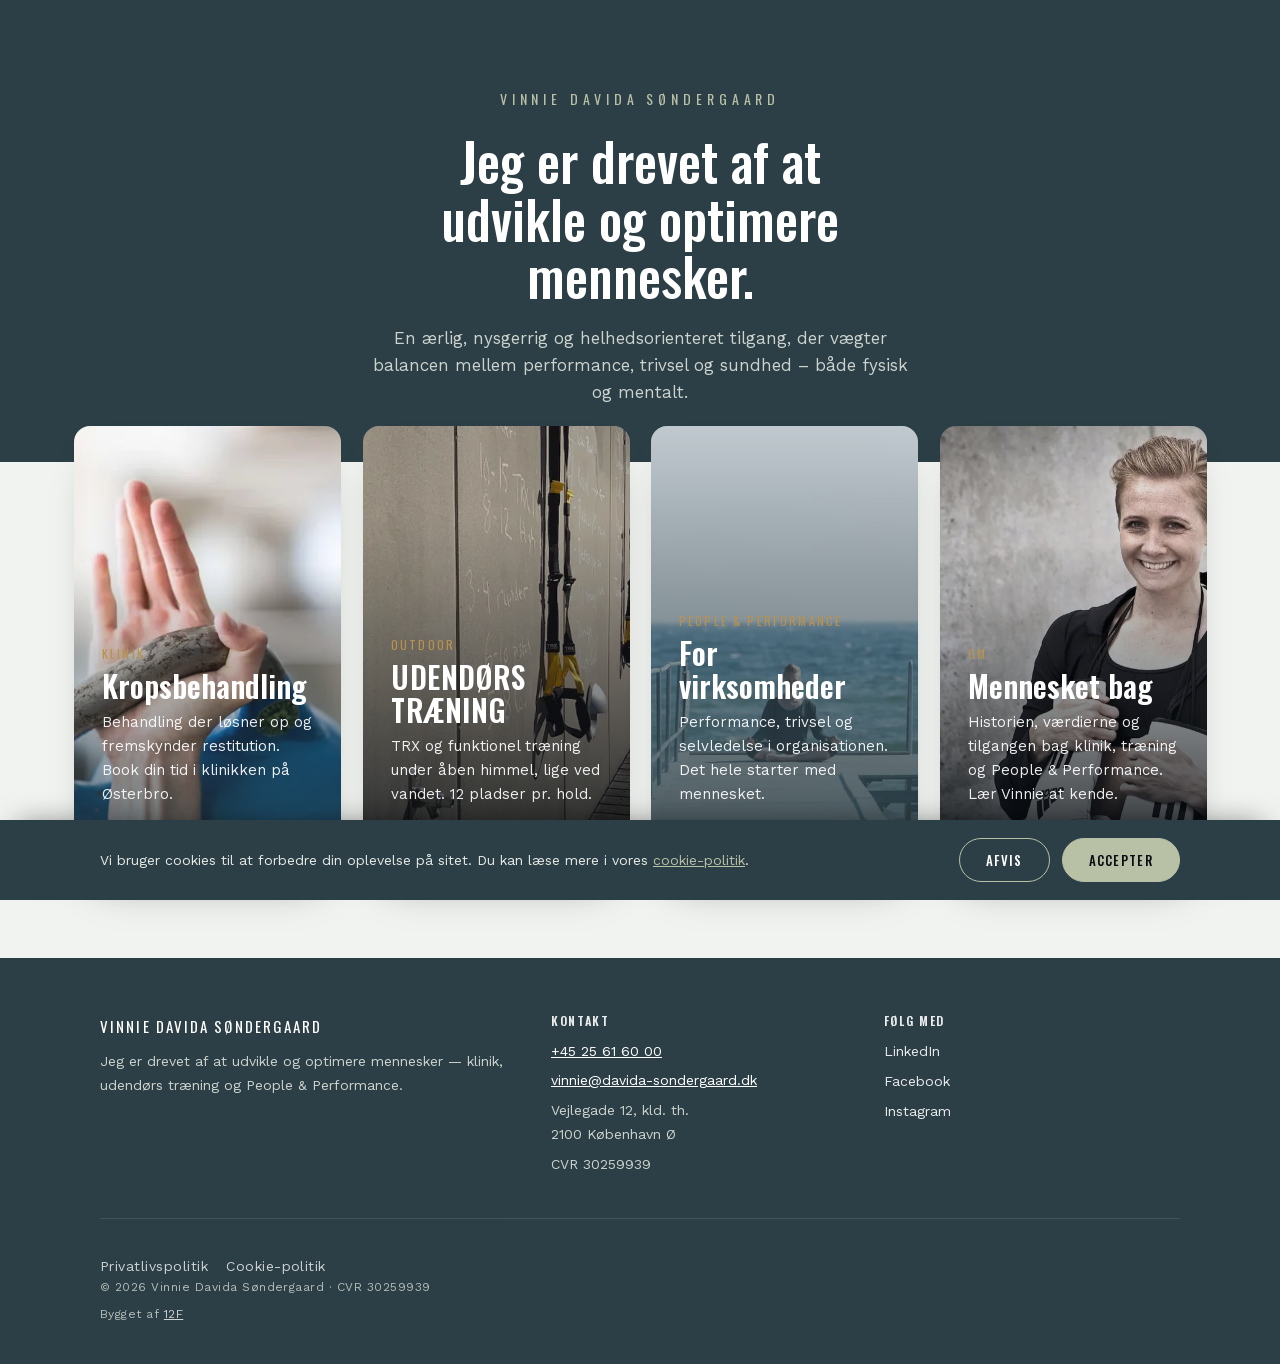
<file: index.html>
<!DOCTYPE html>
<html lang="da">
<head>
<meta charset="utf-8">
<meta name="viewport" content="width=device-width, initial-scale=1">
<!-- Set html.js before paint so .reveal start-state applies without a flash
     (progressive enhancement — see assets/js/reveal.js). -->
<script>document.documentElement.classList.add('js');</script>
<title>Vinnie Davida Søndergaard — Klinik, Workout & People & Performance</title>
<link rel="canonical" href="https://vinnie-davida-sondergaard.dk/">
<meta name="description" content="Jeg er drevet af at udvikle og optimere mennesker — fysiurgisk massage, udendørs TRX-træning og People & Performance til mennesker og organisationer.">

<!-- Favicon -->
<link rel="icon" type="image/png" href="assets/images/source/favicon.png">
<link rel="apple-touch-icon" href="assets/images/source/favicon.png">
<meta name="theme-color" content="#2c3f46">

<!-- Open Graph -->
<meta property="og:type" content="website">
<meta property="og:site_name" content="Vinnie Davida Søndergaard">
<meta property="og:locale" content="da_DK">
<meta property="og:title" content="Vinnie Davida Søndergaard — Klinik, Workout & People & Performance">
<meta property="og:description" content="Jeg er drevet af at udvikle og optimere mennesker — fysiurgisk massage, udendørs TRX-træning og People & Performance til mennesker og organisationer.">
<meta property="og:url" content="https://vinnie-davida-sondergaard.dk/">
<meta property="og:image" content="https://vinnie-davida-sondergaard.dk/assets/images/source/vinnie-davida-soendergaard-photo-martin-kaufmann-dsc-3793.jpg">

<!-- Twitter -->
<meta name="twitter:card" content="summary_large_image">
<meta name="twitter:title" content="Vinnie Davida Søndergaard — Klinik, Workout & People & Performance">
<meta name="twitter:description" content="Jeg er drevet af at udvikle og optimere mennesker — fysiurgisk massage, udendørs TRX-træning og People & Performance til mennesker og organisationer.">
<meta name="twitter:image" content="https://vinnie-davida-sondergaard.dk/assets/images/source/vinnie-davida-soendergaard-photo-martin-kaufmann-dsc-3793.jpg">
<!-- Preload the first (top-left) focus-tile image — the likely LCP element. -->
<link rel="preload" as="image" href="assets/images/source/vinnie-davida-soendergaard-photo-martin-kaufmann-dsc-4499-800.webp" fetchpriority="high">
<!-- Self-hosted variable fonts (see @font-face in tokens.css). Preloaded so they
     land with the stylesheet instead of a paint later — no third-party font
     request, no preconnect, nothing blocking the first paint. -->
<link rel="preload" as="font" type="font/woff2" href="assets/fonts/oswald-latin.woff2" crossorigin>
<link rel="preload" as="font" type="font/woff2" href="assets/fonts/worksans-latin.woff2" crossorigin>
<link rel="stylesheet" href="assets/css/tokens.css">
<style>
  body { background: var(--c-wash); }
  header.hero {
    text-align: center; padding: 88px 24px 56px; background: var(--c-slate); color: #fff;
  }
  header.hero .brand {
    font-family: var(--font-head); text-transform: uppercase; letter-spacing: .35em;
    font-size: 14px; color: var(--c-sage); margin-bottom: 22px;
  }
  header.hero h1 {
    font-size: clamp(30px, 5vw, 52px); font-weight: 500; max-width: 16ch; margin: 0 auto .4em;
  }
  header.hero p { max-width: 56ch; margin: 0 auto; color: #cdd4cf; font-size: 17px; }

  /* Four equal focus tiles in a row (wraps to 2-up, then 1-up on smaller screens). */
  .focuses { max-width: 1180px; margin: -36px auto 0; padding: 0 24px 72px;
    display: grid; gap: 22px; grid-template-columns: repeat(4, 1fr); }
  @media (max-width: 980px){ .focuses { grid-template-columns: repeat(2, 1fr); } }
  @media (max-width: 560px){ .focuses { grid-template-columns: 1fr; } }
  .tile {
    position: relative; border-radius: 16px; overflow: hidden; text-decoration: none;
    min-height: 460px; display: flex; flex-direction: column; justify-content: flex-end;
    color: #fff; box-shadow: 0 20px 40px -24px rgba(0,0,0,.4);
    transition: transform .25s ease, box-shadow .25s ease;
  }
  .tile:hover { transform: translateY(-6px); box-shadow: 0 28px 54px -24px rgba(0,0,0,.5); }
  .tile .bg { position: absolute; inset: 0; background-size: cover; background-position: center; transition: transform .5s ease; }
  .tile:hover .bg { transform: scale(1.05); }
  .tile .veil { position: absolute; inset: 0; }
  .tile .body { position: relative; padding: 28px; }
  .tile .tag { font-family: var(--font-head); text-transform: uppercase; letter-spacing: .18em; font-size: 12px; color: var(--c-gold); }
  .tile h2 { font-size: 30px; margin: 6px 0 8px; }
  .tile p { margin: 0 0 16px; font-size: 15px; opacity: .92; max-width: 34ch; }
  .tile .go { font-family: var(--font-head); text-transform: uppercase; letter-spacing: .1em; font-size: 13px;
    border-top: 1px solid rgba(255,255,255,.3); padding-top: 14px; }

  /* Klinik — light & calm */
  .c-klinik .bg { background-image: url('assets/images/source/vinnie-davida-soendergaard-photo-martin-kaufmann-dsc-4499-800.webp'); }
  .c-klinik .veil { background: linear-gradient(180deg, rgba(240,243,240,0) 30%, rgba(44,63,70,.78) 100%); }

  /* Workout — bold & dark */
  .c-workout .bg { background-image: url('assets/images/source/split-trx-800.webp'); }
  .c-workout .veil { background: linear-gradient(180deg, rgba(8,13,18,.15) 20%, rgba(8,13,18,.88) 100%); }
  .c-workout h2 { text-transform: uppercase; letter-spacing: .02em; }

  /* People & Performance — refined slate */
  .c-pp .bg { background-image: url('assets/images/source/vinnie-davida-soendergaard-photo-martin-kaufmann-dsc-3914-1-800.webp'); }
  .c-pp .veil { background: linear-gradient(180deg, rgba(44,63,70,.25) 0%, rgba(44,63,70,.92) 100%); }

  /* Om — same image-tile style and size as the other three. */
  .c-om .bg { background-image: url('assets/images/source/vinnie-davida-soendergaard-portrait-muusfoto-800.webp');
    background-position: center top; }
  .c-om .veil { background: linear-gradient(180deg, rgba(8,13,18,.12) 25%, rgba(8,13,18,.9) 100%); }

  /* Landing footer tone: dark slate, on the pale-green page */
  .site-footer { --foot-bg: var(--c-slate); --foot-fg: #cdd4cf; --foot-head: #fff; --foot-link: #fff; }
</style>

<!-- Structured data (#23): the person/brand behind all three focuses. -->
<script type="application/ld+json">
{
  "@context": "https://schema.org",
  "@graph": [
    {
      "@type": "WebSite",
      "@id": "https://vinnie-davida-sondergaard.dk/#website",
      "url": "https://vinnie-davida-sondergaard.dk/",
      "name": "Vinnie Davida Søndergaard",
      "description": "Fysiurgisk massage, udendørs TRX-træning og People & Performance til mennesker og organisationer.",
      "inLanguage": "da-DK",
      "publisher": {
        "@id": "https://vinnie-davida-sondergaard.dk/#person"
      },
      "copyrightHolder": {
        "@id": "https://vinnie-davida-sondergaard.dk/#person"
      }
    },
    {
      "@type": "PostalAddress",
      "@id": "https://vinnie-davida-sondergaard.dk/#address",
      "streetAddress": "Vejlegade 12, kld. th.",
      "postalCode": "2100",
      "addressLocality": "København Ø",
      "addressRegion": "Hovedstaden",
      "addressCountry": "DK"
    },
    {
      "@type": "Person",
      "@id": "https://vinnie-davida-sondergaard.dk/#person",
      "name": "Vinnie Davida Søndergaard",
      "givenName": "Vinnie",
      "familyName": "Søndergaard",
      "url": "https://vinnie-davida-sondergaard.dk/",
      "mainEntityOfPage": {
        "@id": "https://vinnie-davida-sondergaard.dk/om/#webpage"
      },
      "image": {
        "@type": "ImageObject",
        "url": "https://vinnie-davida-sondergaard.dk/assets/images/source/vinnie-davida-soendergaard-portrait-muusfoto.jpg",
        "width": 1100,
        "height": 1032
      },
      "jobTitle": [
        "Fysiurgisk massør",
        "Personlig træner",
        "People & Performance-rådgiver"
      ],
      "description": "Drevet af at udvikle og optimere mennesker. Tidligere professionel bokser og europamester, i dag fysiurgisk massør, træner og people-and-performance-rådgiver med klinik på Østerbro i København.",
      "birthDate": "1980",
      "birthPlace": {
        "@type": "Place",
        "name": "Vejle, Danmark"
      },
      "nationality": {
        "@type": "Country",
        "name": "Danmark"
      },
      "knowsLanguage": [
        "da",
        "en"
      ],
      "gender": "Female",
      "telephone": "+4525616000",
      "email": "vinnie@davida-sondergaard.dk",
      "address": {
        "@id": "https://vinnie-davida-sondergaard.dk/#address"
      },
      "identifier": {
        "@type": "PropertyValue",
        "propertyID": "CVR",
        "value": "30259939"
      },
      "sameAs": [
        "https://www.facebook.com/lifepoweredthroughinside",
        "https://www.instagram.com/vinnie_davida_sondergaard"
      ],
      "knowsAbout": [
        "Fysiurgisk massage",
        "Kranio-sakral terapi",
        "Kropsbehandling",
        "TRX Suspension Training",
        "Funktionel træning",
        "Restitution",
        "Performance",
        "Trivsel",
        "Selvledelse",
        "Talentudvikling",
        "Ergonomi og APV"
      ],
      "award": [
        "2× Europamester som amatørbokser — første kvinde i Danmarks historie",
        "EU-mester og kåret som bedste bokser",
        "VM-bronze som amatørbokser",
        "5× jysk mester, 4× dansk mester og 3× nordisk mester",
        "EBU Europamester som professionel bokser",
        "WBC junior-mester",
        "WIBF-mester"
      ],
      "hasOccupation": [
        {
          "@type": "Occupation",
          "name": "Fysiurgisk massør"
        },
        {
          "@type": "Occupation",
          "name": "Personlig træner"
        },
        {
          "@type": "Occupation",
          "name": "Bokser",
          "occupationalCategory": "Professionel bokser 2007–2011"
        }
      ],
      "hasCredential": [
        {
          "@type": "EducationalOccupationalCredential",
          "name": "Fysiurgisk massør",
          "credentialCategory": "Erhvervsuddannelse",
          "dateCreated": "2007"
        },
        {
          "@type": "EducationalOccupationalCredential",
          "name": "Kranio-sakral terapeut",
          "credentialCategory": "Erhvervsuddannelse",
          "dateCreated": "2008"
        },
        {
          "@type": "EducationalOccupationalCredential",
          "name": "Biodynamisk kranio-sakral terapeut",
          "credentialCategory": "Erhvervsuddannelse",
          "dateCreated": "2017"
        },
        {
          "@type": "EducationalOccupationalCredential",
          "name": "TRX Suspension Training Coach (STC, SMSTC, FTC)",
          "credentialCategory": "Trænercertificering",
          "dateCreated": "2010"
        }
      ],
      "worksFor": [
        {
          "@id": "https://vinnie-davida-sondergaard.dk/klinik/#clinic"
        },
        {
          "@id": "https://vinnie-davida-sondergaard.dk/people-performance/#practice"
        }
      ]
    },
    {
      "@type": "WebPage",
      "@id": "https://vinnie-davida-sondergaard.dk/#webpage",
      "url": "https://vinnie-davida-sondergaard.dk/",
      "name": "Vinnie Davida Søndergaard — Klinik, Workout & People & Performance",
      "description": "Jeg er drevet af at udvikle og optimere mennesker — fysiurgisk massage, udendørs TRX-træning og People & Performance til mennesker og organisationer.",
      "isPartOf": {
        "@id": "https://vinnie-davida-sondergaard.dk/#website"
      },
      "inLanguage": "da-DK",
      "about": {
        "@id": "https://vinnie-davida-sondergaard.dk/#person"
      }
    },
    {
      "@type": "ItemList",
      "@id": "https://vinnie-davida-sondergaard.dk/#focuses",
      "name": "Fokusområder",
      "itemListElement": [
        {
          "@type": "ListItem",
          "position": 1,
          "name": "Klinik — fysiurgisk massage",
          "url": "https://vinnie-davida-sondergaard.dk/klinik/"
        },
        {
          "@type": "ListItem",
          "position": 2,
          "name": "Workout — udendørs TRX",
          "url": "https://vinnie-davida-sondergaard.dk/workout/"
        },
        {
          "@type": "ListItem",
          "position": 3,
          "name": "People & Performance",
          "url": "https://vinnie-davida-sondergaard.dk/people-performance/"
        },
        {
          "@type": "ListItem",
          "position": 4,
          "name": "Om Vinnie",
          "url": "https://vinnie-davida-sondergaard.dk/om/"
        }
      ]
    }
  ]
}
</script>

<!-- Umami analytics (self-hosted, cookieless — stores nothing on the visitor's
     device, so it runs without consent and is unaffected by the cookie banner). -->
<!-- Umami analytics: production-hostname guard — local dev (localhost/127.0.0.1/preview domains) never reports to the vinnie-davida-sondergaard.dk production site. -->
<script>
(function(){var H="vinnie-davida-sondergaard.dk",d=document;if(location.hostname===H||location.hostname==="www."+H){var s=d.createElement("script");s.src="https://umami.robert-jensen.dk/script.js";s.defer=true;s.dataset.websiteId="a69e5bab-fe9e-46c9-9f9f-39545f3791a4";s.dataset.performance="true";d.head.appendChild(s);}})();
</script>
</head>
<body>
  <header class="hero">
    <div class="brand">Vinnie Davida Søndergaard</div>
    <h1>Jeg er drevet af at udvikle og optimere mennesker.</h1>
    <p>En ærlig, nysgerrig og helhedsorienteret tilgang, der vægter balancen mellem performance, trivsel og sundhed – både fysisk og mentalt.</p>
  </header>

  <main class="focuses reveal-stagger">
    <a class="tile c-klinik reveal" href="klinik/">
      <div class="bg"></div><div class="veil"></div>
      <div class="body">
        <div class="tag">Klinik</div>
        <h2>Kropsbehandling</h2>
        <p>Behandling der løsner op og fremskynder restitution. Book din tid i klinikken på Østerbro.</p>
        <div class="go">Book tid →</div>
      </div>
    </a>

    <a class="tile c-workout reveal" href="workout/">
      <div class="bg"></div><div class="veil"></div>
      <div class="body">
        <div class="tag">Outdoor</div>
        <h2>Udendørs træning</h2>
        <p>TRX og funktionel træning under åben himmel, lige ved vandet. 12 pladser pr. hold.</p>
        <div class="go">Tilmeld dig nu →</div>
      </div>
    </a>

    <a class="tile c-pp reveal" href="people-performance/">
      <div class="bg"></div><div class="veil"></div>
      <div class="body">
        <div class="tag">People &amp; Performance</div>
        <h2>For virksomheder</h2>
        <p>Performance, trivsel og selvledelse i organisationen. Det hele starter med mennesket.</p>
        <div class="go">Lad os komme i gang →</div>
      </div>
    </a>

    <a class="tile c-om reveal" href="om/">
      <div class="bg"></div><div class="veil"></div>
      <div class="body">
        <div class="tag">Om</div>
        <h2>Mennesket bag</h2>
        <p>Historien, værdierne og tilgangen bag klinik, træning og People &amp; Performance. Lær Vinnie at kende.</p>
        <div class="go">Læs mere →</div>
      </div>
    </a>
  </main>

  <!-- ===================================================================
       CANONICAL SHARED FOOTER (see assets/css/tokens.css .site-footer)
       This exact markup is duplicated on all four pages. Keep it identical;
       only the asset/href path prefix differs ("" on the hub, "../" on
       sub-sites) and tone is set via the .site-footer custom properties in
       each page's <style>.
       =================================================================== -->
  <footer class="site-footer">
    <div class="foot-inner">
      <div>
        <p class="foot-brand">Vinnie Davida Søndergaard</p>
        <p>Jeg er drevet af at udvikle og optimere mennesker — klinik, udendørs træning og People &amp; Performance.</p>
      </div>
      <div>
        <h2 class="foot-head">Kontakt</h2>
        <p><a href="tel:+4525616000">+45 25 61 60 00</a></p>
        <p><a href="mailto:vinnie@davida-sondergaard.dk">vinnie@davida-sondergaard.dk</a></p>
        <p>Vejlegade 12, kld. th.<br>2100 København Ø</p>
        <p>CVR 30259939</p>
      </div>
      <div>
        <h2 class="foot-head">Følg med</h2>
        <div class="social">
          <a href="https://www.linkedin.com/search/results/all/?keywords=Vinnie%20Davida%20S%C3%B8ndergaard" target="_blank" rel="noopener">LinkedIn</a>
          <a href="https://www.facebook.com/lifepoweredthroughinside" target="_blank" rel="noopener">Facebook</a>
          <a href="https://www.instagram.com/vinnie_davida_sondergaard" target="_blank" rel="noopener">Instagram</a>
        </div>
      </div>
    </div>
    <div class="foot-base">
      <div class="foot-legal">
        <a href="privatlivspolitik.html">Privatlivspolitik</a>
        <a href="cookie-politik.html">Cookie-politik</a>
      </div>
      © <span id="year">2026</span> Vinnie Davida Søndergaard · CVR 30259939
      <span class="foot-credit">Bygget af <a href="https://www.12f.dk/" target="_blank" rel="noopener">12F</a></span>
    </div>
  </footer>
  <script src="assets/js/nav.js" defer></script>
  <script src="assets/js/reveal.js" defer></script>
  <script src="assets/js/cookie.js" data-path-prefix="" defer></script>
</body>
</html>
</file>
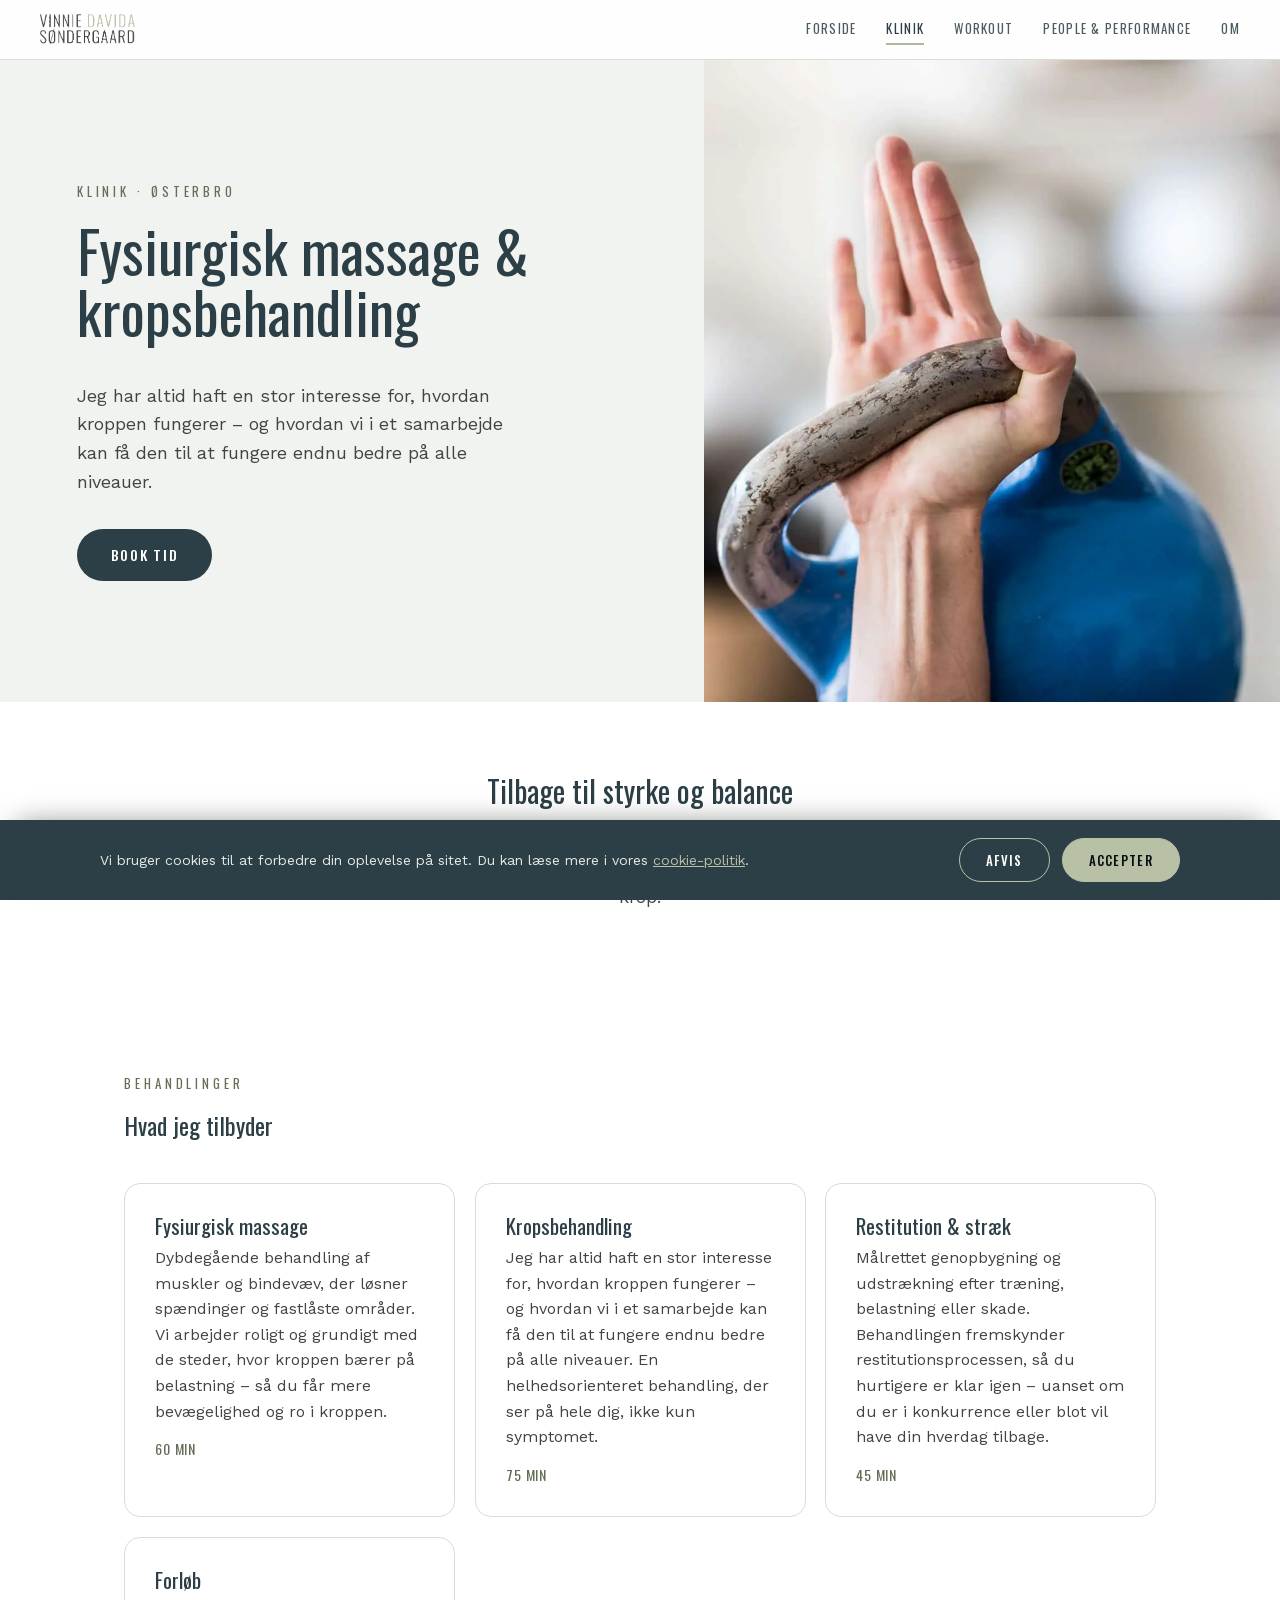
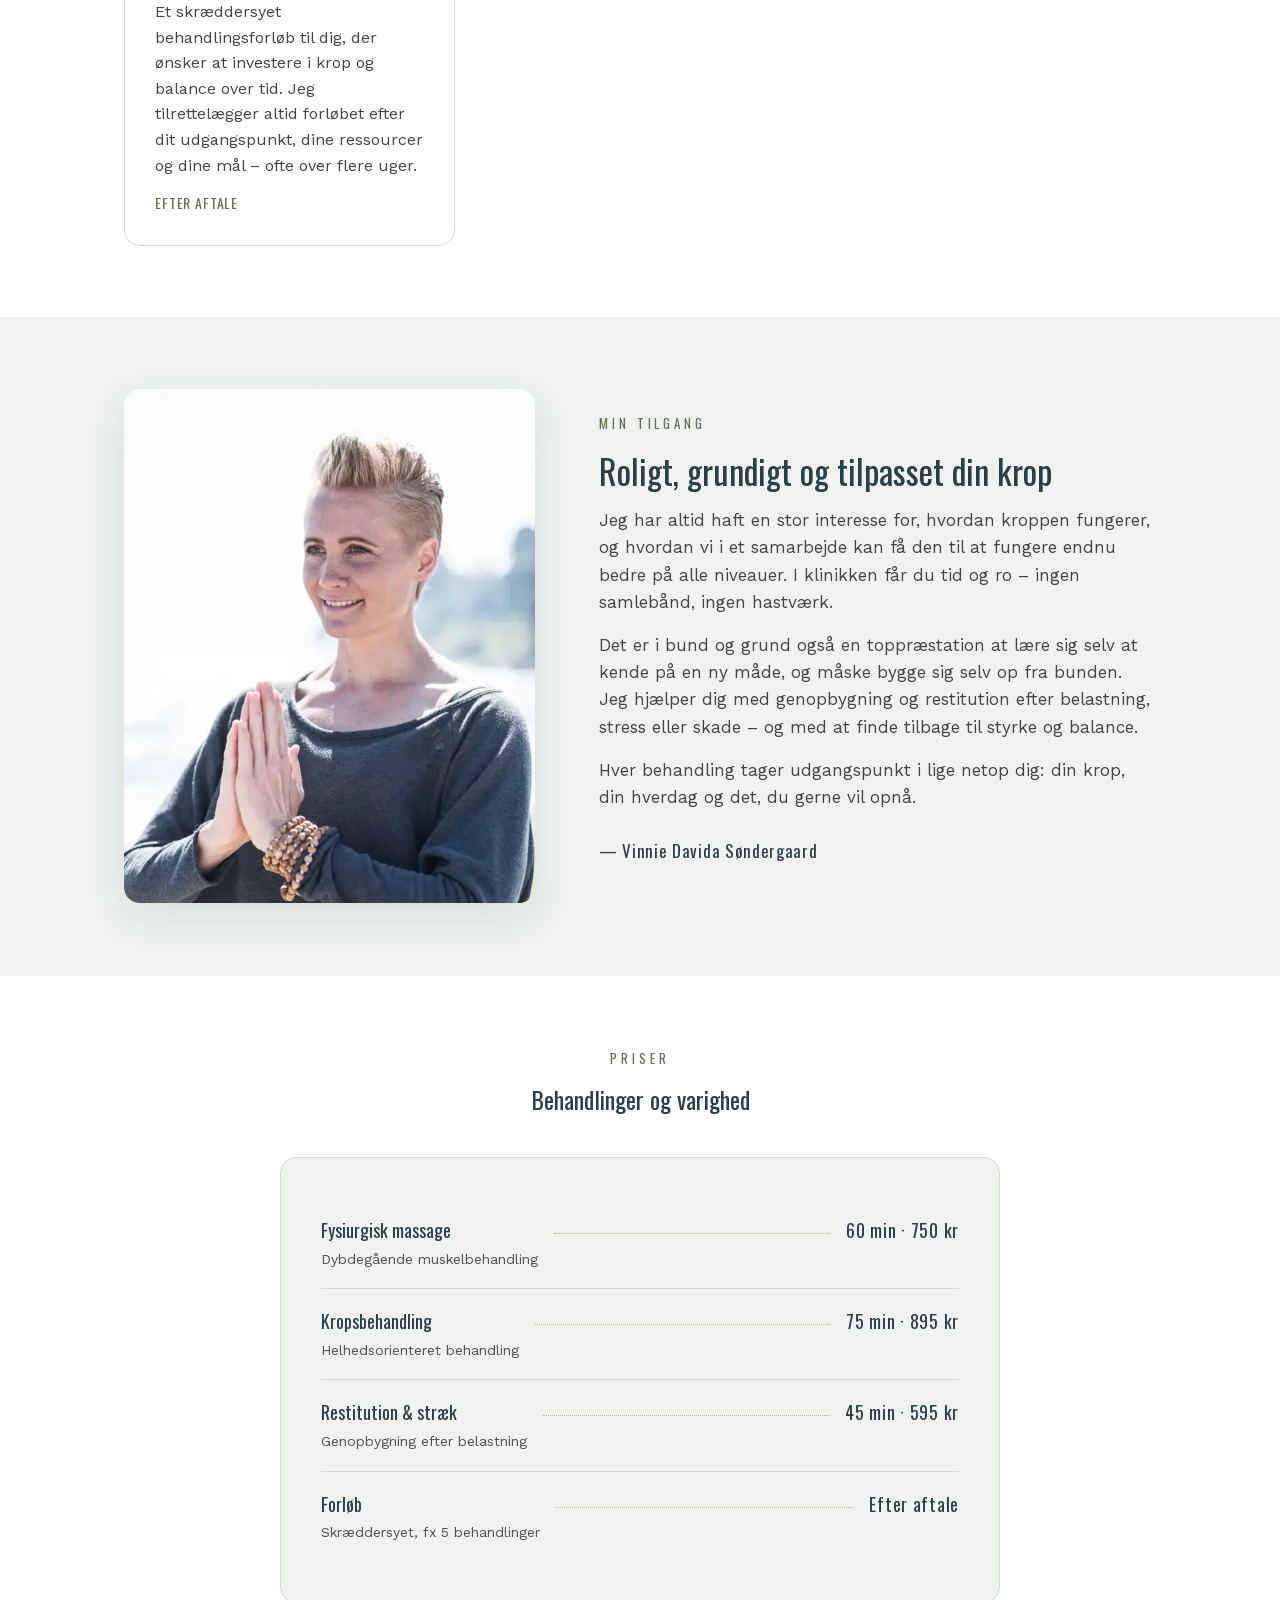
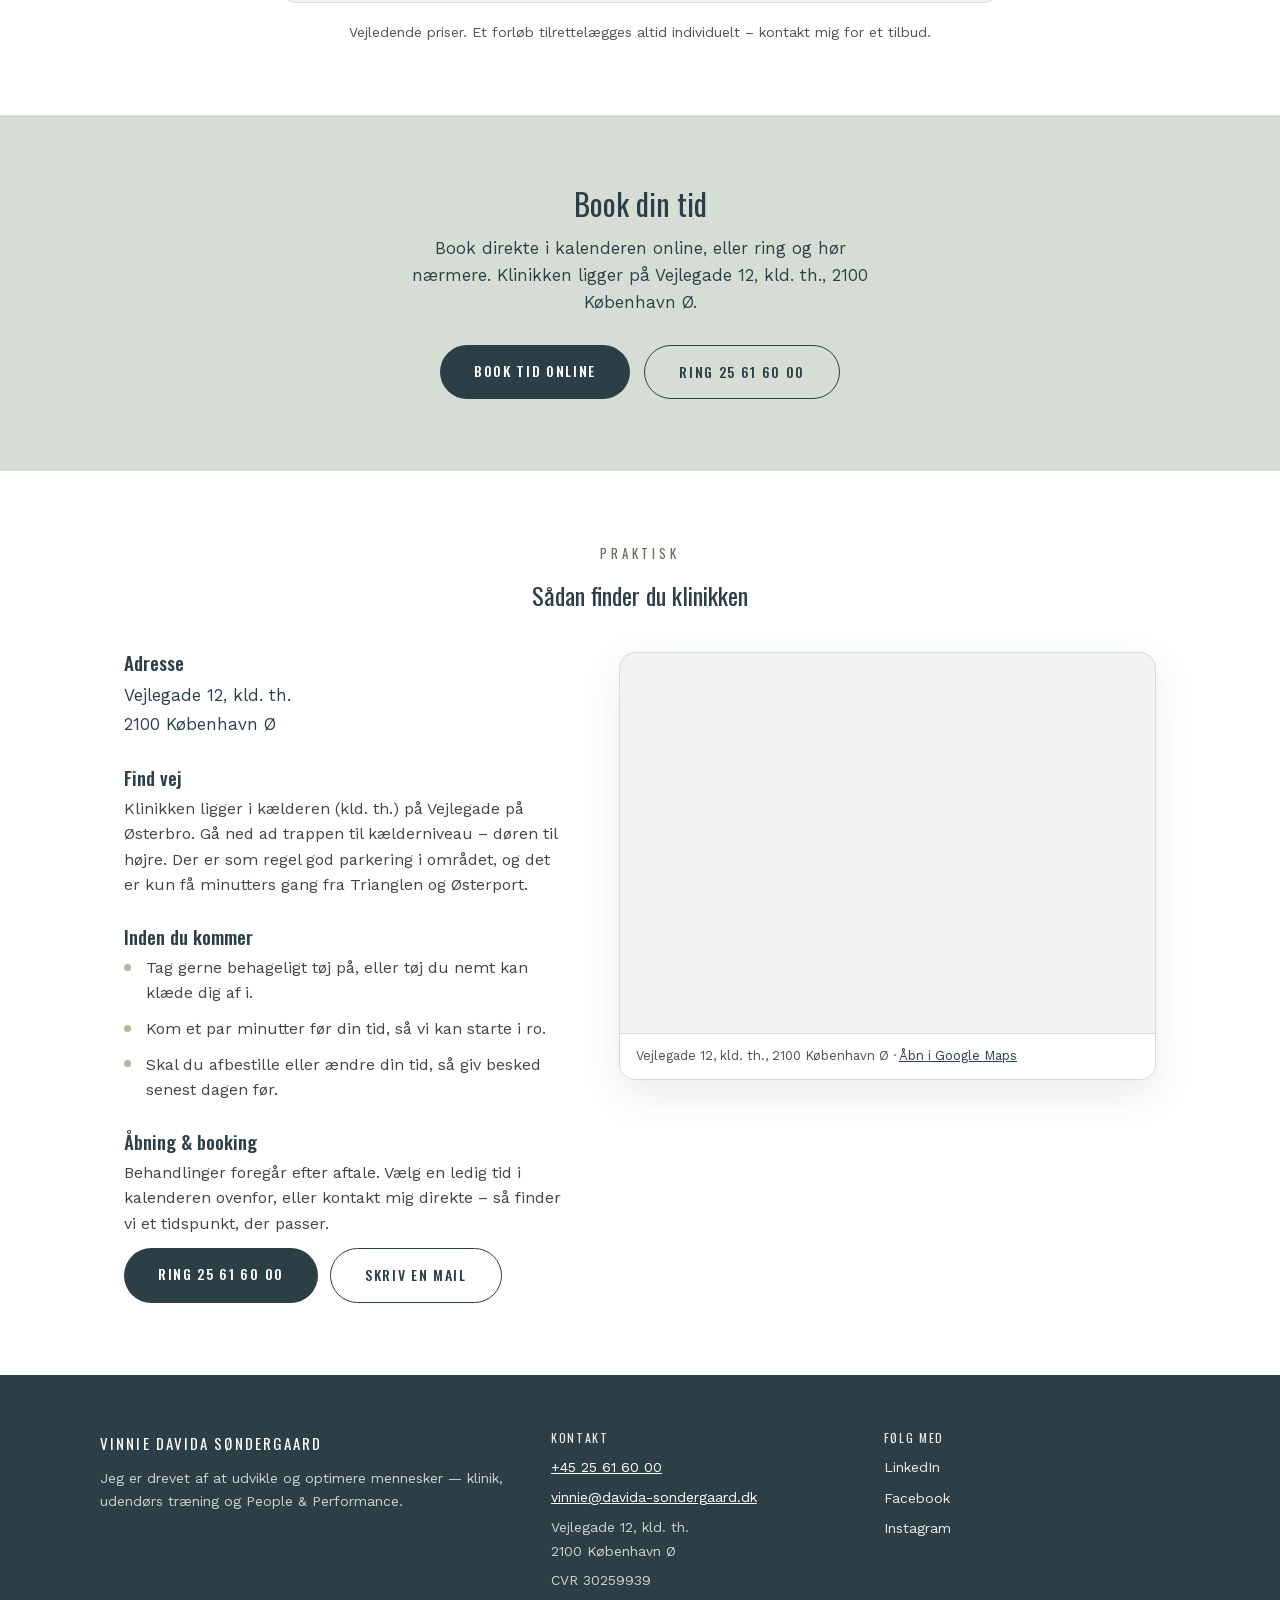
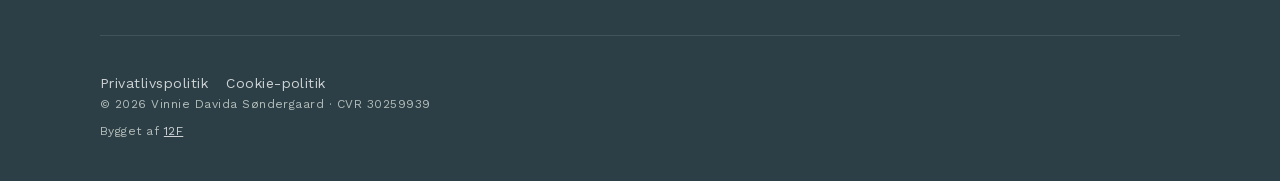
<file: klinik/index.html>
<!DOCTYPE html>
<html lang="da">
<head>
<meta charset="utf-8">
<meta name="viewport" content="width=device-width, initial-scale=1">
<script>document.documentElement.classList.add('js');</script>
<title>Klinik — Fysiurgisk massage | Vinnie Davida Søndergaard</title>
<link rel="canonical" href="https://vinnie-davida-sondergaard.dk/klinik/">
<meta name="description" content="Fysiurgisk massage og kropsbehandling i en rolig klinik på Østerbro, København. Book din tid online.">

<!-- Favicon -->
<link rel="icon" type="image/png" href="../assets/images/source/favicon.png">
<link rel="apple-touch-icon" href="../assets/images/source/favicon.png">
<meta name="theme-color" content="#d6ddd5">

<!-- Open Graph -->
<meta property="og:type" content="website">
<meta property="og:site_name" content="Vinnie Davida Søndergaard">
<meta property="og:locale" content="da_DK">
<meta property="og:title" content="Klinik — Fysiurgisk massage | Vinnie Davida Søndergaard">
<meta property="og:description" content="Fysiurgisk massage og kropsbehandling i en rolig klinik på Østerbro, København. Book din tid online.">
<meta property="og:url" content="https://vinnie-davida-sondergaard.dk/klinik/">
<meta property="og:image" content="https://vinnie-davida-sondergaard.dk/assets/images/source/vinnie-davida-soendergaard-photo-martin-kaufmann-dsc-4499.jpg">

<!-- Twitter -->
<meta name="twitter:card" content="summary_large_image">
<meta name="twitter:title" content="Klinik — Fysiurgisk massage | Vinnie Davida Søndergaard">
<meta name="twitter:description" content="Fysiurgisk massage og kropsbehandling i en rolig klinik på Østerbro, København. Book din tid online.">
<meta name="twitter:image" content="https://vinnie-davida-sondergaard.dk/assets/images/source/vinnie-davida-soendergaard-photo-martin-kaufmann-dsc-4499.jpg">
<!-- Preload the hero photo (a CSS background, otherwise discovered late) — the LCP element. -->
<link rel="preload" as="image" href="../assets/images/source/vinnie-davida-soendergaard-photo-martin-kaufmann-dsc-4499.webp" fetchpriority="high">
<!-- Self-hosted variable fonts (see @font-face in tokens.css). Preloaded so they
     land with the stylesheet instead of a paint later — no third-party font
     request, no preconnect, nothing blocking the first paint. -->
<link rel="preload" as="font" type="font/woff2" href="../assets/fonts/oswald-latin.woff2" crossorigin>
<link rel="preload" as="font" type="font/woff2" href="../assets/fonts/worksans-latin.woff2" crossorigin>
<link rel="stylesheet" href="../assets/css/tokens.css">
<style>
  /* Klinik tone: calm, clean, airy, healing */
  body { background: var(--c-wash); color: var(--c-slate); }
  h1, h2, h3 { font-weight: 400; color: var(--c-slate); }

  .hero { display: grid; grid-template-columns: 1.1fr .9fr; min-height: 78vh; }
  .hero .text { display: flex; flex-direction: column; justify-content: center; padding: 80px clamp(24px,6vw,96px); }
  .hero .photo { background: url('../assets/images/source/vinnie-davida-soendergaard-photo-martin-kaufmann-dsc-4499.webp') center/cover; }
  .hero h1 { font-size: clamp(34px, 5vw, 58px); line-height: 1.05; margin-bottom: 22px; }
  .hero p { font-size: 18px; color: var(--c-text); max-width: 46ch; margin-bottom: 32px; }

  .intro { background: #fff; }
  .intro .wrap { max-width: 720px; text-align: center; }
  .intro h2 { font-size: 30px; margin-bottom: 18px; }
  .intro p { font-size: 18px; color: var(--c-text); }

  .treatments { background: #fff; }
  .treatments .grid { display: grid; gap: 20px; grid-template-columns: repeat(auto-fit,minmax(250px,1fr)); }
  .card h3 { font-size: 21px; margin-bottom: 8px; }
  .card p { color: var(--c-text); margin: 0 0 14px; }
  .card .meta { font-family: var(--font-head); color: var(--c-eyebrow); font-size: 14px; letter-spacing: .06em; text-transform: uppercase; }

  /* Approach / about the clinic — warm, calm two-column block */
  .approach { background: var(--c-wash); }
  .approach .grid { display: grid; gap: clamp(32px,5vw,64px); grid-template-columns: .85fr 1.15fr; align-items: center; }
  .approach .photo { border-radius: 16px; overflow: hidden; box-shadow: 0 14px 40px rgba(44,63,70,.12); }
  .approach .photo img { width: 100%; height: 100%; object-fit: cover; aspect-ratio: 4/5; }
  .approach h2 { font-size: clamp(26px,3.4vw,34px); margin-bottom: 18px; }
  .approach p { font-size: 17px; color: var(--c-text); margin: 0 0 16px; max-width: 56ch; }
  .approach .signature { font-family: var(--font-head); color: var(--c-slate); letter-spacing: .04em; margin-top: 26px; }
  @media (max-width: 760px){ .approach .grid { grid-template-columns: 1fr; } }

  /* Pricing — clean, editable price list */
  .pricing { background: #fff; }
  .pricing .price-list { max-width: 720px; margin: 0 auto; background: var(--c-wash); border: 1px solid var(--c-sage-light); border-radius: 16px; padding: clamp(20px,4vw,40px); }
  .pricing .price-row { display: flex; align-items: baseline; justify-content: space-between; gap: 16px; padding: 18px 0; border-bottom: 1px solid var(--c-sage-light); }
  .pricing .price-row:last-child { border-bottom: 0; }
  .pricing .price-row .name { font-family: var(--font-head); font-size: 18px; color: var(--c-slate); }
  .pricing .price-row .name small { display: block; font-family: var(--font-body); font-size: 14px; color: var(--c-text-soft); text-transform: none; letter-spacing: 0; margin-top: 3px; }
  .pricing .price-row .dots { flex: 1; border-bottom: 1px dotted var(--c-sage-muted); transform: translateY(-4px); min-width: 16px; }
  .pricing .price-row .amount { font-family: var(--font-head); font-size: 18px; color: var(--c-slate); white-space: nowrap; letter-spacing: .04em; }
  .pricing .price-note { max-width: 720px; margin: 18px auto 0; font-size: 14px; color: var(--c-text-soft); text-align: center; }
  @media (max-width: 520px){ .pricing .price-row .dots { display: none; } }

  .booking { background: var(--c-sage-light); text-align: center; }
  .booking h2 { font-size: 30px; }
  .booking p { font-size: 17px; max-width: 48ch; margin: 0 auto 28px; }
  .booking .actions { display: flex; gap: 14px; justify-content: center; flex-wrap: wrap; }

  /* ── Booking overlay (EZME calendar in a lightbox) ─────────────────────── */
  .booking-modal {
    position: fixed; inset: 0; z-index: 100;
    display: flex; align-items: center; justify-content: center;
    padding: clamp(12px, 4vw, 40px);
  }
  .booking-modal[hidden] { display: none; }
  .booking-modal__backdrop {
    position: absolute; inset: 0;
    background: rgba(44, 63, 70, .55);
    backdrop-filter: blur(2px); -webkit-backdrop-filter: blur(2px);
    opacity: 0; transition: opacity .28s ease;
  }
  .booking-modal__dialog {
    position: relative; z-index: 1;
    width: min(560px, 100%); max-height: 92vh;
    display: flex; flex-direction: column;
    background: #fff; border-radius: 18px; overflow: hidden;
    box-shadow: 0 24px 70px rgba(44, 63, 70, .32);
    opacity: 0; transform: translateY(14px) scale(.98);
    transition: opacity .28s ease, transform .28s ease;
  }
  .booking-modal.is-open .booking-modal__backdrop { opacity: 1; }
  .booking-modal.is-open .booking-modal__dialog { opacity: 1; transform: none; }
  .booking-modal__close {
    position: absolute; top: 10px; right: 12px; z-index: 2;
    width: 40px; height: 40px; border-radius: 999px; cursor: pointer;
    background: rgba(255, 255, 255, .92); border: 1px solid var(--c-sage-light);
    color: var(--c-slate); font-size: 24px; line-height: 1;
    display: inline-flex; align-items: center; justify-content: center;
    transition: background .2s, border-color .2s;
  }
  .booking-modal__close:hover { background: var(--c-sage-light); border-color: var(--c-sage); }
  .booking-modal__frame { flex: 1; min-height: 0; }
  .booking-modal__iframe {
    display: block; width: 100%; height: min(760px, 92vh);
    border: 0; background: #fff;
  }
  @media (prefers-reduced-motion: reduce) {
    .booking-modal__backdrop, .booking-modal__dialog { transition: none; }
  }

  /* ── Practical info: address, map & how to find the clinic (issue #9) ───── */
  .practical { background: #fff; }
  .practical .grid {
    display: grid; gap: clamp(28px, 5vw, 56px);
    grid-template-columns: .9fr 1.1fr; align-items: start;
  }
  @media (max-width: 760px){ .practical .grid { grid-template-columns: 1fr; } }

  .practical .info h3 {
    font-family: var(--font-head); font-weight: 500; font-size: 19px;
    color: var(--c-slate); margin: 0 0 8px;
  }
  .practical .info .block { margin-bottom: 28px; }
  .practical .info .block:last-child { margin-bottom: 0; }
  .practical .info address {
    font-style: normal; font-size: 17px; line-height: 1.7; color: var(--c-slate);
  }
  .practical .info p { font-size: 16px; color: var(--c-text); margin: 0 0 12px; max-width: 52ch; }
  .practical .info p:last-child { margin-bottom: 0; }
  .practical .info ul {
    list-style: none; padding: 0; margin: 0;
    font-size: 16px; color: var(--c-text); line-height: 1.6;
  }
  .practical .info ul li { position: relative; padding-left: 22px; margin-bottom: 10px; }
  .practical .info ul li:last-child { margin-bottom: 0; }
  .practical .info ul li::before {
    content: ""; position: absolute; left: 0; top: .55em;
    width: 7px; height: 7px; border-radius: 999px; background: var(--c-sage-muted);
  }
  .practical .contact-actions { display: flex; gap: 12px; flex-wrap: wrap; margin-top: 6px; }

  /* Map: rounded card framing the embed; placeholder fallback if not embedded */
  .practical .map {
    border-radius: 16px; overflow: hidden;
    border: 1px solid var(--c-sage-light);
    box-shadow: 0 14px 40px rgba(44,63,70,.10);
    background: var(--c-wash);
    min-height: 340px; position: relative;
  }
  .practical .map iframe { display: block; width: 100%; height: 100%; min-height: 380px; border: 0; }
  .practical .map .map-caption {
    font-size: 13px; color: var(--c-text-soft);
    padding: 12px 16px; background: #fff; border-top: 1px solid var(--c-sage-light);
  }
  .practical .map .map-caption a { color: var(--c-slate); }

  /* Klinik tone: light, calm top-nav; dark slate footer */
  .site-nav { --nav-bg: rgba(255,255,255,.92); --nav-fg: var(--c-slate); --nav-border: var(--c-sage-light); --nav-accent: var(--c-sage-muted); }
  .site-footer { --foot-bg: var(--c-slate); --foot-fg: #cdd4cf; --foot-head: #fff; --foot-link: #fff; }
  /* offset first section for the fixed nav */
  .hero { padding-top: 60px; }
  @media (max-width: 760px){ .hero { grid-template-columns: 1fr; } .hero .photo { min-height: 320px; order: -1; } }
</style>

<!-- Structured data (#23): the clinic as a local business, for local SEO. -->
<script type="application/ld+json">
{
  "@context": "https://schema.org",
  "@graph": [
    {
      "@type": "PostalAddress",
      "@id": "https://vinnie-davida-sondergaard.dk/#address",
      "streetAddress": "Vejlegade 12, kld. th.",
      "postalCode": "2100",
      "addressLocality": "København Ø",
      "addressRegion": "Hovedstaden",
      "addressCountry": "DK"
    },
    {
      "@type": [
        "HealthAndBeautyBusiness",
        "LocalBusiness"
      ],
      "@id": "https://vinnie-davida-sondergaard.dk/klinik/#clinic",
      "name": "Vinnie Davida Søndergaard — Klinik",
      "legalName": "Vinnie Davida Søndergaard",
      "description": "Fysiurgisk massage og kropsbehandling i en rolig klinik på Østerbro i København. Behandlingen løsner op, fremskynder restitutionsprocessen og hjælper dig tilbage efter belastning, stress eller skade.",
      "url": "https://vinnie-davida-sondergaard.dk/klinik/",
      "image": "https://vinnie-davida-sondergaard.dk/assets/images/source/vinnie-davida-soendergaard-photo-martin-kaufmann-dsc-4499.jpg",
      "telephone": "+4525616000",
      "email": "vinnie@davida-sondergaard.dk",
      "priceRange": "595–895 DKK",
      "currenciesAccepted": "DKK",
      "address": {
        "@id": "https://vinnie-davida-sondergaard.dk/#address"
      },
      "geo": {
        "@type": "GeoCoordinates",
        "latitude": 55.705208,
        "longitude": 12.586269
      },
      "hasMap": "https://www.google.com/maps/search/?api=1&query=Vejlegade+12+2100+K%C3%B8benhavn+%C3%98",
      "identifier": {
        "@type": "PropertyValue",
        "propertyID": "CVR",
        "value": "30259939"
      },
      "founder": {
        "@id": "https://vinnie-davida-sondergaard.dk/#person"
      },
      "employee": {
        "@id": "https://vinnie-davida-sondergaard.dk/#person"
      },
      "parentOrganization": {
        "@id": "https://vinnie-davida-sondergaard.dk/people-performance/#practice"
      },
      "sameAs": [
        "https://www.facebook.com/lifepoweredthroughinside",
        "https://www.instagram.com/vinnie_davida_sondergaard"
      ],
      "areaServed": [
        {
          "@type": "City",
          "name": "København"
        },
        {
          "@type": "AdministrativeArea",
          "name": "Østerbro"
        }
      ],
      "publicAccess": true,
      "isAccessibleForFree": false,
      "knowsLanguage": [
        "da",
        "en"
      ],
      "potentialAction": {
        "@type": "ReserveAction",
        "name": "Book tid online",
        "target": {
          "@type": "EntryPoint",
          "urlTemplate": "https://vinnie-davida-sondergaard.dk/klinik/#book",
          "actionPlatform": [
            "https://schema.org/DesktopWebPlatform",
            "https://schema.org/MobileWebPlatform"
          ]
        },
        "result": {
          "@type": "Reservation",
          "name": "Behandlingstid"
        }
      },
      "hasOfferCatalog": {
        "@type": "OfferCatalog",
        "name": "Behandlinger",
        "itemListElement": [
          {
            "@type": "Offer",
            "itemOffered": {
              "@type": "Service",
              "name": "Fysiurgisk massage",
              "description": "Dybdegående behandling af muskler og bindevæv, der løsner spændinger og fastlåste områder og giver mere bevægelighed og ro i kroppen.",
              "provider": {
                "@id": "https://vinnie-davida-sondergaard.dk/#person"
              },
              "areaServed": {
                "@type": "City",
                "name": "København"
              },
              "serviceOutput": {
                "@type": "Thing",
                "name": "Behandling på 60 minutter"
              }
            },
            "availability": "https://schema.org/InStock",
            "price": "750",
            "priceCurrency": "DKK",
            "priceSpecification": {
              "@type": "UnitPriceSpecification",
              "price": "750",
              "priceCurrency": "DKK",
              "valueAddedTaxIncluded": true
            },
            "eligibleDuration": {
              "@type": "QuantitativeValue",
              "value": 60,
              "unitCode": "MIN"
            }
          },
          {
            "@type": "Offer",
            "itemOffered": {
              "@type": "Service",
              "name": "Kropsbehandling",
              "description": "Helhedsorienteret behandling, der ser på hele dig og ikke kun symptomet.",
              "provider": {
                "@id": "https://vinnie-davida-sondergaard.dk/#person"
              },
              "areaServed": {
                "@type": "City",
                "name": "København"
              },
              "serviceOutput": {
                "@type": "Thing",
                "name": "Behandling på 75 minutter"
              }
            },
            "availability": "https://schema.org/InStock",
            "price": "895",
            "priceCurrency": "DKK",
            "priceSpecification": {
              "@type": "UnitPriceSpecification",
              "price": "895",
              "priceCurrency": "DKK",
              "valueAddedTaxIncluded": true
            },
            "eligibleDuration": {
              "@type": "QuantitativeValue",
              "value": 75,
              "unitCode": "MIN"
            }
          },
          {
            "@type": "Offer",
            "itemOffered": {
              "@type": "Service",
              "name": "Restitution & stræk",
              "description": "Målrettet genopbygning og udstrækning efter træning, belastning eller skade.",
              "provider": {
                "@id": "https://vinnie-davida-sondergaard.dk/#person"
              },
              "areaServed": {
                "@type": "City",
                "name": "København"
              },
              "serviceOutput": {
                "@type": "Thing",
                "name": "Behandling på 45 minutter"
              }
            },
            "availability": "https://schema.org/InStock",
            "price": "595",
            "priceCurrency": "DKK",
            "priceSpecification": {
              "@type": "UnitPriceSpecification",
              "price": "595",
              "priceCurrency": "DKK",
              "valueAddedTaxIncluded": true
            },
            "eligibleDuration": {
              "@type": "QuantitativeValue",
              "value": 45,
              "unitCode": "MIN"
            }
          },
          {
            "@type": "Offer",
            "itemOffered": {
              "@type": "Service",
              "name": "Behandlingsforløb",
              "description": "Skræddersyet forløb over flere uger, tilrettelagt efter dit udgangspunkt, dine ressourcer og dine mål. Pris efter aftale.",
              "provider": {
                "@id": "https://vinnie-davida-sondergaard.dk/#person"
              },
              "areaServed": {
                "@type": "City",
                "name": "København"
              }
            },
            "availability": "https://schema.org/InStock"
          }
        ]
      }
    },
    {
      "@type": "WebPage",
      "@id": "https://vinnie-davida-sondergaard.dk/klinik/#webpage",
      "url": "https://vinnie-davida-sondergaard.dk/klinik/",
      "name": "Klinik — Fysiurgisk massage | Vinnie Davida Søndergaard",
      "description": "Fysiurgisk massage og kropsbehandling i en rolig klinik på Østerbro, København. Book din tid online.",
      "isPartOf": {
        "@id": "https://vinnie-davida-sondergaard.dk/#website"
      },
      "inLanguage": "da-DK",
      "about": {
        "@id": "https://vinnie-davida-sondergaard.dk/klinik/#clinic"
      },
      "primaryImageOfPage": {
        "@type": "ImageObject",
        "url": "https://vinnie-davida-sondergaard.dk/assets/images/source/vinnie-davida-soendergaard-photo-martin-kaufmann-dsc-4499.jpg"
      },
      "breadcrumb": {
        "@id": "https://vinnie-davida-sondergaard.dk/klinik/#breadcrumb"
      }
    },
    {
      "@type": "BreadcrumbList",
      "@id": "https://vinnie-davida-sondergaard.dk/klinik/#breadcrumb",
      "itemListElement": [
        {
          "@type": "ListItem",
          "position": 1,
          "name": "Forside",
          "item": "https://vinnie-davida-sondergaard.dk/"
        },
        {
          "@type": "ListItem",
          "position": 2,
          "name": "Klinik"
        }
      ]
    }
  ]
}
</script>

<!-- Umami analytics (self-hosted, cookieless — stores nothing on the visitor's
     device, so it runs without consent and is unaffected by the cookie banner). -->
<!-- Umami analytics: production-hostname guard — local dev (localhost/127.0.0.1/preview domains) never reports to the vinnie-davida-sondergaard.dk production site. -->
<script>
(function(){var H="vinnie-davida-sondergaard.dk",d=document;if(location.hostname===H||location.hostname==="www."+H){var s=d.createElement("script");s.src="https://umami.robert-jensen.dk/script.js";s.defer=true;s.dataset.websiteId="a69e5bab-fe9e-46c9-9f9f-39545f3791a4";s.dataset.performance="true";d.head.appendChild(s);}})();
</script>
</head>
<body class="focus-klinik">
  <!-- ===================================================================
       CANONICAL SHARED TOP-NAV (sub-sites) — see .site-nav in tokens.css.
       Identical structure on klinik / workout / people-performance; the brand
       wordmark (logolight.png) is the same everywhere — dark text reads as-is on
       the light Klinik nav, and is inverted to white on the dark Workout / P&P
       navs via CSS (see .focus-workout/.focus-pp .site-nav .brand img in
       tokens.css). Only which link carries .is-current differs per page.
       =================================================================== -->
  <nav class="site-nav">
    <a class="brand" href="../" aria-label="Vinnie Davida Søndergaard — forside">
      <img src="../assets/images/logo-wordmark.png" alt="Vinnie Davida Søndergaard" width="95" height="30" fetchpriority="high">
    </a>
    <button class="nav-toggle" type="button" aria-label="Åbn menu" aria-expanded="false" aria-controls="primary-nav">
      <span class="bars" aria-hidden="true"></span>
    </button>
    <div class="nav-links" id="primary-nav">
      <a href="../">Forside</a>
      <a href="../klinik/" class="is-current">Klinik</a>
      <a href="../workout/">Workout</a>
      <a href="../people-performance/">People &amp; Performance</a>
      <a href="../om/">Om</a>
    </div>
  </nav>

  <header class="hero">
    <div class="text">
      <div class="eyebrow">Klinik · Østerbro</div>
      <h1>Fysiurgisk massage &amp; kropsbehandling</h1>
      <p>Jeg har altid haft en stor interesse for, hvordan kroppen fungerer – og hvordan vi i et samarbejde kan få den til at fungere endnu bedre på alle niveauer.</p>
      <div><a class="btn" href="https://ezme.io/c/Tf/eSrT" target="_blank" rel="noopener" data-booking>Book tid</a></div>
    </div>
    <div class="photo" role="img" aria-label="Kropsbehandling"></div>
  </header>

  <section class="section intro">
    <div class="wrap">
      <h2>Tilbage til styrke og balance</h2>
      <p>Behandlingen løsner op, fremskynder restitutionsprocessen og hjælper dig tilbage efter belastning, stress eller skade. Roligt, grundigt og tilpasset din krop.</p>
    </div>
  </section>

  <section class="section treatments" id="behandlinger">
    <div class="wrap">
      <div class="section-head">
        <div class="eyebrow">Behandlinger</div>
        <h2>Hvad jeg tilbyder</h2>
      </div>
      <div class="grid reveal-stagger">
        <div class="card reveal">
          <h3>Fysiurgisk massage</h3>
          <p>Dybdegående behandling af muskler og bindevæv, der løsner spændinger og fastlåste områder. Vi arbejder roligt og grundigt med de steder, hvor kroppen bærer på belastning – så du får mere bevægelighed og ro i kroppen.</p>
          <div class="meta">60 min</div>
        </div>
        <div class="card reveal">
          <h3>Kropsbehandling</h3>
          <p>Jeg har altid haft en stor interesse for, hvordan kroppen fungerer – og hvordan vi i et samarbejde kan få den til at fungere endnu bedre på alle niveauer. En helhedsorienteret behandling, der ser på hele dig, ikke kun symptomet.</p>
          <div class="meta">75 min</div>
        </div>
        <div class="card reveal">
          <h3>Restitution &amp; stræk</h3>
          <p>Målrettet genopbygning og udstrækning efter træning, belastning eller skade. Behandlingen fremskynder restitutionsprocessen, så du hurtigere er klar igen – uanset om du er i konkurrence eller blot vil have din hverdag tilbage.</p>
          <div class="meta">45 min</div>
        </div>
        <div class="card reveal">
          <h3>Forløb</h3>
          <p>Et skræddersyet behandlingsforløb til dig, der ønsker at investere i krop og balance over tid. Jeg tilrettelægger altid forløbet efter dit udgangspunkt, dine ressourcer og dine mål – ofte over flere uger.</p>
          <div class="meta">Efter aftale</div>
        </div>
      </div>
    </div>
  </section>

  <section class="section approach" id="tilgang">
    <div class="wrap">
      <div class="grid reveal-stagger">
        <div class="photo reveal">
          <img src="../assets/images/klinik-balance.webp"
               srcset="../assets/images/klinik-balance-560.webp 560w,
                       ../assets/images/klinik-balance.webp 744w"
               sizes="(max-width: 760px) calc(100vw - 40px), 42vw"
               alt="Vinnie Davida Søndergaard – ro, balance og nærvær" loading="lazy" width="744" height="930">
        </div>
        <div class="text reveal">
          <div class="eyebrow">Min tilgang</div>
          <h2>Roligt, grundigt og tilpasset din krop</h2>
          <p>Jeg har altid haft en stor interesse for, hvordan kroppen fungerer, og hvordan vi i et samarbejde kan få den til at fungere endnu bedre på alle niveauer. I klinikken får du tid og ro – ingen samlebånd, ingen hastværk.</p>
          <p>Det er i bund og grund også en toppræstation at lære sig selv at kende på en ny måde, og måske bygge sig selv op fra bunden. Jeg hjælper dig med genopbygning og restitution efter belastning, stress eller skade – og med at finde tilbage til styrke og balance.</p>
          <p>Hver behandling tager udgangspunkt i lige netop dig: din krop, din hverdag og det, du gerne vil opnå.</p>
          <p class="signature">— Vinnie Davida Søndergaard</p>
        </div>
      </div>
    </div>
  </section>

  <section class="section pricing" id="priser">
    <div class="wrap">
      <div class="section-head" style="margin-inline:auto;text-align:center;max-width:560px">
        <div class="eyebrow">Priser</div>
        <h2>Behandlinger og varighed</h2>
      </div>
      <!-- Placeholder prices — rediger frit her. Format: navn / varighed / pris. -->
      <div class="price-list reveal">
        <div class="price-row">
          <span class="name">Fysiurgisk massage <small>Dybdegående muskelbehandling</small></span>
          <span class="dots" aria-hidden="true"></span>
          <span class="amount">60 min · 750 kr</span>
        </div>
        <div class="price-row">
          <span class="name">Kropsbehandling <small>Helhedsorienteret behandling</small></span>
          <span class="dots" aria-hidden="true"></span>
          <span class="amount">75 min · 895 kr</span>
        </div>
        <div class="price-row">
          <span class="name">Restitution &amp; stræk <small>Genopbygning efter belastning</small></span>
          <span class="dots" aria-hidden="true"></span>
          <span class="amount">45 min · 595 kr</span>
        </div>
        <div class="price-row">
          <span class="name">Forløb <small>Skræddersyet, fx 5 behandlinger</small></span>
          <span class="dots" aria-hidden="true"></span>
          <span class="amount">Efter aftale</span>
        </div>
      </div>
      <p class="price-note">Vejledende priser. Et forløb tilrettelægges altid individuelt – kontakt mig for et tilbud.</p>
    </div>
  </section>

  <section class="section booking" id="book">
    <div class="wrap">
      <h2>Book din tid</h2>
      <p>Book direkte i kalenderen online, eller ring og hør nærmere. Klinikken ligger på Vejlegade 12, kld. th., 2100 København Ø.</p>
      <div class="actions">
        <a class="btn" href="https://ezme.io/c/Tf/eSrT" target="_blank" rel="noopener" data-booking>Book tid online</a>
        <a class="btn ghost" href="tel:+4525616000">Ring 25 61 60 00</a>
      </div>
    </div>
  </section>

  <section class="section practical" id="praktisk">
    <div class="wrap">
      <div class="section-head" style="margin-inline:auto;text-align:center;max-width:560px">
        <div class="eyebrow">Praktisk</div>
        <h2>Sådan finder du klinikken</h2>
      </div>
      <div class="grid reveal-stagger">
        <div class="info reveal">
          <div class="block">
            <h3>Adresse</h3>
            <address>
              Vejlegade 12, kld. th.<br>
              2100 København Ø
            </address>
          </div>

          <div class="block">
            <h3>Find vej</h3>
            <p>Klinikken ligger i kælderen (kld. th.) på Vejlegade på Østerbro. Gå ned ad trappen til kælderniveau – døren til højre. Der er som regel god parkering i området, og det er kun få minutters gang fra Trianglen og Østerport.</p>
          </div>

          <div class="block">
            <h3>Inden du kommer</h3>
            <ul>
              <li>Tag gerne behageligt tøj på, eller tøj du nemt kan klæde dig af i.</li>
              <li>Kom et par minutter før din tid, så vi kan starte i ro.</li>
              <li>Skal du afbestille eller ændre din tid, så giv besked senest dagen før.</li>
            </ul>
          </div>

          <div class="block">
            <h3>Åbning &amp; booking</h3>
            <p>Behandlinger foregår efter aftale. Vælg en ledig tid i kalenderen ovenfor, eller kontakt mig direkte – så finder vi et tidspunkt, der passer.</p>
            <div class="contact-actions">
              <a class="btn" href="tel:+4525616000">Ring 25 61 60 00</a>
              <a class="btn ghost" href="mailto:vinnie@davida-sondergaard.dk?subject=Sp%C3%B8rgsm%C3%A5l%20-%20klinik">Skriv en mail</a>
            </div>
          </div>
        </div>

        <div class="map reveal">
          <iframe
            title="Kort over klinikken, Vejlegade 12, 2100 København Ø"
            src="https://www.google.com/maps?q=Vejlegade+12,+2100+K%C3%B8benhavn+%C3%98&output=embed"
            loading="lazy"
            referrerpolicy="no-referrer-when-downgrade"
            allowfullscreen></iframe>
          <div class="map-caption">
            Vejlegade 12, kld. th., 2100 København Ø ·
            <a href="https://www.google.com/maps/search/?api=1&amp;query=Vejlegade+12,+2100+K%C3%B8benhavn+%C3%98" target="_blank" rel="noopener">Åbn i Google Maps</a>
          </div>
        </div>
      </div>
    </div>
  </section>

  <!-- CANONICAL SHARED FOOTER — identical across all pages (see tokens.css). -->
  <footer class="site-footer">
    <div class="foot-inner">
      <div>
        <p class="foot-brand">Vinnie Davida Søndergaard</p>
        <p>Jeg er drevet af at udvikle og optimere mennesker — klinik, udendørs træning og People &amp; Performance.</p>
      </div>
      <div>
        <h2 class="foot-head">Kontakt</h2>
        <p><a href="tel:+4525616000">+45 25 61 60 00</a></p>
        <p><a href="mailto:vinnie@davida-sondergaard.dk">vinnie@davida-sondergaard.dk</a></p>
        <p>Vejlegade 12, kld. th.<br>2100 København Ø</p>
        <p>CVR 30259939</p>
      </div>
      <div>
        <h2 class="foot-head">Følg med</h2>
        <div class="social">
          <a href="https://www.linkedin.com/search/results/all/?keywords=Vinnie%20Davida%20S%C3%B8ndergaard" target="_blank" rel="noopener">LinkedIn</a>
          <a href="https://www.facebook.com/lifepoweredthroughinside" target="_blank" rel="noopener">Facebook</a>
          <a href="https://www.instagram.com/vinnie_davida_sondergaard" target="_blank" rel="noopener">Instagram</a>
        </div>
      </div>
    </div>
    <div class="foot-base">
      <div class="foot-legal">
        <a href="../privatlivspolitik.html">Privatlivspolitik</a>
        <a href="../cookie-politik.html">Cookie-politik</a>
      </div>
      © <span id="year">2026</span> Vinnie Davida Søndergaard · CVR 30259939
      <span class="foot-credit">Bygget af <a href="https://www.12f.dk/" target="_blank" rel="noopener">12F</a></span>
    </div>
  </footer>
  <!-- Booking overlay: the EZME calendar opens in a lightbox on top of the page
       (mirrors the live site). Progressive enhancement — without JS the
       data-booking links above simply open EZME in a new tab. The iframe src is
       set lazily by booking-modal.js the first time the overlay is opened. -->
  <div class="booking-modal" id="booking-modal" hidden>
    <div class="booking-modal__backdrop" data-booking-close></div>
    <div class="booking-modal__dialog" role="dialog" aria-modal="true" aria-label="Book tid">
      <button class="booking-modal__close" type="button" data-booking-close aria-label="Luk booking">&times;</button>
      <div class="booking-modal__frame">
        <iframe class="booking-modal__iframe" title="Book tid — online kalender"
                data-src="https://ezme.io/c/Tf/eSrT" allow="payment"></iframe>
      </div>
    </div>
  </div>

  <script src="../assets/js/nav.js" defer></script>
  <script src="../assets/js/reveal.js" defer></script>
  <script src="../assets/js/cookie.js" data-path-prefix="../" defer></script>
  <script src="../assets/js/booking-modal.js" defer></script>
</body>
</html>
</file>
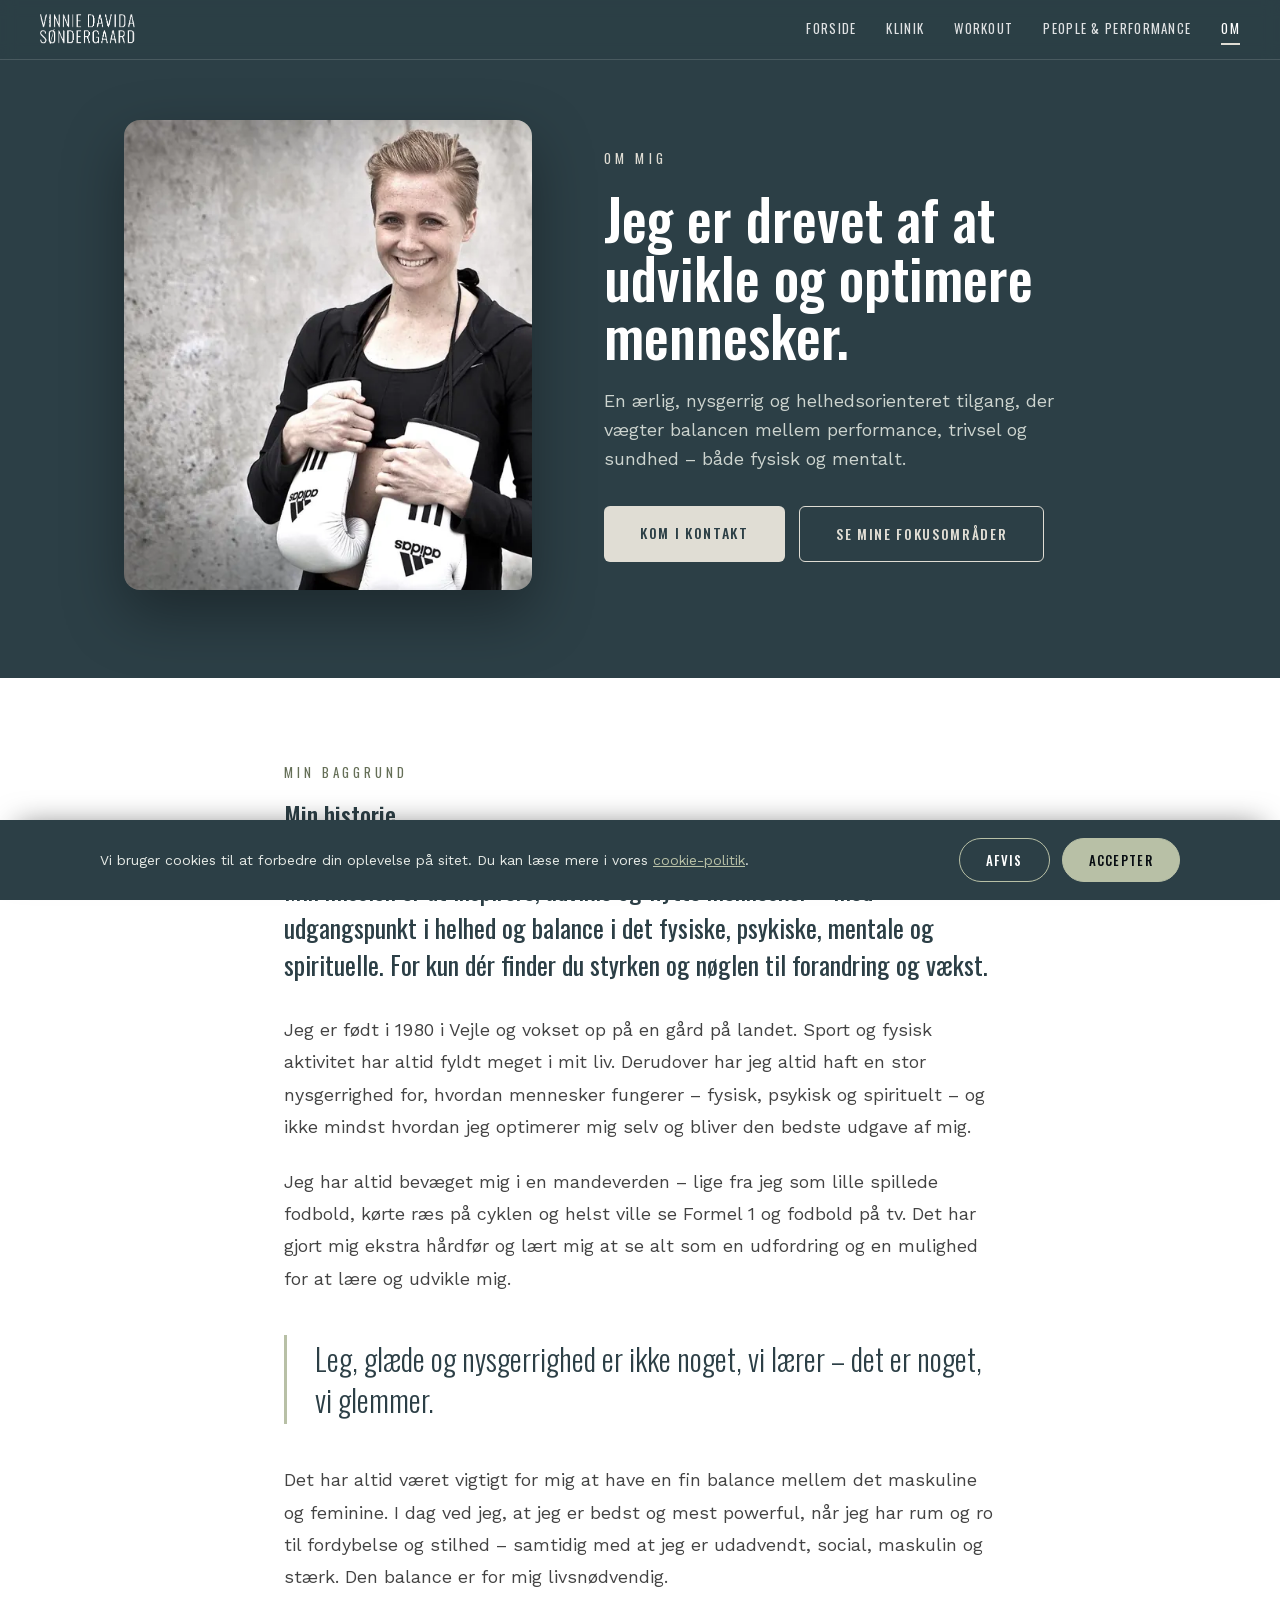
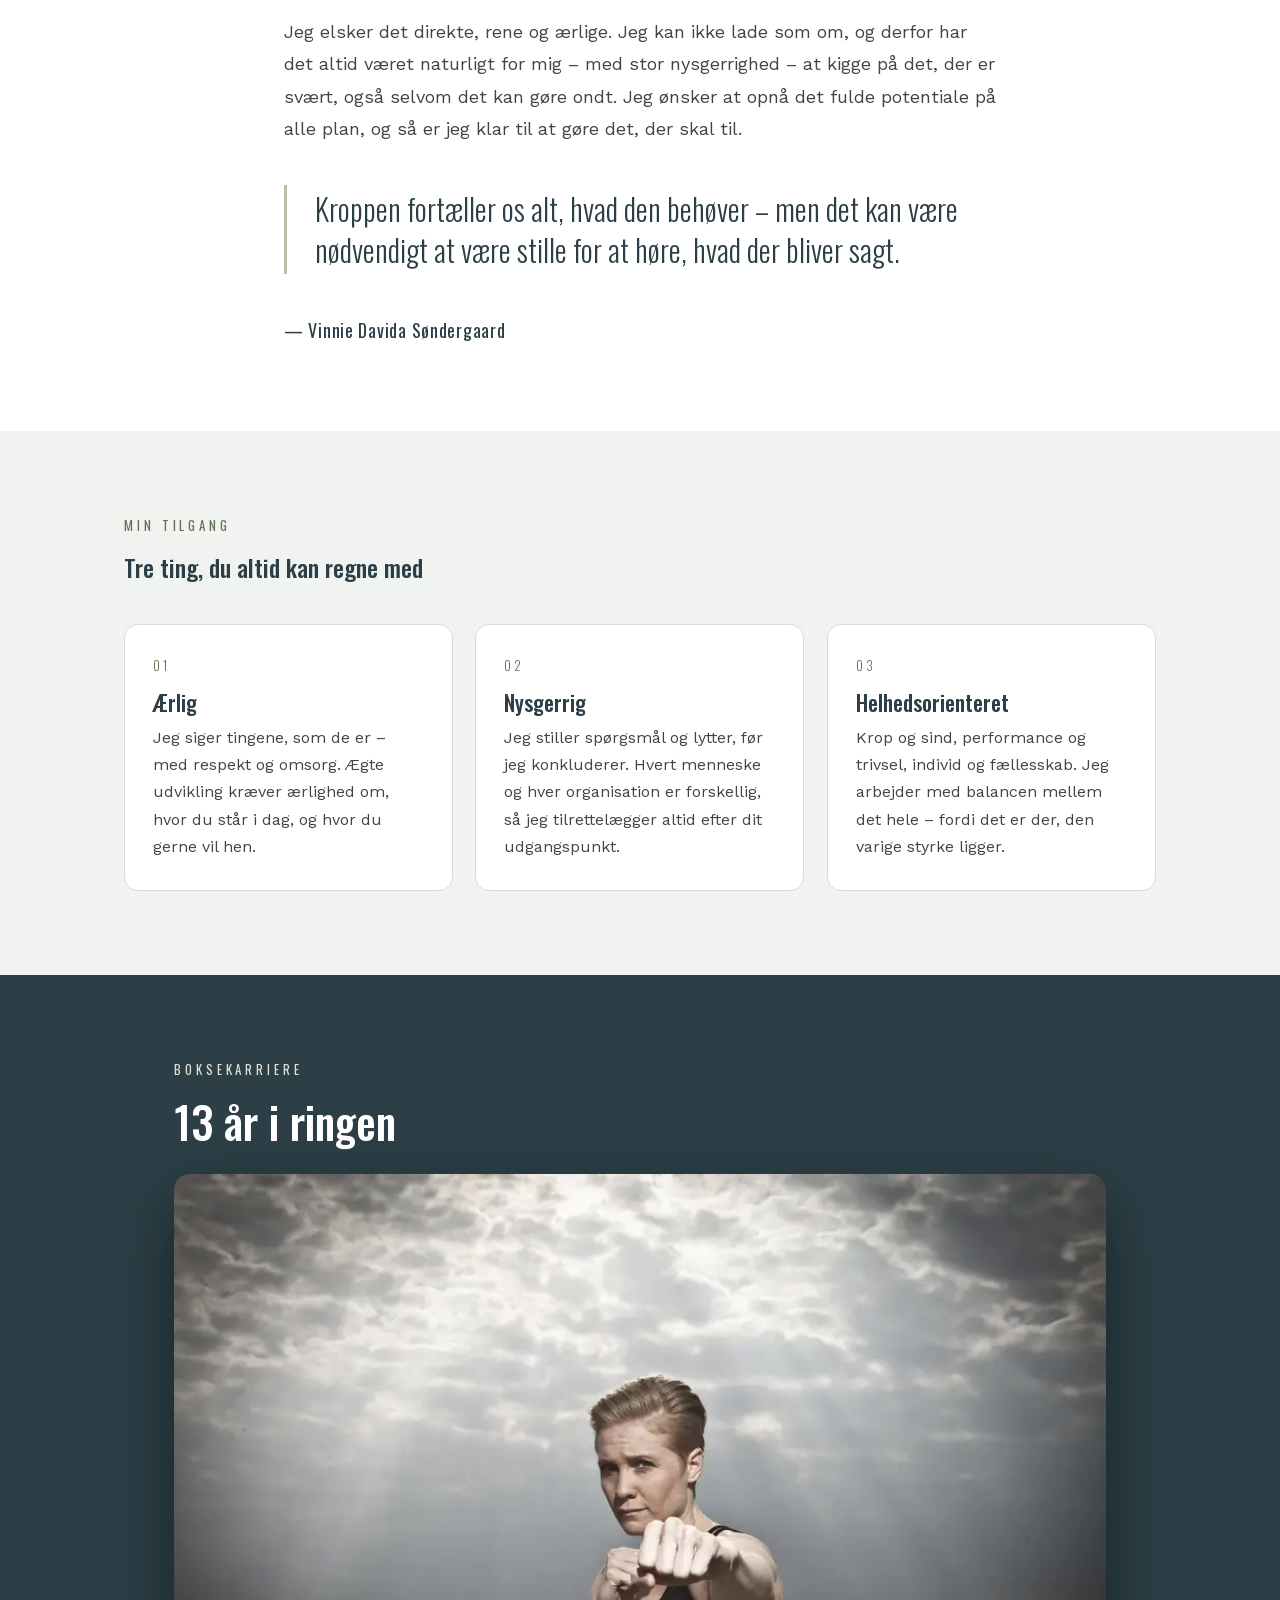
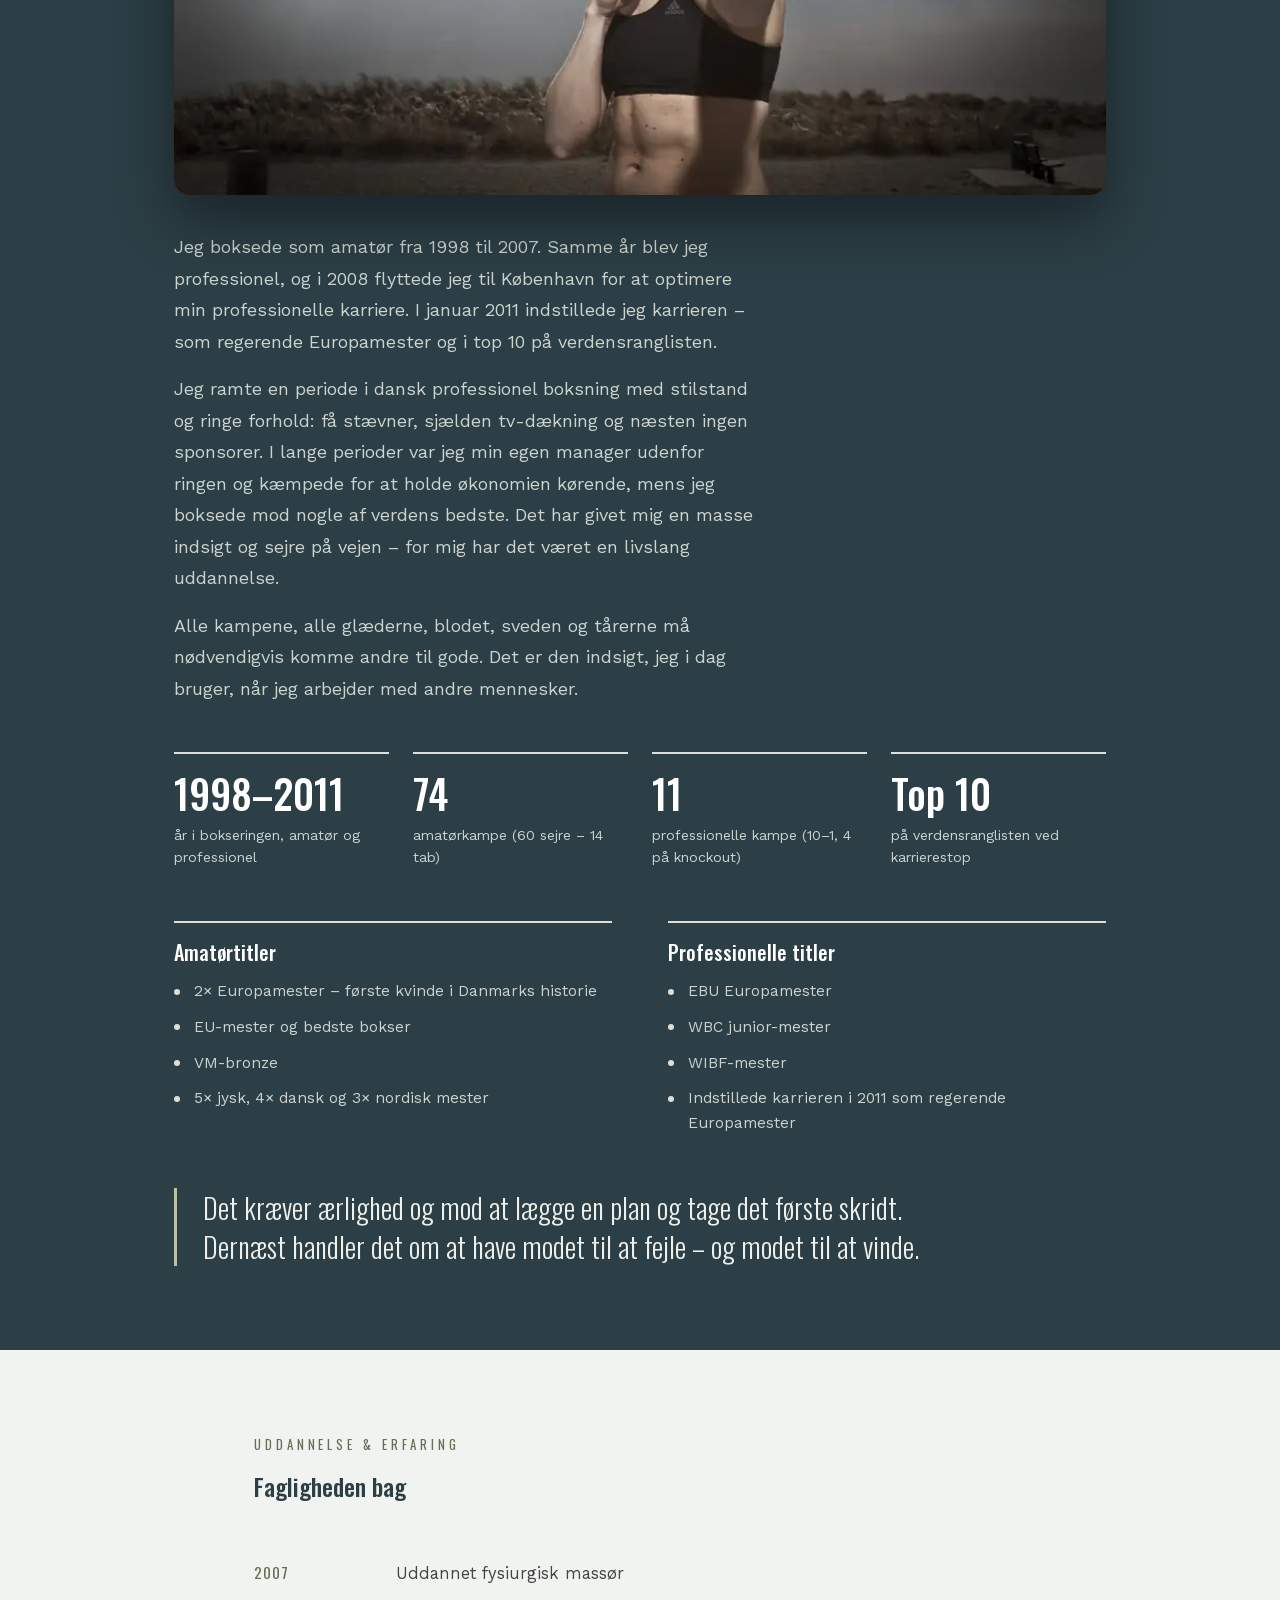
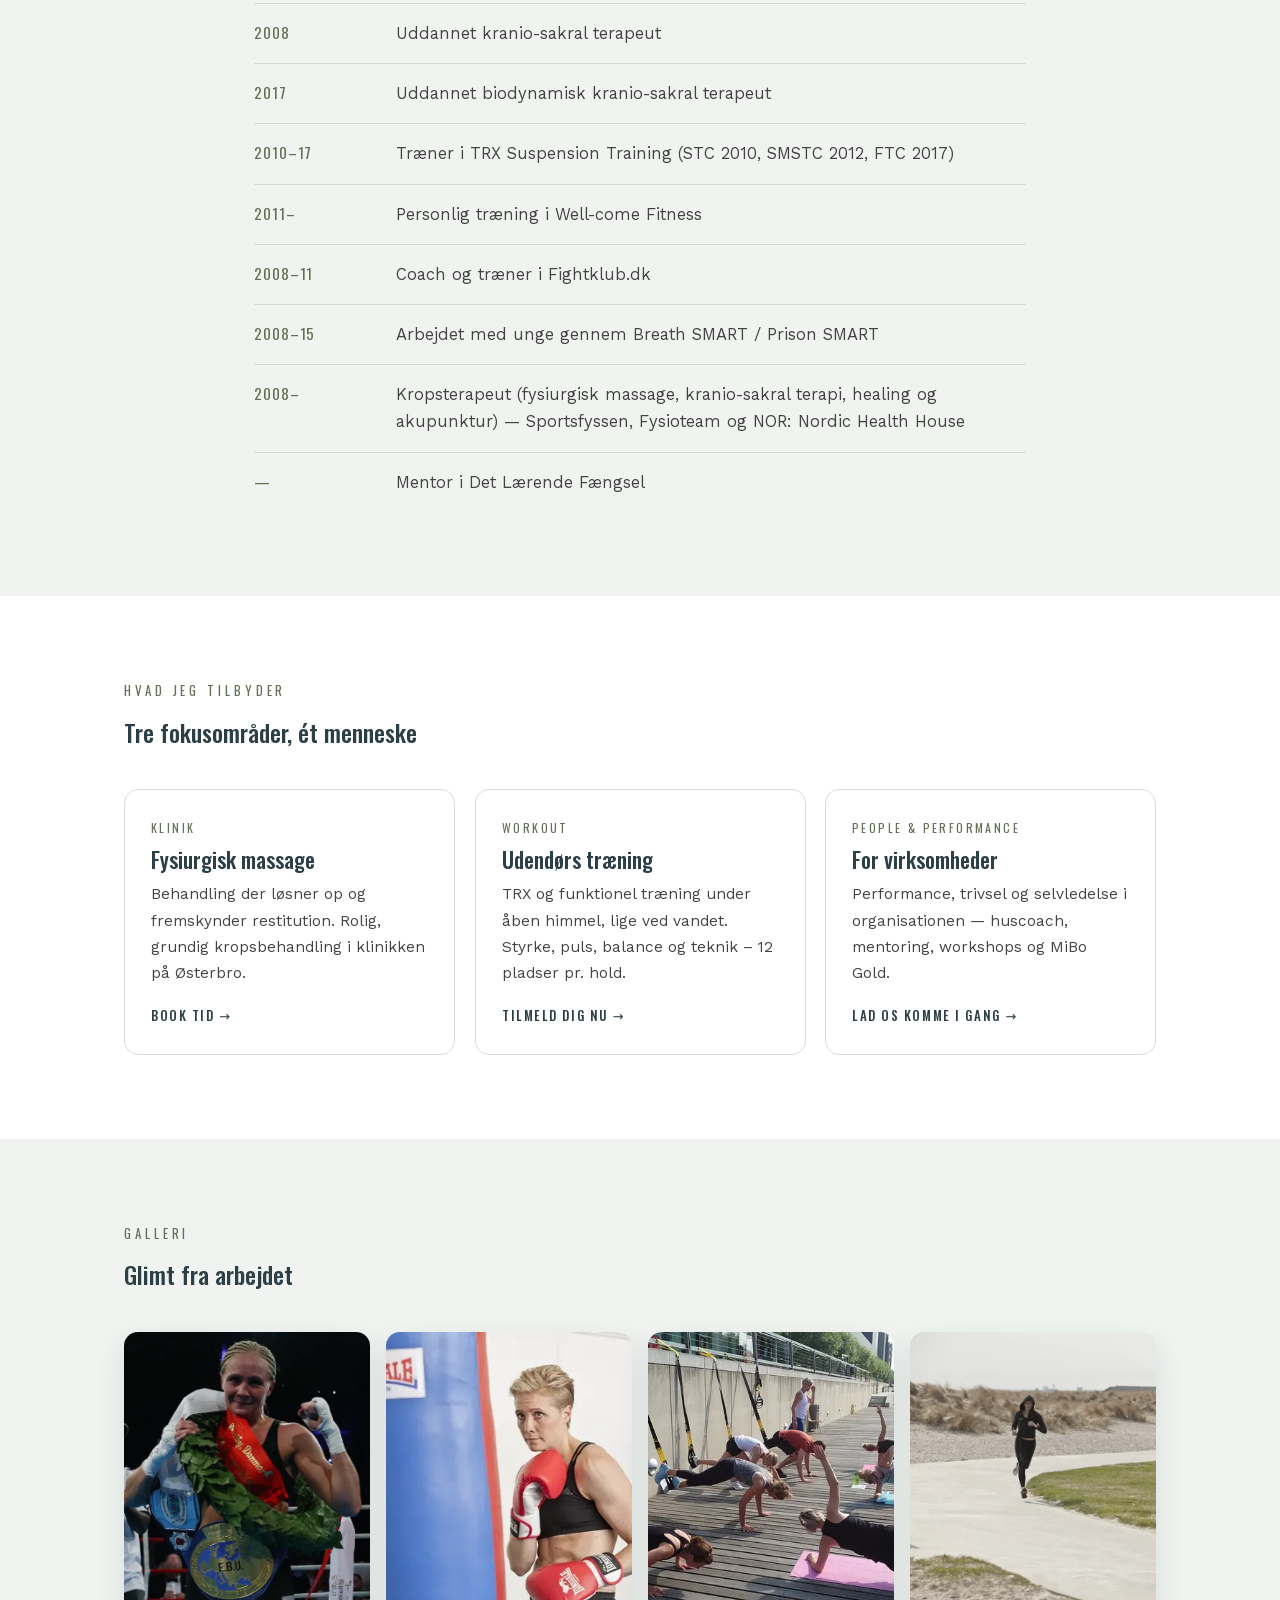
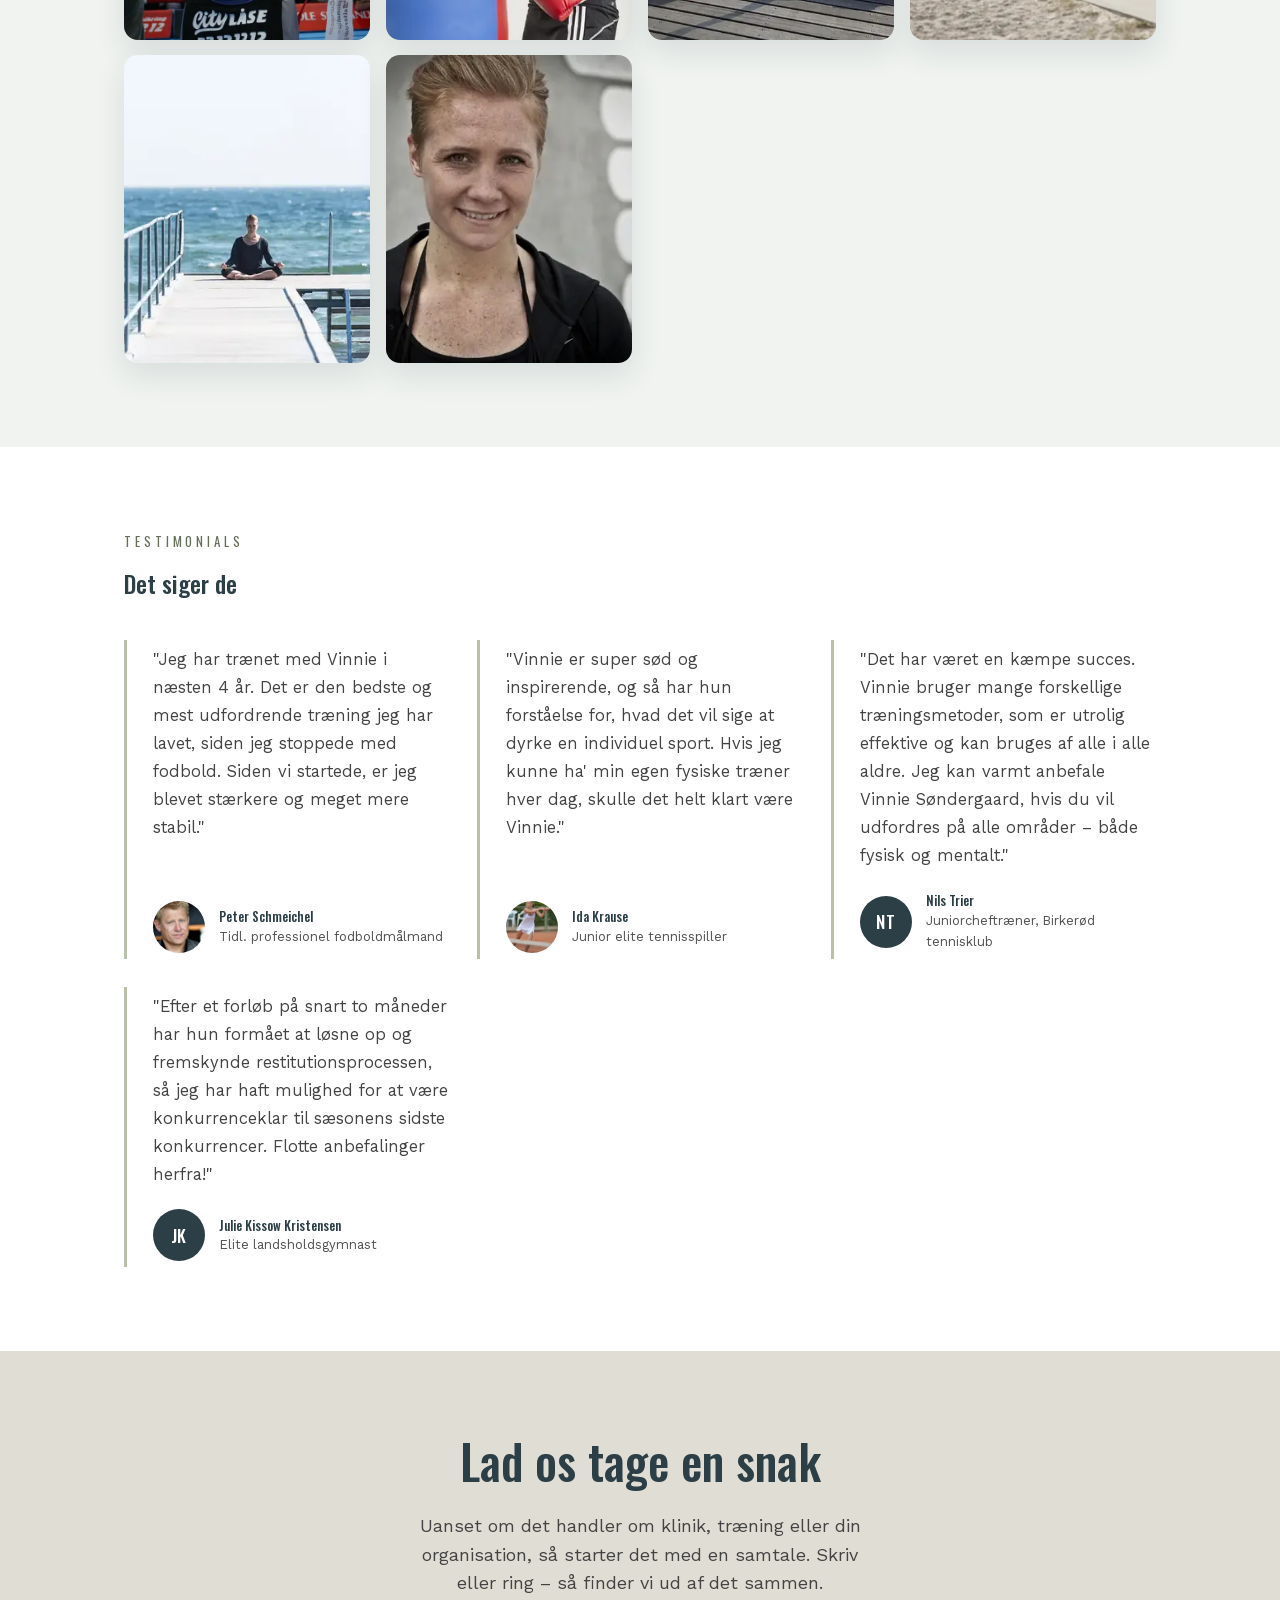
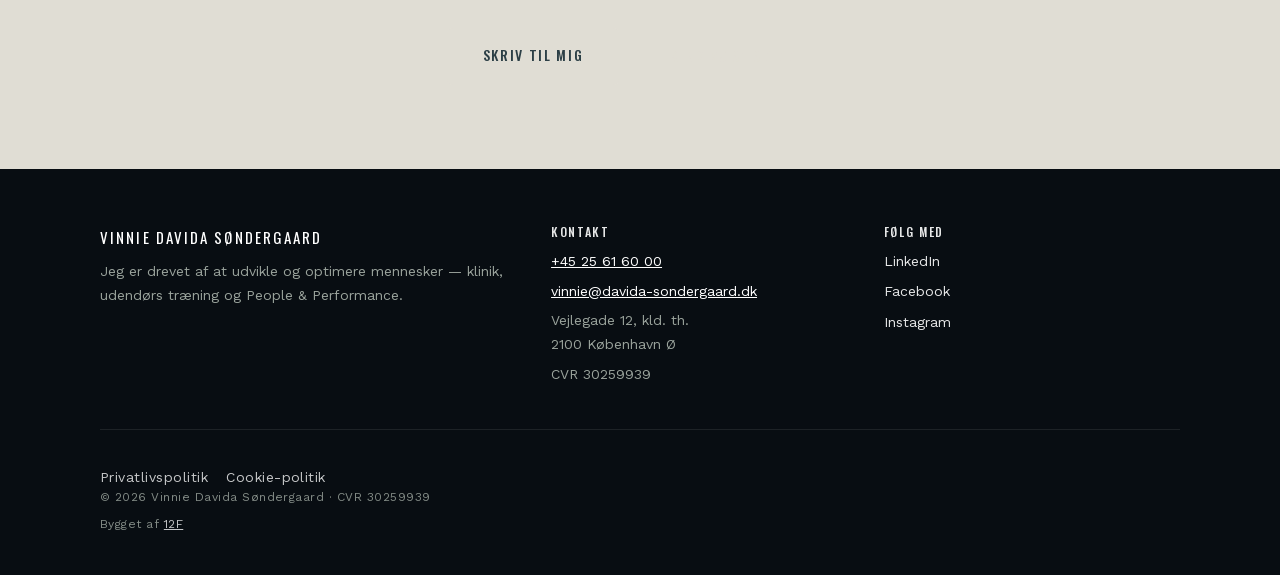
<file: om/index.html>
<!DOCTYPE html>
<html lang="da">
<head>
<meta charset="utf-8">
<meta name="viewport" content="width=device-width, initial-scale=1">
<script>document.documentElement.classList.add('js');</script>
<title>Om Vinnie Davida Søndergaard | Klinik, Workout & People & Performance</title>
<link rel="canonical" href="https://vinnie-davida-sondergaard.dk/om/">
<meta name="description" content="Lær Vinnie Davida Søndergaard at kende — mennesket, historien og tilgangen bag klinik, udendørs træning og People & Performance. Drevet af at udvikle og optimere mennesker.">

<!-- Favicon -->
<link rel="icon" type="image/png" href="../assets/images/source/favicon.png">
<link rel="apple-touch-icon" href="../assets/images/source/favicon.png">
<meta name="theme-color" content="#2c3f46">

<!-- Open Graph -->
<meta property="og:type" content="profile">
<meta property="og:site_name" content="Vinnie Davida Søndergaard">
<meta property="og:locale" content="da_DK">
<meta property="og:title" content="Om Vinnie Davida Søndergaard">
<meta property="og:description" content="Lær Vinnie Davida Søndergaard at kende — mennesket, historien og tilgangen bag klinik, udendørs træning og People & Performance.">
<meta property="og:url" content="https://vinnie-davida-sondergaard.dk/om/">
<meta property="og:image" content="https://vinnie-davida-sondergaard.dk/assets/images/source/vinnie-davida-soendergaard-portrait-muusfoto.jpg">

<!-- Twitter -->
<meta name="twitter:card" content="summary_large_image">
<meta name="twitter:title" content="Om Vinnie Davida Søndergaard">
<meta name="twitter:description" content="Lær Vinnie Davida Søndergaard at kende — mennesket, historien og tilgangen bag klinik, udendørs træning og People & Performance.">
<meta name="twitter:image" content="https://vinnie-davida-sondergaard.dk/assets/images/source/vinnie-davida-soendergaard-portrait-muusfoto.jpg">
<!-- Self-hosted variable fonts (see @font-face in tokens.css). Preloaded so they
     land with the stylesheet instead of a paint later — no third-party font
     request, no preconnect, nothing blocking the first paint. -->
<link rel="preload" as="font" type="font/woff2" href="../assets/fonts/oswald-latin.woff2" crossorigin>
<link rel="preload" as="font" type="font/woff2" href="../assets/fonts/worksans-latin.woff2" crossorigin>
<link rel="stylesheet" href="../assets/css/tokens.css">
<style>
  /* Om — personal, warm-editorial tone. Reuses the premium .focus-pp token
     base (sand button), with its own portrait-led storytelling layout. */
  body { background: #fff; color: var(--c-text); }
  h1, h2, h3 { color: var(--c-slate); font-weight: 500; }

  /* ── Hero: portrait + intro on dark slate ─────────────────────────────── */
  .hero { background: var(--c-slate); color: #fff; }
  .hero .wrap {
    display: grid; grid-template-columns: .85fr 1.15fr; gap: clamp(36px, 6vw, 72px);
    align-items: center; padding: 120px 24px 88px;
  }
  .hero .portrait { border-radius: 16px; overflow: hidden; aspect-ratio: 330/380; box-shadow: 0 24px 60px rgba(0,0,0,.35); }
  .hero .portrait img { width: 100%; height: 100%; object-fit: cover; }
  .hero .eyebrow { font-family: var(--font-head); text-transform: uppercase; letter-spacing: .32em;
    font-size: 13px; color: var(--c-sand); margin-bottom: 20px; }
  .hero h1 { color: #fff; font-size: clamp(32px, 4.6vw, 56px); line-height: 1.05; margin-bottom: 22px; }
  .hero p { font-size: 18px; color: #cdd4cf; max-width: 50ch; margin-bottom: 32px; }
  .hero .actions { display: flex; gap: 14px; flex-wrap: wrap; }
  @media (max-width: 820px){
    .hero .wrap { grid-template-columns: 1fr; padding-top: 100px; }
    .hero .portrait { max-width: 320px; order: -1; }
  }

  /* ── Story / Om mig — editorial narrative with a pull quote ────────────── */
  .story { background: #fff; }
  .story .wrap { max-width: 760px; }
  .story p { font-size: 18px; color: var(--c-text); line-height: 1.8; margin: 0 0 22px; }
  .story p:last-child { margin-bottom: 0; }
  .story .pull {
    margin: 40px 0; padding: 4px 0 4px 28px; border-left: 3px solid var(--c-sage);
    font-family: var(--font-head); font-weight: 300; font-size: clamp(22px, 3vw, 30px);
    line-height: 1.35; color: var(--c-slate);
  }
  .story .signature { font-family: var(--font-head); color: var(--c-slate); letter-spacing: .04em; margin-top: 8px; }
  .story .story-lead { font-family: var(--font-head); font-weight: 400; font-size: clamp(20px, 2.6vw, 26px);
    line-height: 1.45; color: var(--c-slate); margin: 0 0 30px; }

  /* ── Values — three pillars from the brand promise ─────────────────────── */
  .values { background: var(--c-wash); }
  .values .grid { display: grid; gap: 22px; grid-template-columns: repeat(auto-fit, minmax(240px, 1fr)); margin-top: 8px; }
  .value-card { background: #fff; border: 1px solid var(--c-sage-light); border-radius: 14px; padding: 30px 28px; }
  .value-card .v-index {
    font-family: var(--font-head); font-weight: 300; font-size: 13px; letter-spacing: .26em;
    text-transform: uppercase; color: var(--c-eyebrow); display: block; margin-bottom: 14px;
  }
  .value-card h3 { font-size: 22px; margin-bottom: 10px; }
  .value-card p { font-size: 16px; color: var(--c-text); line-height: 1.7; margin: 0; }

  /* ── Boksekarriere — background story with a stat row ──────────────────── */
  .boxing { background: var(--c-slate); color: #fff; }
  .boxing .wrap { max-width: 980px; }
  .boxing .eyebrow { color: var(--c-sand); }
  .boxing h2 { color: #fff; font-size: clamp(28px, 3.8vw, 44px); margin-bottom: 20px; }
  .boxing .box-feature { margin: 0 0 36px; border-radius: 16px; overflow: hidden;
    box-shadow: 0 24px 60px rgba(0,0,0,.45); }
  .boxing .box-feature img { width: 100%; height: auto; display: block; aspect-ratio: 3/2; object-fit: cover; }
  .boxing .box-lead { font-size: 18px; color: #cdd4cf; line-height: 1.75; max-width: 58ch; margin: 0 0 16px; }
  .boxing .box-lead:last-of-type { margin-bottom: 0; }
  .box-stats { display: grid; gap: 24px; grid-template-columns: repeat(auto-fit, minmax(150px, 1fr)); margin-top: 48px; }
  .box-stat { border-top: 2px solid var(--c-sand); padding-top: 18px; }
  .box-stat .num { font-family: var(--font-head); font-weight: 500; font-size: clamp(28px, 3.6vw, 40px); color: #fff; line-height: 1.05; }
  .box-stat .lbl { display: block; margin-top: 10px; font-size: 14px; color: #cdd4cf; }
  .box-titles { display: grid; gap: clamp(28px, 5vw, 56px); grid-template-columns: 1fr 1fr; margin-top: 52px; }
  .box-title-col h3 { color: #fff; font-weight: 500; font-size: 20px; margin: 0 0 16px;
    border-top: 2px solid var(--c-sand); padding-top: 18px; }
  .box-title-col ul { list-style: none; padding: 0; margin: 0; }
  .box-title-col li { position: relative; padding-left: 20px; margin-bottom: 11px; color: #cdd4cf; font-size: 15.5px; line-height: 1.6; }
  .box-title-col li:last-child { margin-bottom: 0; }
  .box-title-col li::before { content: ""; position: absolute; left: 0; top: .62em; width: 6px; height: 6px; border-radius: 50%; background: var(--c-sand); }
  .box-quote { margin: 52px 0 0; padding-left: 26px; border-left: 3px solid var(--c-sage);
    font-family: var(--font-head); font-weight: 300; font-size: clamp(20px, 2.6vw, 28px); line-height: 1.4; color: #eef0ec; max-width: 54ch; }
  @media (max-width: 680px){ .box-titles { grid-template-columns: 1fr; gap: 28px; } }

  /* ── Uddannelse & erfaring — credentials timeline ──────────────────────── */
  .education { background: var(--c-wash); }
  .education .wrap { max-width: 820px; }
  .edu-list { list-style: none; padding: 0; margin: 8px 0 0; }
  .edu-list li { display: grid; grid-template-columns: 120px 1fr; gap: 22px; align-items: baseline;
    padding: 16px 0; border-bottom: 1px solid var(--c-sage-light); }
  .edu-list li:last-child { border-bottom: 0; }
  .edu-year { font-family: var(--font-head); letter-spacing: .06em; font-size: 15px; color: var(--c-eyebrow); }
  .edu-what { font-size: 16.5px; color: var(--c-text); line-height: 1.65; }
  @media (max-width: 560px){ .edu-list li { grid-template-columns: 1fr; gap: 3px; } }

  /* ── De tre fokusområder — recap linking back to the sub-sites ─────────── */
  .focuses { background: #fff; }
  .focuses .grid { display: grid; gap: 20px; grid-template-columns: repeat(auto-fit, minmax(260px, 1fr)); margin-top: 8px; }
  .focus-link {
    display: flex; flex-direction: column; text-decoration: none;
    background: #fff; border: 1px solid var(--c-sage-light); border-radius: 14px;
    padding: 28px 26px; transition: border-color .2s, transform .15s, box-shadow .2s;
  }
  .focus-link:hover { border-color: var(--c-sage-muted); transform: translateY(-3px); box-shadow: 0 14px 32px rgba(44,63,70,.12); }
  .focus-link .f-tag { font-family: var(--font-head); text-transform: uppercase; letter-spacing: .2em;
    font-size: 12px; color: var(--c-eyebrow); margin-bottom: 10px; }
  .focus-link h3 { font-size: 22px; margin-bottom: 10px; }
  .focus-link p { font-size: 15.5px; color: var(--c-text); line-height: 1.7; margin: 0 0 18px; flex: 1 1 auto; }
  .focus-link .f-go { font-family: var(--font-head); text-transform: uppercase; letter-spacing: .12em;
    font-size: 13px; font-weight: 500; color: var(--c-slate); }

  /* ── Galleri — small photo grid ────────────────────────────────────────── */
  .gallery { background: var(--c-wash); }
  .gallery .grid { display: grid; gap: 16px; grid-template-columns: repeat(auto-fit, minmax(220px, 1fr)); margin-top: 8px; }
  .gallery figure { margin: 0; border-radius: 14px; overflow: hidden; aspect-ratio: 4/5;
    box-shadow: 0 12px 30px rgba(44,63,70,.12); }
  .gallery img { width: 100%; height: 100%; object-fit: cover; transition: transform .5s ease; }
  .gallery figure:hover img { transform: scale(1.05); }

  /* ── Testimonials ──────────────────────────────────────────────────────── */
  .quotes .wrap { display: block; }
  .quotes .q-grid { display: grid; gap: 28px; grid-template-columns: repeat(auto-fit, minmax(300px, 1fr)); margin-top: 8px; }
  .quote { border-left: 3px solid var(--c-sage); padding: 6px 0 6px 26px; display: flex; flex-direction: column; }
  .quote p { font-size: 16.5px; color: var(--c-text); line-height: 1.7; margin: 0; flex: 1 1 auto; }
  .quote .who { display: flex; align-items: center; gap: 14px; margin-top: 20px; }
  .quote .who img, .quote .who .avatar { width: 52px; height: 52px; border-radius: 50%; object-fit: cover; flex: none; }
  .quote .who .avatar { display: flex; align-items: center; justify-content: center; background: var(--c-slate);
    color: #fff; font-family: var(--font-head); font-weight: 500; font-size: 17px; letter-spacing: .04em; }
  .quote .who b { font-family: var(--font-head); font-weight: 500; color: var(--c-slate); display: block; }
  .quote .who span { font-size: 13px; color: var(--c-text-soft); }

  /* ── Contact CTA ───────────────────────────────────────────────────────── */
  .cta { text-align: center; background: var(--c-sand); }
  .cta h2 { font-size: clamp(30px, 4vw, 48px); }
  .cta p { font-size: 18px; max-width: 48ch; margin: 0 auto 30px; }
  .cta .actions { display: flex; gap: 14px; justify-content: center; flex-wrap: wrap; }

  /* Om tone: refined light-on-slate top-nav; near-black footer (matches P&P) */
  .site-nav { --nav-bg: rgba(44,63,70,.78); --nav-fg: #fff; --nav-border: rgba(255,255,255,.14); --nav-accent: var(--c-sand); }
  .site-footer { --foot-bg: var(--c-near-black); --foot-fg: #9aa39c; --foot-head: #fff; --foot-link: #fff; --foot-border: rgba(255,255,255,.1); }
</style>

<!-- Structured data (#23): the About page describing the person. -->
<script type="application/ld+json">
{
  "@context": "https://schema.org",
  "@graph": [
    {
      "@type": "PostalAddress",
      "@id": "https://vinnie-davida-sondergaard.dk/#address",
      "streetAddress": "Vejlegade 12, kld. th.",
      "postalCode": "2100",
      "addressLocality": "København Ø",
      "addressRegion": "Hovedstaden",
      "addressCountry": "DK"
    },
    {
      "@type": "Person",
      "@id": "https://vinnie-davida-sondergaard.dk/#person",
      "name": "Vinnie Davida Søndergaard",
      "givenName": "Vinnie",
      "familyName": "Søndergaard",
      "url": "https://vinnie-davida-sondergaard.dk/",
      "mainEntityOfPage": {
        "@id": "https://vinnie-davida-sondergaard.dk/om/#webpage"
      },
      "image": {
        "@type": "ImageObject",
        "url": "https://vinnie-davida-sondergaard.dk/assets/images/source/vinnie-davida-soendergaard-portrait-muusfoto.jpg",
        "width": 1100,
        "height": 1032
      },
      "jobTitle": [
        "Fysiurgisk massør",
        "Personlig træner",
        "People & Performance-rådgiver"
      ],
      "description": "Drevet af at udvikle og optimere mennesker. Tidligere professionel bokser og europamester, i dag fysiurgisk massør, træner og people-and-performance-rådgiver med klinik på Østerbro i København.",
      "birthDate": "1980",
      "birthPlace": {
        "@type": "Place",
        "name": "Vejle, Danmark"
      },
      "nationality": {
        "@type": "Country",
        "name": "Danmark"
      },
      "knowsLanguage": [
        "da",
        "en"
      ],
      "gender": "Female",
      "telephone": "+4525616000",
      "email": "vinnie@davida-sondergaard.dk",
      "address": {
        "@id": "https://vinnie-davida-sondergaard.dk/#address"
      },
      "identifier": {
        "@type": "PropertyValue",
        "propertyID": "CVR",
        "value": "30259939"
      },
      "sameAs": [
        "https://www.facebook.com/lifepoweredthroughinside",
        "https://www.instagram.com/vinnie_davida_sondergaard"
      ],
      "knowsAbout": [
        "Fysiurgisk massage",
        "Kranio-sakral terapi",
        "Kropsbehandling",
        "TRX Suspension Training",
        "Funktionel træning",
        "Restitution",
        "Performance",
        "Trivsel",
        "Selvledelse",
        "Talentudvikling",
        "Ergonomi og APV"
      ],
      "award": [
        "2× Europamester som amatørbokser — første kvinde i Danmarks historie",
        "EU-mester og kåret som bedste bokser",
        "VM-bronze som amatørbokser",
        "5× jysk mester, 4× dansk mester og 3× nordisk mester",
        "EBU Europamester som professionel bokser",
        "WBC junior-mester",
        "WIBF-mester"
      ],
      "hasOccupation": [
        {
          "@type": "Occupation",
          "name": "Fysiurgisk massør"
        },
        {
          "@type": "Occupation",
          "name": "Personlig træner"
        },
        {
          "@type": "Occupation",
          "name": "Bokser",
          "occupationalCategory": "Professionel bokser 2007–2011"
        }
      ],
      "hasCredential": [
        {
          "@type": "EducationalOccupationalCredential",
          "name": "Fysiurgisk massør",
          "credentialCategory": "Erhvervsuddannelse",
          "dateCreated": "2007"
        },
        {
          "@type": "EducationalOccupationalCredential",
          "name": "Kranio-sakral terapeut",
          "credentialCategory": "Erhvervsuddannelse",
          "dateCreated": "2008"
        },
        {
          "@type": "EducationalOccupationalCredential",
          "name": "Biodynamisk kranio-sakral terapeut",
          "credentialCategory": "Erhvervsuddannelse",
          "dateCreated": "2017"
        },
        {
          "@type": "EducationalOccupationalCredential",
          "name": "TRX Suspension Training Coach (STC, SMSTC, FTC)",
          "credentialCategory": "Trænercertificering",
          "dateCreated": "2010"
        }
      ],
      "worksFor": [
        {
          "@id": "https://vinnie-davida-sondergaard.dk/klinik/#clinic"
        },
        {
          "@id": "https://vinnie-davida-sondergaard.dk/people-performance/#practice"
        }
      ]
    },
    {
      "@type": "ProfilePage",
      "@id": "https://vinnie-davida-sondergaard.dk/om/#webpage",
      "url": "https://vinnie-davida-sondergaard.dk/om/",
      "name": "Om Vinnie Davida Søndergaard",
      "description": "Lær Vinnie Davida Søndergaard at kende — mennesket, historien og tilgangen bag klinik, udendørs træning og People & Performance.",
      "isPartOf": {
        "@id": "https://vinnie-davida-sondergaard.dk/#website"
      },
      "inLanguage": "da-DK",
      "mainEntity": {
        "@id": "https://vinnie-davida-sondergaard.dk/#person"
      },
      "about": {
        "@id": "https://vinnie-davida-sondergaard.dk/#person"
      },
      "breadcrumb": {
        "@id": "https://vinnie-davida-sondergaard.dk/om/#breadcrumb"
      },
      "primaryImageOfPage": {
        "@type": "ImageObject",
        "url": "https://vinnie-davida-sondergaard.dk/assets/images/source/vinnie-davida-soendergaard-portrait-muusfoto.jpg"
      }
    },
    {
      "@type": "BreadcrumbList",
      "@id": "https://vinnie-davida-sondergaard.dk/om/#breadcrumb",
      "itemListElement": [
        {
          "@type": "ListItem",
          "position": 1,
          "name": "Forside",
          "item": "https://vinnie-davida-sondergaard.dk/"
        },
        {
          "@type": "ListItem",
          "position": 2,
          "name": "Om"
        }
      ]
    }
  ]
}
</script>

<!-- Umami analytics (self-hosted, cookieless — stores nothing on the visitor's
     device, so it runs without consent and is unaffected by the cookie banner). -->
<!-- Umami analytics: production-hostname guard — local dev (localhost/127.0.0.1/preview domains) never reports to the vinnie-davida-sondergaard.dk production site. -->
<script>
(function(){var H="vinnie-davida-sondergaard.dk",d=document;if(location.hostname===H||location.hostname==="www."+H){var s=d.createElement("script");s.src="https://umami.robert-jensen.dk/script.js";s.defer=true;s.dataset.websiteId="a69e5bab-fe9e-46c9-9f9f-39545f3791a4";s.dataset.performance="true";d.head.appendChild(s);}})();
</script>
</head>
<body class="focus-pp">
  <!-- CANONICAL SHARED TOP-NAV (sub-sites) — see .site-nav in tokens.css. -->
  <nav class="site-nav">
    <a class="brand" href="../" aria-label="Vinnie Davida Søndergaard — forside">
      <img src="../assets/images/logo-wordmark.png" alt="Vinnie Davida Søndergaard" width="95" height="30" fetchpriority="high">
    </a>
    <button class="nav-toggle" type="button" aria-label="Åbn menu" aria-expanded="false" aria-controls="primary-nav">
      <span class="bars" aria-hidden="true"></span>
    </button>
    <div class="nav-links" id="primary-nav">
      <a href="../">Forside</a>
      <a href="../klinik/">Klinik</a>
      <a href="../workout/">Workout</a>
      <a href="../people-performance/">People &amp; Performance</a>
      <a href="../om/" class="is-current">Om</a>
    </div>
  </nav>

  <header class="hero">
    <div class="wrap">
      <div class="portrait">
        <img src="../assets/images/source/vinnie-davida-soendergaard-portrait-muusfoto.webp"
             srcset="../assets/images/source/vinnie-davida-soendergaard-portrait-muusfoto-640.webp 640w,
                     ../assets/images/source/vinnie-davida-soendergaard-portrait-muusfoto-800.webp 800w,
                     ../assets/images/source/vinnie-davida-soendergaard-portrait-muusfoto.webp 1100w"
             sizes="(max-width: 860px) 320px, 36vw"
             alt="Portræt af Vinnie Davida Søndergaard" width="1100" height="1032"
             fetchpriority="high" decoding="async">
      </div>
      <div>
        <div class="eyebrow">Om mig</div>
        <h1>Jeg er drevet af at udvikle og optimere mennesker.</h1>
        <p>En ærlig, nysgerrig og helhedsorienteret tilgang, der vægter balancen mellem performance, trivsel og sundhed – både fysisk og mentalt.</p>
        <div class="actions">
          <a class="btn" href="#kontakt">Kom i kontakt</a>
          <a class="btn ghost" href="#fokus">Se mine fokusområder</a>
        </div>
      </div>
    </div>
  </header>

  <!-- ── Om mig: personal narrative ──────────────────────────────────────── -->
  <section class="section story" id="historie">
    <div class="wrap">
      <div class="section-head">
        <div class="eyebrow">Min baggrund</div>
        <h2>Min historie</h2>
      </div>
      <p class="story-lead">Min mission er at inspirere, udvikle og flytte mennesker – med udgangspunkt i helhed og balance i det fysiske, psykiske, mentale og spirituelle. For kun dér finder du styrken og nøglen til forandring og vækst.</p>
      <p>Jeg er født i 1980 i Vejle og vokset op på en gård på landet. Sport og fysisk aktivitet har altid fyldt meget i mit liv. Derudover har jeg altid haft en stor nysgerrighed for, hvordan mennesker fungerer – fysisk, psykisk og spirituelt – og ikke mindst hvordan jeg optimerer mig selv og bliver den bedste udgave af mig.</p>
      <p>Jeg har altid bevæget mig i en mandeverden – lige fra jeg som lille spillede fodbold, kørte ræs på cyklen og helst ville se Formel 1 og fodbold på tv. Det har gjort mig ekstra hårdfør og lært mig at se alt som en udfordring og en mulighed for at lære og udvikle mig.</p>
      <blockquote class="pull">Leg, glæde og nysgerrighed er ikke noget, vi lærer – det er noget, vi glemmer.</blockquote>
      <p>Det har altid været vigtigt for mig at have en fin balance mellem det maskuline og feminine. I dag ved jeg, at jeg er bedst og mest powerful, når jeg har rum og ro til fordybelse og stilhed – samtidig med at jeg er udadvendt, social, maskulin og stærk. Den balance er for mig livsnødvendig.</p>
      <p>Jeg elsker det direkte, rene og ærlige. Jeg kan ikke lade som om, og derfor har det altid været naturligt for mig – med stor nysgerrighed – at kigge på det, der er svært, også selvom det kan gøre ondt. Jeg ønsker at opnå det fulde potentiale på alle plan, og så er jeg klar til at gøre det, der skal til.</p>
      <blockquote class="pull">Kroppen fortæller os alt, hvad den behøver – men det kan være nødvendigt at være stille for at høre, hvad der bliver sagt.</blockquote>
      <p class="signature">— Vinnie Davida Søndergaard</p>
    </div>
  </section>

  <!-- ── Værdier: the brand promise as three pillars ─────────────────────── -->
  <section class="section values" id="vaerdier">
    <div class="wrap">
      <div class="section-head">
        <div class="eyebrow">Min tilgang</div>
        <h2>Tre ting, du altid kan regne med</h2>
      </div>
      <div class="grid reveal-stagger">
        <div class="value-card reveal">
          <span class="v-index">01</span>
          <h3>Ærlig</h3>
          <p>Jeg siger tingene, som de er – med respekt og omsorg. Ægte udvikling kræver ærlighed om, hvor du står i dag, og hvor du gerne vil hen.</p>
        </div>
        <div class="value-card reveal">
          <span class="v-index">02</span>
          <h3>Nysgerrig</h3>
          <p>Jeg stiller spørgsmål og lytter, før jeg konkluderer. Hvert menneske og hver organisation er forskellig, så jeg tilrettelægger altid efter dit udgangspunkt.</p>
        </div>
        <div class="value-card reveal">
          <span class="v-index">03</span>
          <h3>Helhedsorienteret</h3>
          <p>Krop og sind, performance og trivsel, individ og fællesskab. Jeg arbejder med balancen mellem det hele – fordi det er der, den varige styrke ligger.</p>
        </div>
      </div>
    </div>
  </section>

  <section class="section boxing" id="boksekarriere">
    <div class="wrap">
      <div class="section-head" style="margin-bottom: 28px;">
        <div class="eyebrow">Boksekarriere</div>
        <h2>13 år i ringen</h2>
      </div>
      <figure class="box-feature reveal">
        <img src="../assets/images/om-boks-feature.webp"
               srcset="../assets/images/om-boks-feature-900.webp 900w,
                       ../assets/images/om-boks-feature.webp 1600w"
               sizes="(max-width: 1028px) calc(100vw - 48px), 932px"
             alt="Vinnie Davida Søndergaard i boksestilling under dramatisk himmel" loading="lazy" width="1600" height="1067">
      </figure>
      <p class="box-lead">Jeg boksede som amatør fra 1998 til 2007. Samme år blev jeg professionel, og i 2008 flyttede jeg til København for at optimere min professionelle karriere. I januar 2011 indstillede jeg karrieren – som regerende Europamester og i top 10 på verdensranglisten.</p>
      <p class="box-lead">Jeg ramte en periode i dansk professionel boksning med stilstand og ringe forhold: få stævner, sjælden tv-dækning og næsten ingen sponsorer. I lange perioder var jeg min egen manager udenfor ringen og kæmpede for at holde økonomien kørende, mens jeg boksede mod nogle af verdens bedste. Det har givet mig en masse indsigt og sejre på vejen – for mig har det været en livslang uddannelse.</p>
      <p class="box-lead">Alle kampene, alle glæderne, blodet, sveden og tårerne må nødvendigvis komme andre til gode. Det er den indsigt, jeg i dag bruger, når jeg arbejder med andre mennesker.</p>

      <div class="box-stats reveal-stagger">
        <div class="box-stat reveal">
          <div class="num">1998–2011</div>
          <span class="lbl">år i bokseringen, amatør og professionel</span>
        </div>
        <div class="box-stat reveal">
          <div class="num">74</div>
          <span class="lbl">amatørkampe (60 sejre – 14 tab)</span>
        </div>
        <div class="box-stat reveal">
          <div class="num">11</div>
          <span class="lbl">professionelle kampe (10–1, 4 på knockout)</span>
        </div>
        <div class="box-stat reveal">
          <div class="num">Top 10</div>
          <span class="lbl">på verdensranglisten ved karrierestop</span>
        </div>
      </div>

      <div class="box-titles reveal-stagger">
        <div class="box-title-col reveal">
          <h3>Amatørtitler</h3>
          <ul>
            <li>2× Europamester – første kvinde i Danmarks historie</li>
            <li>EU-mester og bedste bokser</li>
            <li>VM-bronze</li>
            <li>5× jysk, 4× dansk og 3× nordisk mester</li>
          </ul>
        </div>
        <div class="box-title-col reveal">
          <h3>Professionelle titler</h3>
          <ul>
            <li>EBU Europamester</li>
            <li>WBC junior-mester</li>
            <li>WIBF-mester</li>
            <li>Indstillede karrieren i 2011 som regerende Europamester</li>
          </ul>
        </div>
      </div>

      <blockquote class="box-quote">Det kræver ærlighed og mod at lægge en plan og tage det første skridt. Dernæst handler det om at have modet til at fejle – og modet til at vinde.</blockquote>
    </div>
  </section>

  <!-- ── Uddannelse & erfaring ───────────────────────────────────────────── -->
  <section class="section education" id="uddannelse">
    <div class="wrap">
      <div class="section-head">
        <div class="eyebrow">Uddannelse &amp; erfaring</div>
        <h2>Fagligheden bag</h2>
      </div>
      <ul class="edu-list">
        <li><span class="edu-year">2007</span><span class="edu-what">Uddannet fysiurgisk massør</span></li>
        <li><span class="edu-year">2008</span><span class="edu-what">Uddannet kranio-sakral terapeut</span></li>
        <li><span class="edu-year">2017</span><span class="edu-what">Uddannet biodynamisk kranio-sakral terapeut</span></li>
        <li><span class="edu-year">2010–17</span><span class="edu-what">Træner i TRX Suspension Training (STC 2010, SMSTC 2012, FTC 2017)</span></li>
        <li><span class="edu-year">2011–</span><span class="edu-what">Personlig træning i Well-come Fitness</span></li>
        <li><span class="edu-year">2008–11</span><span class="edu-what">Coach og træner i Fightklub.dk</span></li>
        <li><span class="edu-year">2008–15</span><span class="edu-what">Arbejdet med unge gennem Breath SMART / Prison SMART</span></li>
        <li><span class="edu-year">2008–</span><span class="edu-what">Kropsterapeut (fysiurgisk massage, kranio-sakral terapi, healing og akupunktur) — Sportsfyssen, Fysioteam og NOR: Nordic Health House</span></li>
        <li><span class="edu-year">—</span><span class="edu-what">Mentor i Det Lærende Fængsel</span></li>
      </ul>
    </div>
  </section>

  <!-- ── De tre fokusområder — recap that links back to the sub-sites ─────── -->
  <section class="section focuses" id="fokus">
    <div class="wrap">
      <div class="section-head">
        <div class="eyebrow">Hvad jeg tilbyder</div>
        <h2>Tre fokusområder, ét menneske</h2>
      </div>
      <div class="grid reveal-stagger">
        <a class="focus-link reveal" href="../klinik/">
          <div class="f-tag">Klinik</div>
          <h3>Fysiurgisk massage</h3>
          <p>Behandling der løsner op og fremskynder restitution. Rolig, grundig kropsbehandling i klinikken på Østerbro.</p>
          <span class="f-go">Book tid →</span>
        </a>
        <a class="focus-link reveal" href="../workout/">
          <div class="f-tag">Workout</div>
          <h3>Udendørs træning</h3>
          <p>TRX og funktionel træning under åben himmel, lige ved vandet. Styrke, puls, balance og teknik – 12 pladser pr. hold.</p>
          <span class="f-go">Tilmeld dig nu →</span>
        </a>
        <a class="focus-link reveal" href="../people-performance/">
          <div class="f-tag">People &amp; Performance</div>
          <h3>For virksomheder</h3>
          <p>Performance, trivsel og selvledelse i organisationen — huscoach, mentoring, workshops og MiBo Gold.</p>
          <span class="f-go">Lad os komme i gang →</span>
        </a>
      </div>
    </div>
  </section>

  <!-- ── Galleri ─────────────────────────────────────────────────────────── -->
  <section class="section gallery" id="galleri">
    <div class="wrap">
      <div class="section-head">
        <div class="eyebrow">Galleri</div>
        <h2>Glimt fra arbejdet</h2>
      </div>
      <div class="grid reveal-stagger">
        <figure class="reveal">
          <img src="../assets/images/om-galleri-boks-titel.webp"
               srcset="../assets/images/om-galleri-boks-titel-560.webp 560w,
                       ../assets/images/om-galleri-boks-titel.webp 660w"
               sizes="(max-width: 560px) calc(100vw - 40px), 25vw"
               alt="Vinnie Davida Søndergaard som Europamester med bælte og blomster i ringen" loading="lazy" width="660" height="1000">
        </figure>
        <figure class="reveal">
          <img src="../assets/images/om-galleri-boksesaek.webp"
               srcset="../assets/images/om-galleri-boksesaek-560.webp 560w,
                       ../assets/images/om-galleri-boksesaek.webp 1000w"
               sizes="(max-width: 560px) calc(100vw - 40px), 25vw"
               alt="Vinnie Davida Søndergaard træner på boksesækken" loading="lazy" width="1000" height="666">
        </figure>
        <figure class="reveal">
          <img src="../assets/images/workout-udendoers-1.webp"
               srcset="../assets/images/workout-udendoers-1-760.webp 760w,
                       ../assets/images/workout-udendoers-1.webp 1500w"
               sizes="(max-width: 560px) calc(100vw - 40px), 25vw"
               alt="Udendørs holdtræning med TRX ved vandet" loading="lazy" width="1500" height="844">
        </figure>
        <figure class="reveal">
          <img src="../assets/images/om-galleri-loeb.webp"
               srcset="../assets/images/om-galleri-loeb-560.webp 560w,
                       ../assets/images/om-galleri-loeb.webp 667w"
               sizes="(max-width: 560px) calc(100vw - 40px), 25vw"
               alt="Vinnie Davida Søndergaard på løbetur" loading="lazy" width="667" height="1000">
        </figure>
        <figure class="reveal">
          <img src="../assets/images/om-galleri-ro.webp"
               srcset="../assets/images/om-galleri-ro-560.webp 560w,
                       ../assets/images/om-galleri-ro.webp 1100w"
               sizes="(max-width: 560px) calc(100vw - 40px), 25vw"
               alt="Ro og fordybelse ved vandet" loading="lazy" width="1100" height="734">
        </figure>
        <figure class="reveal">
          <img src="../assets/images/om-galleri-portraet.webp"
               srcset="../assets/images/om-galleri-portraet-560.webp 560w,
                       ../assets/images/om-galleri-portraet.webp 1000w"
               sizes="(max-width: 560px) calc(100vw - 40px), 25vw"
               alt="Portræt af Vinnie Davida Søndergaard" loading="lazy" width="1000" height="667">
        </figure>
      </div>
    </div>
  </section>

  <!-- ── Testimonials ────────────────────────────────────────────────────── -->
  <section class="section quotes" id="testimonials">
    <div class="wrap">
      <div class="section-head">
        <div class="eyebrow">Testimonials</div>
        <h2>Det siger de</h2>
      </div>
      <div class="q-grid reveal-stagger">
        <div class="quote reveal">
          <p>"Jeg har trænet med Vinnie i næsten 4 år. Det er den bedste og mest udfordrende træning jeg har lavet, siden jeg stoppede med fodbold. Siden vi startede, er jeg blevet stærkere og meget mere stabil."</p>
          <div class="who"><img src="../assets/images/source/ref-peter-schmeichel.webp" alt="Peter Schmeichel" width="112" height="112" loading="lazy" decoding="async"><span><b>Peter Schmeichel</b>Tidl. professionel fodboldmålmand</span></div>
        </div>
        <div class="quote reveal">
          <p>"Vinnie er super sød og inspirerende, og så har hun forståelse for, hvad det vil sige at dyrke en individuel sport. Hvis jeg kunne ha' min egen fysiske træner hver dag, skulle det helt klart være Vinnie."</p>
          <div class="who"><img src="../assets/images/source/ref-ida-krause.webp" alt="Ida Krause" width="112" height="112" loading="lazy" decoding="async"><span><b>Ida Krause</b>Junior elite tennisspiller</span></div>
        </div>
        <div class="quote reveal">
          <p>"Det har været en kæmpe succes. Vinnie bruger mange forskellige træningsmetoder, som er utrolig effektive og kan bruges af alle i alle aldre. Jeg kan varmt anbefale Vinnie Søndergaard, hvis du vil udfordres på alle områder – både fysisk og mentalt."</p>
          <div class="who"><span class="avatar" aria-hidden="true">NT</span><span><b>Nils Trier</b>Juniorcheftræner, Birkerød tennisklub</span></div>
        </div>
        <div class="quote reveal">
          <p>"Efter et forløb på snart to måneder har hun formået at løsne op og fremskynde restitutionsprocessen, så jeg har haft mulighed for at være konkurrenceklar til sæsonens sidste konkurrencer. Flotte anbefalinger herfra!"</p>
          <div class="who"><span class="avatar" aria-hidden="true">JK</span><span><b>Julie Kissow Kristensen</b>Elite landsholdsgymnast</span></div>
        </div>
      </div>
    </div>
  </section>

  <!-- ── Contact CTA ─────────────────────────────────────────────────────── -->
  <section class="section cta" id="kontakt">
    <div class="wrap">
      <h2>Lad os tage en snak</h2>
      <p>Uanset om det handler om klinik, træning eller din organisation, så starter det med en samtale. Skriv eller ring – så finder vi ud af det sammen.</p>
      <div class="actions">
        <a class="btn" href="mailto:vinnie@davida-sondergaard.dk?subject=Kontakt%20-%20Vinnie%20Davida%20S%C3%B8ndergaard">Skriv til mig</a>
        <a class="btn ghost" href="tel:+4525616000">Ring 25 61 60 00</a>
      </div>
    </div>
  </section>

  <!-- CANONICAL SHARED FOOTER — identical across all pages (see tokens.css). -->
  <footer class="site-footer">
    <div class="foot-inner">
      <div>
        <p class="foot-brand">Vinnie Davida Søndergaard</p>
        <p>Jeg er drevet af at udvikle og optimere mennesker — klinik, udendørs træning og People &amp; Performance.</p>
      </div>
      <div>
        <h2 class="foot-head">Kontakt</h2>
        <p><a href="tel:+4525616000">+45 25 61 60 00</a></p>
        <p><a href="mailto:vinnie@davida-sondergaard.dk">vinnie@davida-sondergaard.dk</a></p>
        <p>Vejlegade 12, kld. th.<br>2100 København Ø</p>
        <p>CVR 30259939</p>
      </div>
      <div>
        <h2 class="foot-head">Følg med</h2>
        <div class="social">
          <a href="https://www.linkedin.com/search/results/all/?keywords=Vinnie%20Davida%20S%C3%B8ndergaard" target="_blank" rel="noopener">LinkedIn</a>
          <a href="https://www.facebook.com/lifepoweredthroughinside" target="_blank" rel="noopener">Facebook</a>
          <a href="https://www.instagram.com/vinnie_davida_sondergaard" target="_blank" rel="noopener">Instagram</a>
        </div>
      </div>
    </div>
    <div class="foot-base">
      <div class="foot-legal">
        <a href="../privatlivspolitik.html">Privatlivspolitik</a>
        <a href="../cookie-politik.html">Cookie-politik</a>
      </div>
      © <span id="year">2026</span> Vinnie Davida Søndergaard · CVR 30259939
      <span class="foot-credit">Bygget af <a href="https://www.12f.dk/" target="_blank" rel="noopener">12F</a></span>
    </div>
  </footer>
  <script src="../assets/js/nav.js" defer></script>
  <script src="../assets/js/reveal.js" defer></script>
  <script src="../assets/js/cookie.js" data-path-prefix="../" defer></script>
</body>
</html>
</file>
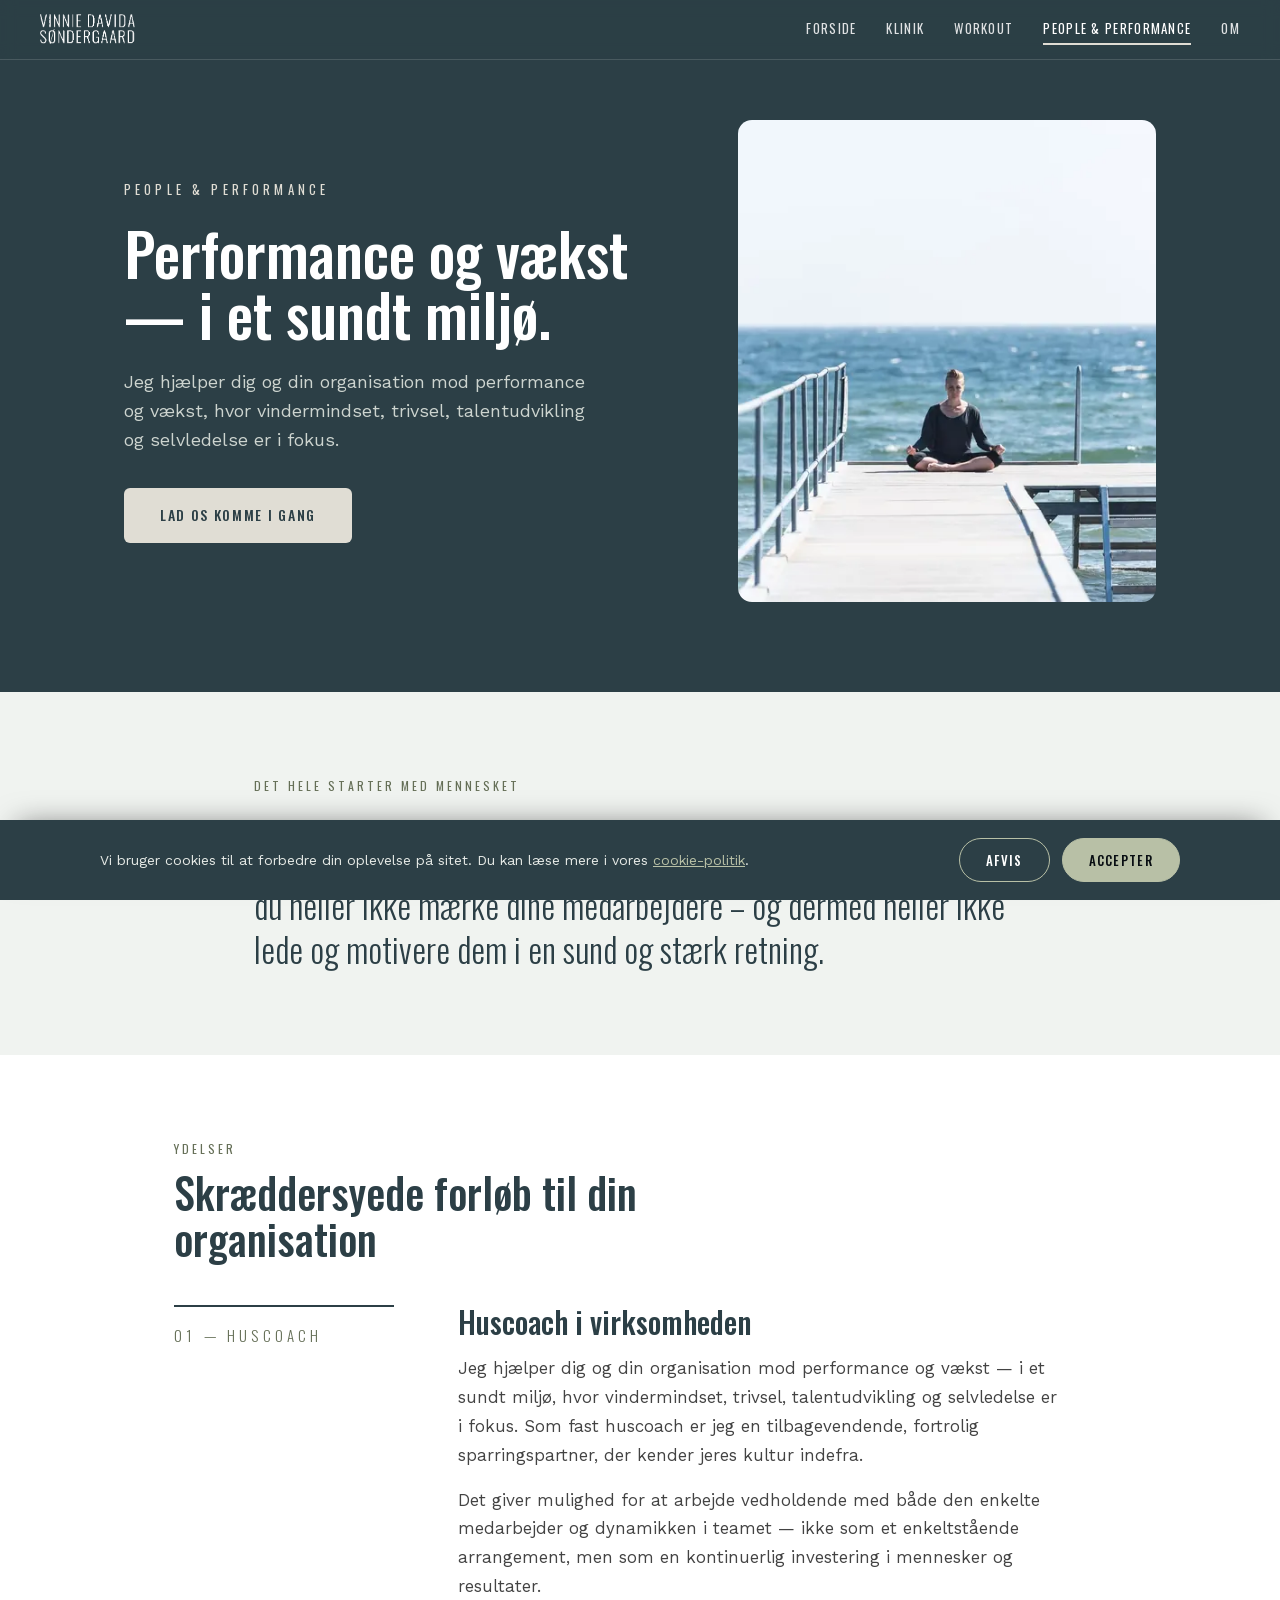
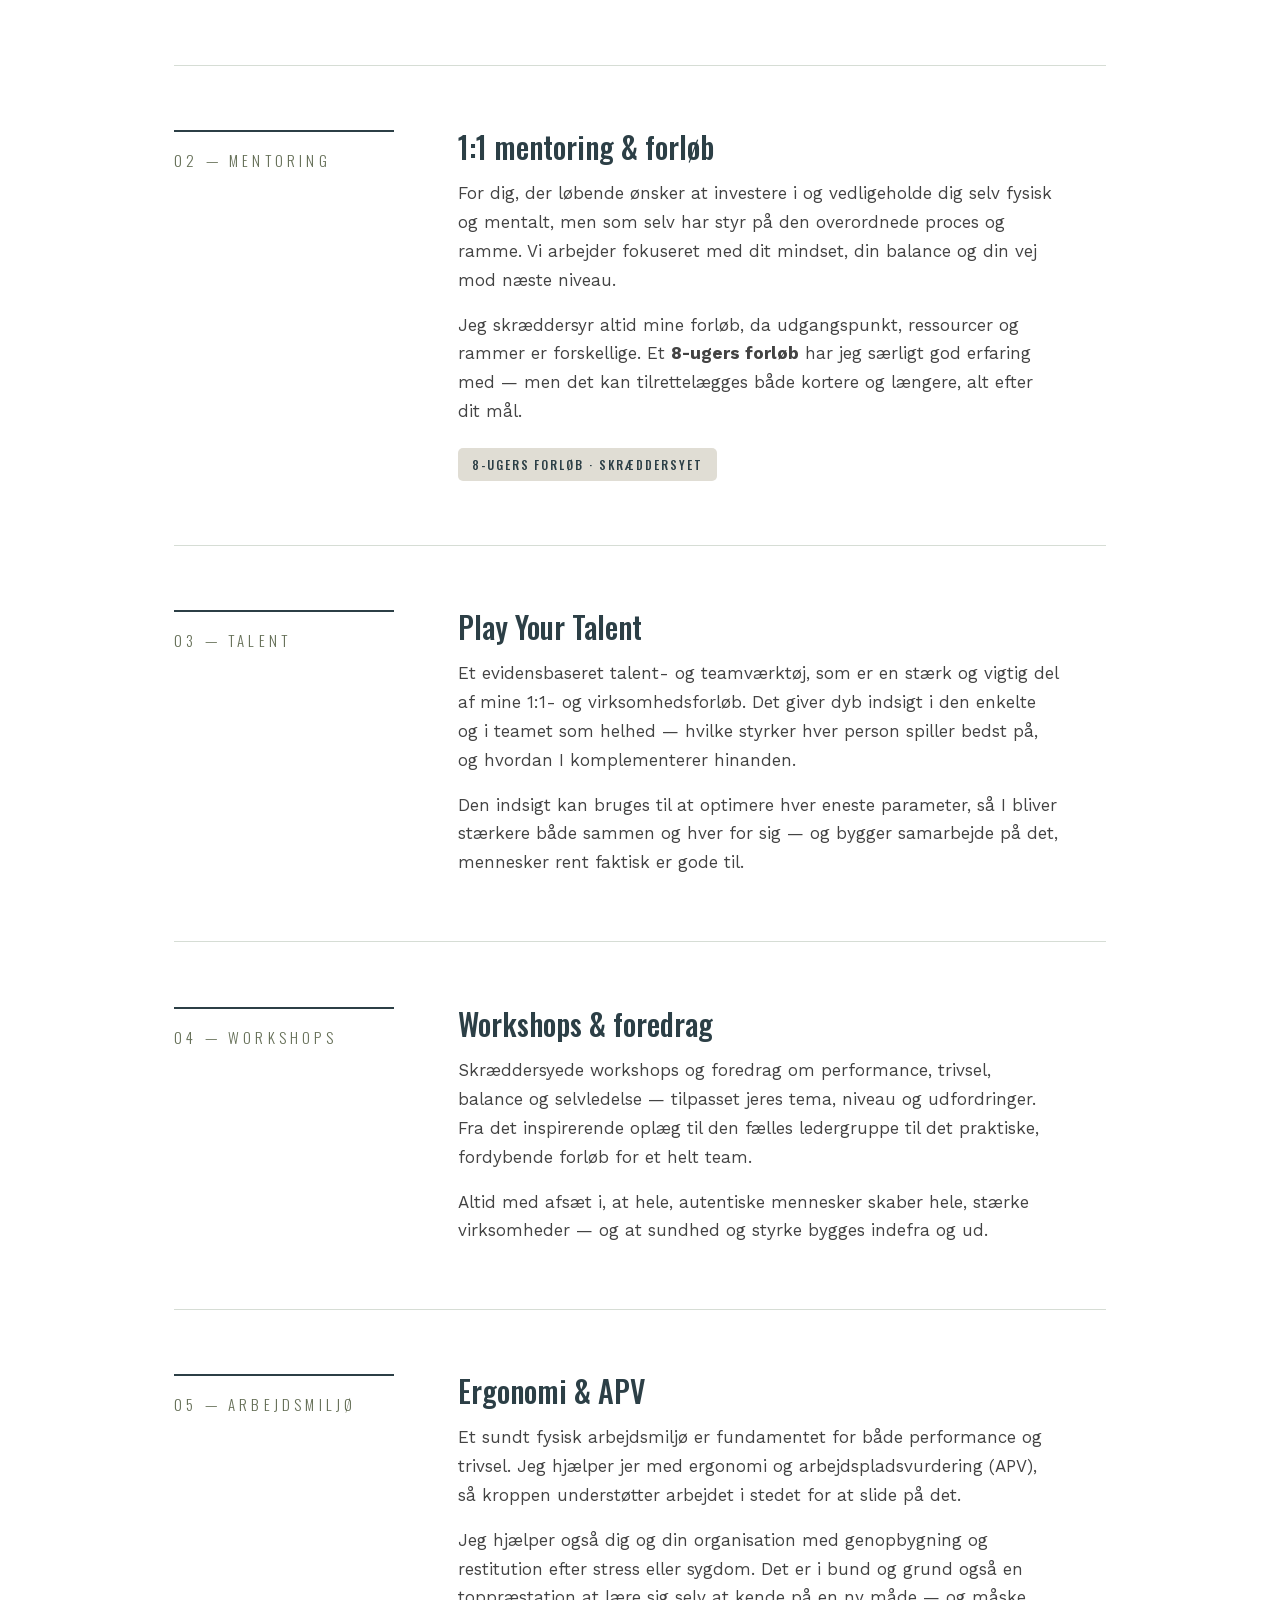
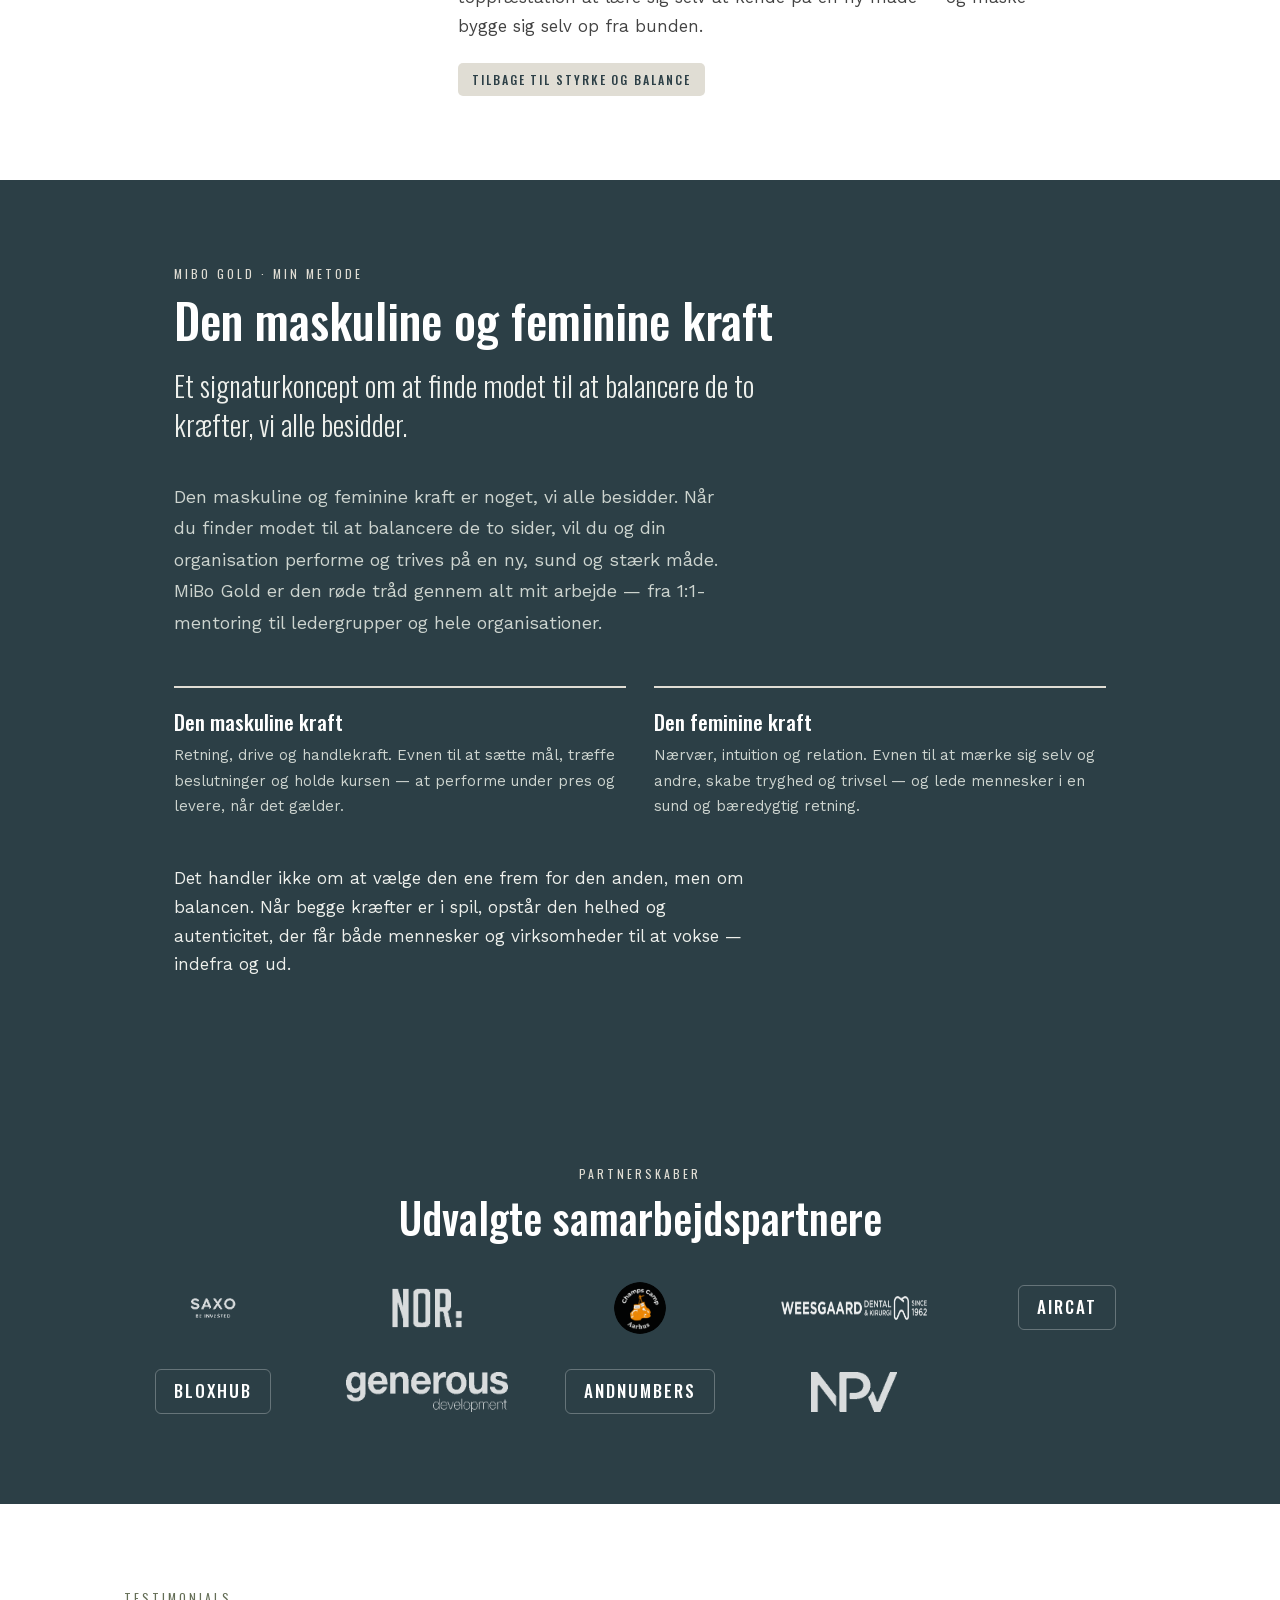
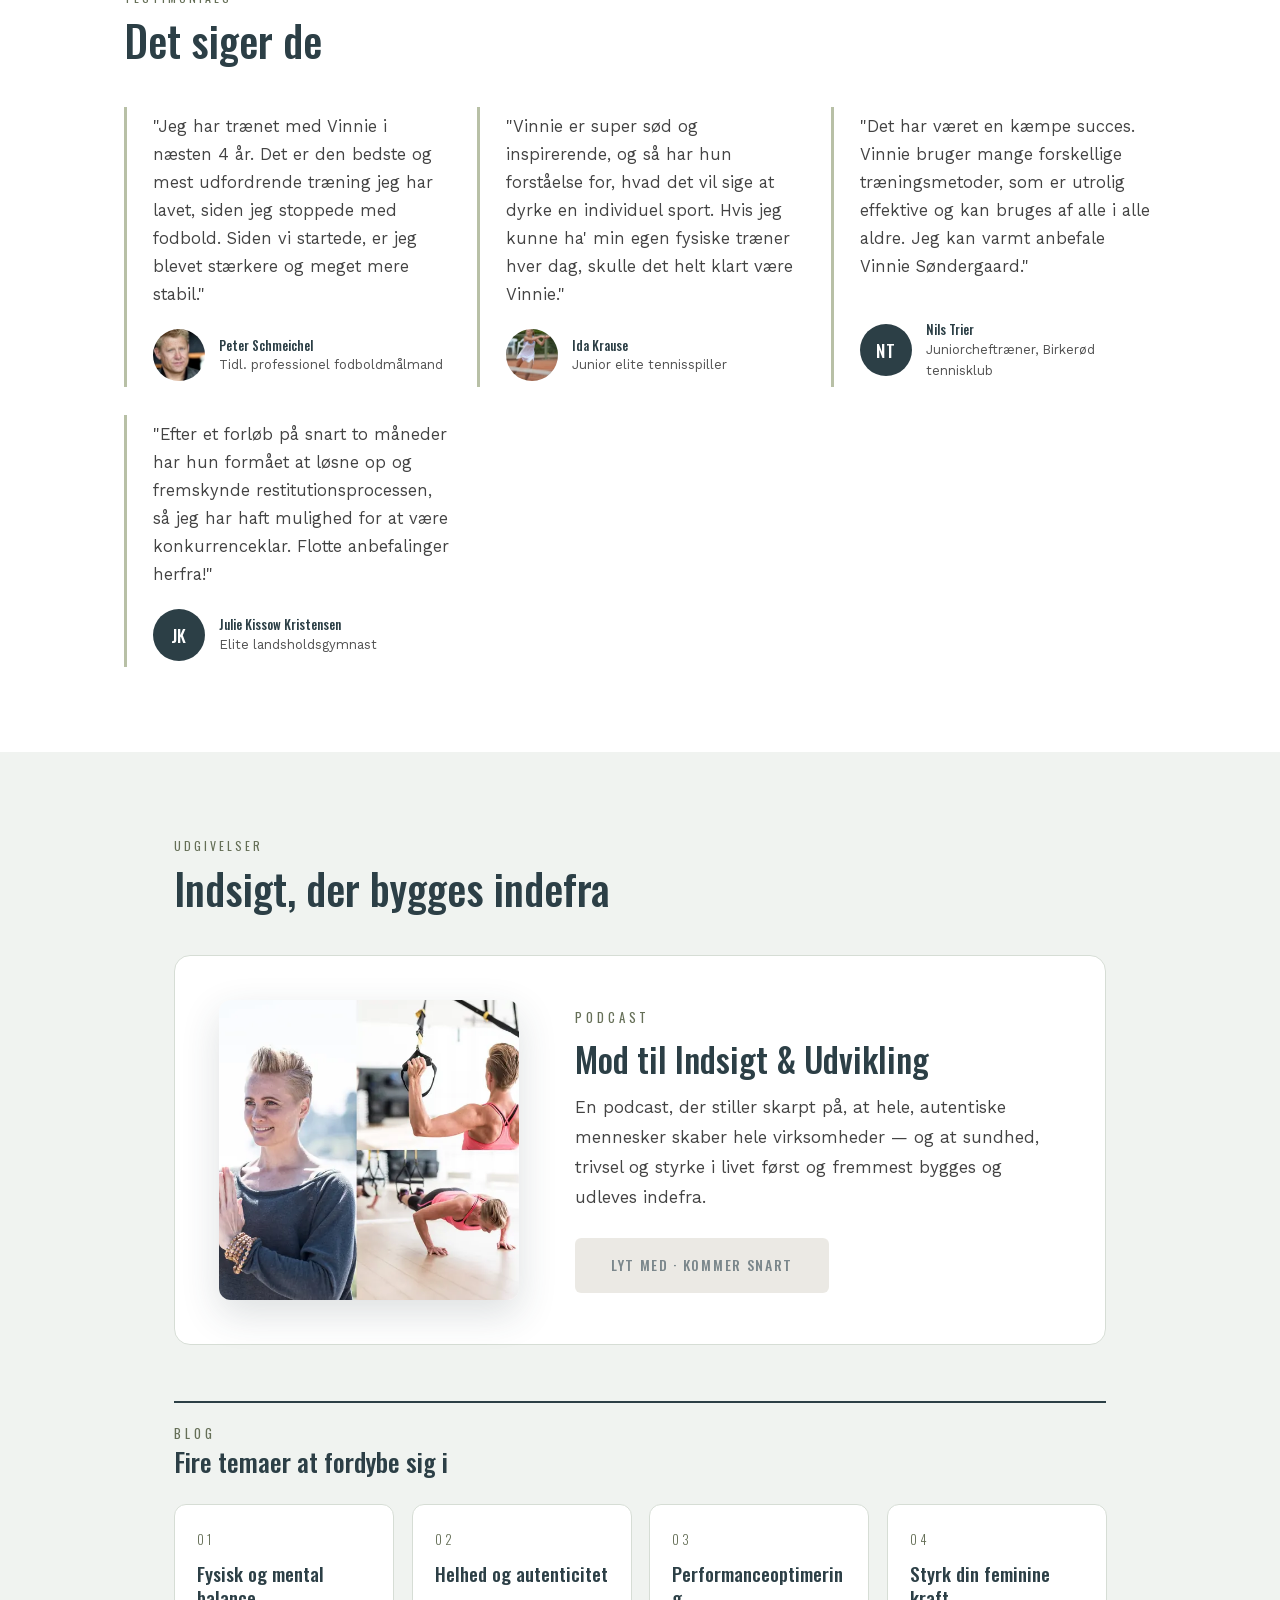
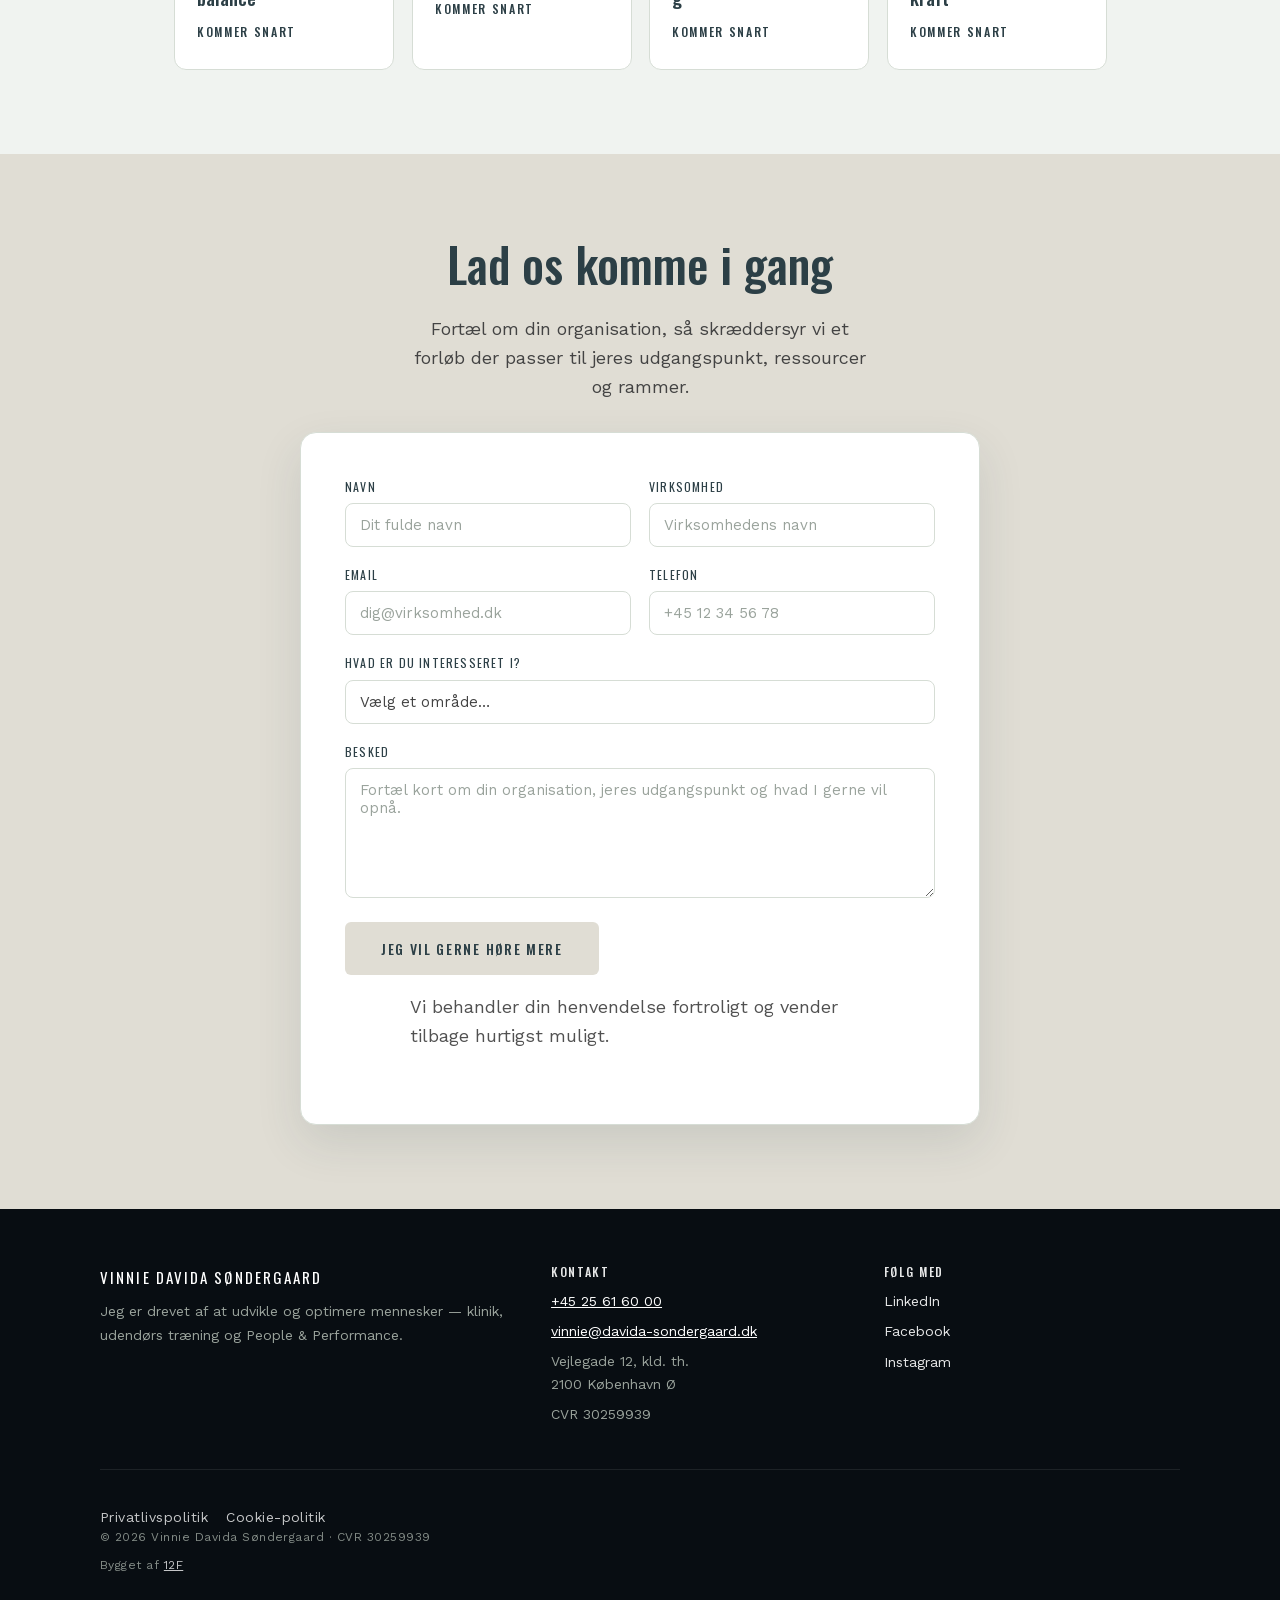
<file: people-performance/index.html>
<!DOCTYPE html>
<html lang="da">
<head>
<meta charset="utf-8">
<meta name="viewport" content="width=device-width, initial-scale=1">
<script>document.documentElement.classList.add('js');</script>
<title>People &amp; Performance | Vinnie Davida Søndergaard</title>
<link rel="canonical" href="https://vinnie-davida-sondergaard.dk/people-performance/">
<meta name="description" content="Performance, trivsel og selvledelse i organisationen. Professionelle ydelser til virksomheder — det hele starter med mennesket.">

<!-- Favicon -->
<link rel="icon" type="image/png" href="../assets/images/source/favicon.png">
<link rel="apple-touch-icon" href="../assets/images/source/favicon.png">
<meta name="theme-color" content="#2c3f46">

<!-- Open Graph -->
<meta property="og:type" content="website">
<meta property="og:site_name" content="Vinnie Davida Søndergaard">
<meta property="og:locale" content="da_DK">
<meta property="og:title" content="People &amp; Performance | Vinnie Davida Søndergaard">
<meta property="og:description" content="Performance, trivsel og selvledelse i organisationen. Professionelle ydelser til virksomheder — det hele starter med mennesket.">
<meta property="og:url" content="https://vinnie-davida-sondergaard.dk/people-performance/">
<meta property="og:image" content="https://vinnie-davida-sondergaard.dk/assets/images/source/vinnie-davida-soendergaard-photo-martin-kaufmann-dsc-3914-1.jpg">

<!-- Twitter -->
<meta name="twitter:card" content="summary_large_image">
<meta name="twitter:title" content="People &amp; Performance | Vinnie Davida Søndergaard">
<meta name="twitter:description" content="Performance, trivsel og selvledelse i organisationen. Professionelle ydelser til virksomheder — det hele starter med mennesket.">
<meta name="twitter:image" content="https://vinnie-davida-sondergaard.dk/assets/images/source/vinnie-davida-soendergaard-photo-martin-kaufmann-dsc-3914-1.jpg">
<!-- Self-hosted variable fonts (see @font-face in tokens.css). Preloaded so they
     land with the stylesheet instead of a paint later — no third-party font
     request, no preconnect, nothing blocking the first paint. -->
<link rel="preload" as="font" type="font/woff2" href="../assets/fonts/oswald-latin.woff2" crossorigin>
<link rel="preload" as="font" type="font/woff2" href="../assets/fonts/worksans-latin.woff2" crossorigin>
<link rel="stylesheet" href="../assets/css/tokens.css">
<style>
  /* People & Performance tone: refined, premium, editorial slate */
  body { background: #fff; color: var(--c-text); }
  h1, h2, h3 { color: var(--c-slate); font-weight: 500; }

  .hero { background: var(--c-slate); color: #fff; position: relative; overflow: hidden; }
  .hero .wrap { display: grid; grid-template-columns: 1.15fr .85fr; gap: 48px; align-items: center;
    padding: 120px 24px 90px; }
  .hero .eyebrow { font-family: var(--font-head); text-transform: uppercase; letter-spacing: .32em;
    font-size: 13px; color: var(--c-sand); margin-bottom: 22px; }
  .hero h1 { color:#fff; font-size: clamp(34px, 4.6vw, 60px); line-height: 1.04; margin-bottom: 24px; }
  .hero p { font-size: 18px; color: #cdd4cf; max-width: 48ch; margin-bottom: 34px; }
  .hero .portrait { border-radius: 14px; overflow: hidden; aspect-ratio: 330/380; }
  .hero .portrait img { width:100%; height:100%; object-fit: cover; }

  .section-head .eyebrow { letter-spacing: .25em; font-size: 12px; margin-bottom: 0; }
  .section-head h2 { font-size: clamp(28px,3.6vw,42px); }

  .lead { background: var(--c-wash); }
  .lead .wrap { max-width: 820px; }
  .lead blockquote { margin:0; font-family: var(--font-head); font-weight: 300; font-size: clamp(22px,3vw,34px);
    line-height: 1.3; color: var(--c-slate); }

  /* Services — editorial, generously spaced detail blocks */
  .services .wrap { max-width: 980px; }
  .svc-list { display: grid; gap: 64px; margin-top: 8px; }
  .svc {
    display: grid; grid-template-columns: 220px 1fr; gap: clamp(28px, 5vw, 64px);
    align-items: start; padding-bottom: 64px; border-bottom: 1px solid var(--c-sage-light);
  }
  .svc:last-child { padding-bottom: 0; border-bottom: 0; }
  .svc-index {
    font-family: var(--font-head); font-weight: 300; font-size: 15px;
    letter-spacing: .28em; text-transform: uppercase; color: var(--c-eyebrow);
    border-top: 2px solid var(--c-slate); padding-top: 16px;
  }
  .svc-body h3 { font-size: clamp(23px, 2.4vw, 30px); margin-bottom: 16px; }
  .svc-body p { font-size: 17px; color: var(--c-text); line-height: 1.7; margin: 0 0 16px; max-width: 60ch; }
  .svc-body p:last-child { margin-bottom: 0; }
  .svc-meta {
    display: inline-block; margin-top: 6px; font-family: var(--font-head);
    text-transform: uppercase; letter-spacing: .16em; font-size: 12px; font-weight: 500;
    color: var(--c-slate); background: var(--c-sand); padding: 7px 14px; border-radius: 5px;
  }
  @media (max-width: 680px){
    .svc { grid-template-columns: 1fr; gap: 18px; padding-bottom: 48px; }
    .svc-list { gap: 48px; }
    .svc-index { border-top: 0; padding-top: 0; }
  }

  /* MiBo Gold — signature method block on slate */
  .mibo { background: var(--c-slate); color:#fff; }
  .mibo .wrap { max-width: 980px; }
  .mibo .eyebrow { color: var(--c-sand); }
  .mibo h2 { color:#fff; font-size: clamp(30px, 4vw, 48px); margin-bottom: 20px; }
  .mibo .mibo-lead { font-family: var(--font-head); font-weight: 300; font-size: clamp(20px, 2.6vw, 28px);
    line-height: 1.4; color: #eef0ec; max-width: 40ch; margin: 0 0 8px; }
  .mibo-philosophy { font-size: 18px; color: #cdd4cf; line-height: 1.75; max-width: 56ch; margin: 28px 0 0; }
  .mibo-grid { display: grid; gap: 28px; grid-template-columns: 1fr 1fr; margin-top: 48px; }
  .mibo-force {
    border-top: 2px solid var(--c-sand); padding-top: 22px;
  }
  .mibo-force h3 { color:#fff; font-weight: 500; font-size: 21px; margin-bottom: 10px; }
  .mibo-force p { color: #cdd4cf; font-size: 15px; line-height: 1.7; margin: 0; }
  .mibo-foot { margin-top: 44px; font-size: 17px; color:#eef0ec; line-height: 1.7; max-width: 58ch; }
  @media (max-width: 680px){ .mibo-grid { grid-template-columns: 1fr; gap: 22px; } }

  .partners { background: var(--c-slate); color:#fff; text-align:center; }
  .partners h2 { color:#fff; }
  .partners .section-head .eyebrow { color: var(--c-sand); }
  .logos {
    display:grid; grid-template-columns: repeat(auto-fit, minmax(150px, 1fr));
    gap: 28px 36px; align-items:center; justify-items:center; margin-top: 40px;
  }
  .logos .logo {
    display:flex; align-items:center; justify-content:center;
    height: 56px; width:100%; padding: 4px 8px;
  }
  /* Coloured/dark logos: knock out to white so they read on slate. */
  .logos .logo img { max-height: 40px; max-width: 100%; width:auto;
    filter: brightness(0) invert(1); opacity:.82; transition: opacity .2s ease; }
  .logos .logo:hover img { opacity: 1; }
  /* Logos already supplied white-on-transparent must NOT be inverted. */
  .logos .logo.is-white img { filter: none; opacity: .92; }
  .logos .logo.is-white:hover img { opacity: 1; }
  /* Full-colour circular badge (e.g. Champs Camp): keep as-is, just round it. */
  .logos .logo.is-badge img { filter: none; opacity: .95; max-height: 52px; border-radius: 50%; }
  .logos .logo.is-badge:hover img { opacity: 1; }
  /* Styled text wordmark fallback for partners without a logo file. */
  .logos .wordmark {
    font-family: var(--font-head); font-weight: 500; text-transform: uppercase;
    letter-spacing: .12em; font-size: 17px; line-height: 1.1; color: #fff; opacity: .82;
    border: 1px solid rgba(255,255,255,.28); border-radius: 6px;
    padding: 12px 18px; transition: opacity .2s ease, border-color .2s ease;
  }
  .logos .wordmark:hover { opacity: 1; border-color: rgba(255,255,255,.5); }

  .quotes .wrap { display:grid; gap:28px; grid-template-columns: repeat(auto-fit,minmax(300px,1fr)); }
  .quote {
    border-left: 3px solid var(--c-sage); padding: 6px 0 6px 26px;
    display:flex; flex-direction:column;
  }
  .quote p { font-size: 16.5px; color: var(--c-text); line-height: 1.7; margin: 0; flex: 1 1 auto; }
  .quote .who { display:flex; align-items:center; gap:14px; margin-top: 20px; }
  .quote .who img,
  .quote .who .avatar { width:52px; height:52px; border-radius:50%; object-fit:cover; flex:none; }
  /* Monogram avatar fallback when no portrait file exists. */
  .quote .who .avatar {
    display:flex; align-items:center; justify-content:center;
    background: var(--c-slate); color:#fff;
    font-family: var(--font-head); font-weight: 500; font-size: 17px; letter-spacing: .04em;
  }
  .quote .who b { font-family: var(--font-head); font-weight: 500; color: var(--c-slate); display:block; }
  .quote .who span { font-size: 13px; color: var(--c-text-soft); }

  /* Udgivelser — podcast feature + editorial blog teaser */
  .pubs { background: var(--c-wash); }
  .pubs .wrap { max-width: 980px; }
  .podcast {
    display: grid; grid-template-columns: 300px 1fr; gap: clamp(28px, 5vw, 56px);
    align-items: center;
    background: #fff; border: 1px solid var(--c-sage-light); border-radius: 16px;
    padding: clamp(24px, 4vw, 44px);
  }
  .podcast-cover { border-radius: 12px; overflow: hidden; aspect-ratio: 1/1; box-shadow: 0 14px 38px rgba(44,63,70,.16); }
  .podcast-cover img { width:100%; height:100%; object-fit: cover; }
  .podcast-body .eyebrow { margin-bottom: 12px; }
  .podcast-body h3 { font-size: clamp(24px, 3vw, 34px); margin-bottom: 16px; }
  .podcast-body p { font-size: 17px; color: var(--c-text); line-height: 1.75; margin: 0 0 26px; max-width: 52ch; }
  @media (max-width: 680px){ .podcast { grid-template-columns: 1fr; text-align: left; }
    .podcast-cover { max-width: 280px; } }

  .themes { margin-top: 56px; }
  .themes-head { border-top: 2px solid var(--c-slate); padding-top: 20px; margin-bottom: 28px; }
  .themes-head .eyebrow { margin: 0 0 4px; }
  .themes-head h3 { font-size: clamp(20px, 2.4vw, 26px); margin: 0; }
  .theme-grid { display: grid; gap: 18px; grid-template-columns: repeat(auto-fit, minmax(210px, 1fr)); }
  .theme-card {
    display: block; text-decoration: none;
    background: #fff; border: 1px solid var(--c-sage-light); border-radius: 12px;
    padding: 24px 22px; transition: border-color .2s, transform .15s, box-shadow .2s;
  }
  .theme-card:hover { border-color: var(--c-sage-muted); transform: translateY(-2px);
    box-shadow: 0 12px 28px rgba(44,63,70,.1); }
  .theme-card .theme-index {
    font-family: var(--font-head); font-weight: 300; font-size: 13px;
    letter-spacing: .24em; text-transform: uppercase; color: var(--c-eyebrow); display:block; margin-bottom: 12px;
  }
  .theme-card h4 { font-family: var(--font-head); font-weight: 500; color: var(--c-slate);
    font-size: 19px; line-height: 1.25; margin: 0 0 10px; }
  .theme-card .theme-more {
    font-family: var(--font-head); text-transform: uppercase; letter-spacing: .14em;
    font-size: 12px; font-weight: 500; color: var(--c-slate);
  }

  .cta { text-align:center; background: var(--c-sand); }
  .cta h2 { font-size: clamp(30px,4vw,48px); }
  .cta p { font-size: 18px; max-width: 46ch; margin: 0 auto 30px; }

  /* ── Lead/contact form + confirmation (issue #15) — premium P&P tone ───── */
  /* The form sits on the sand CTA band: lift it onto a calm white card so the
     fields read crisply, and tint the shared --field-* knobs to the slate
     palette used elsewhere on this page. */
  .contact-card {
    max-width: 680px; margin: 8px auto 0; text-align: left;
    background: #fff; border: 1px solid var(--c-sage-light); border-radius: 16px;
    padding: clamp(28px, 4vw, 44px);
    box-shadow: 0 18px 46px rgba(44,63,70,.12);
    --field-bg: #fff; --field-fg: var(--c-text);
    --field-border: var(--c-sage-light); --field-border-focus: var(--c-slate);
    --field-label: var(--c-slate); --field-placeholder: #9aa39c;
    --field-radius: 8px;
  }
  .contact-form select { color: var(--field-fg); }
  .contact-form .contact-submit { justify-self: start; margin-top: 6px; }
  .contact-note { font-size: 13px; color: var(--c-text-soft); margin: 14px 0 0; }

  /* Static confirmation panel — hidden until the button toggles it. */
  .contact-success { text-align: left; }
  .contact-success-mark {
    width: 56px; height: 56px; margin: 0 0 20px; border-radius: 999px;
    display: grid; place-items: center; background: var(--c-slate); color: #fff;
    font-family: var(--font-head); font-weight: 500; font-size: 28px; line-height: 1;
  }
  .contact-success h3 { font-size: clamp(23px, 3vw, 32px); margin: 0 0 12px; }
  .contact-success p { font-size: 17px; color: var(--c-text); line-height: 1.7; margin: 0 0 24px; max-width: 52ch; }
  .contact-success .contact-foot { font-size: 13px; color: var(--c-text-soft); margin: 22px 0 0; }

  /* People & Performance tone: refined, light-on-slate top-nav; near-black footer */
  .site-nav { --nav-bg: rgba(44,63,70,.78); --nav-fg: #fff; --nav-border: rgba(255,255,255,.14); --nav-accent: var(--c-sand); }
  .site-footer { --foot-bg: var(--c-near-black); --foot-fg: #9aa39c; --foot-head: #fff; --foot-link: #fff; --foot-border: rgba(255,255,255,.1); }
  @media (max-width: 820px){ .hero .wrap { grid-template-columns: 1fr; } .hero .portrait { max-width: 320px; } }
  /* Placeholder teasers (#23): podcast/blog links have no destination yet. */
  .is-soon { opacity: .62; cursor: default; pointer-events: none; }
</style>

<!-- Structured data (#23): the B2B people-and-performance advisory. -->
<script type="application/ld+json">
{
  "@context": "https://schema.org",
  "@graph": [
    {
      "@type": "PostalAddress",
      "@id": "https://vinnie-davida-sondergaard.dk/#address",
      "streetAddress": "Vejlegade 12, kld. th.",
      "postalCode": "2100",
      "addressLocality": "København Ø",
      "addressRegion": "Hovedstaden",
      "addressCountry": "DK"
    },
    {
      "@type": [
        "ProfessionalService",
        "LocalBusiness"
      ],
      "@id": "https://vinnie-davida-sondergaard.dk/people-performance/#practice",
      "name": "Vinnie Davida Søndergaard — People & Performance",
      "description": "Performance, trivsel og selvledelse i organisationen. Huscoach, 1:1-mentoring, talentudvikling, workshops og foredrag samt ergonomi og APV — til virksomheder der vil vokse i et sundt miljø.",
      "url": "https://vinnie-davida-sondergaard.dk/people-performance/",
      "image": "https://vinnie-davida-sondergaard.dk/assets/images/source/vinnie-davida-soendergaard-photo-martin-kaufmann-dsc-3914-1.jpg",
      "telephone": "+4525616000",
      "email": "vinnie@davida-sondergaard.dk",
      "address": {
        "@id": "https://vinnie-davida-sondergaard.dk/#address"
      },
      "geo": {
        "@type": "GeoCoordinates",
        "latitude": 55.705208,
        "longitude": 12.586269
      },
      "identifier": {
        "@type": "PropertyValue",
        "propertyID": "CVR",
        "value": "30259939"
      },
      "sameAs": [
        "https://www.facebook.com/lifepoweredthroughinside",
        "https://www.instagram.com/vinnie_davida_sondergaard"
      ],
      "areaServed": {
        "@type": "Country",
        "name": "Danmark"
      },
      "founder": {
        "@id": "https://vinnie-davida-sondergaard.dk/#person"
      },
      "employee": {
        "@id": "https://vinnie-davida-sondergaard.dk/#person"
      },
      "subOrganization": {
        "@id": "https://vinnie-davida-sondergaard.dk/klinik/#clinic"
      },
      "knowsLanguage": [
        "da",
        "en"
      ],
      "knowsAbout": [
        "Performance",
        "Trivsel",
        "Selvledelse",
        "Talentudvikling",
        "Vindermindset",
        "Ergonomi og APV",
        "Stress og restitution"
      ],
      "hasOfferCatalog": {
        "@type": "OfferCatalog",
        "name": "Ydelser",
        "itemListElement": [
          {
            "@type": "Offer",
            "itemOffered": {
              "@type": "Service",
              "name": "Huscoach i virksomheden",
              "description": "Fast, fortrolig sparringspartner i organisationen, der arbejder vedholdende med både den enkelte medarbejder og dynamikken i teamet.",
              "provider": {
                "@id": "https://vinnie-davida-sondergaard.dk/#person"
              },
              "areaServed": {
                "@type": "City",
                "name": "København"
              }
            },
            "availability": "https://schema.org/InStock"
          },
          {
            "@type": "Offer",
            "itemOffered": {
              "@type": "Service",
              "name": "1:1 mentoring & forløb",
              "description": "Fokuseret arbejde med mindset, balance og vejen mod næste niveau. Et 8-ugers forløb er udgangspunktet, men tilrettelægges individuelt.",
              "provider": {
                "@id": "https://vinnie-davida-sondergaard.dk/#person"
              },
              "areaServed": {
                "@type": "City",
                "name": "København"
              }
            },
            "availability": "https://schema.org/InStock"
          },
          {
            "@type": "Offer",
            "itemOffered": {
              "@type": "Service",
              "name": "Play Your Talent",
              "description": "Evidensbaseret talent- og teamværktøj, der giver dyb indsigt i den enkelte og i teamet som helhed.",
              "provider": {
                "@id": "https://vinnie-davida-sondergaard.dk/#person"
              },
              "areaServed": {
                "@type": "City",
                "name": "København"
              }
            },
            "availability": "https://schema.org/InStock"
          },
          {
            "@type": "Offer",
            "itemOffered": {
              "@type": "Service",
              "name": "Workshops & foredrag",
              "description": "Skræddersyede workshops og foredrag om performance, trivsel, balance og selvledelse, tilpasset jeres tema, niveau og udfordringer.",
              "provider": {
                "@id": "https://vinnie-davida-sondergaard.dk/#person"
              },
              "areaServed": {
                "@type": "City",
                "name": "København"
              }
            },
            "availability": "https://schema.org/InStock"
          },
          {
            "@type": "Offer",
            "itemOffered": {
              "@type": "Service",
              "name": "Ergonomi & APV",
              "description": "Ergonomi og arbejdspladsvurdering, så kroppen understøtter arbejdet i stedet for at slide på det.",
              "provider": {
                "@id": "https://vinnie-davida-sondergaard.dk/#person"
              },
              "areaServed": {
                "@type": "City",
                "name": "København"
              }
            },
            "availability": "https://schema.org/InStock"
          }
        ]
      },
      "potentialAction": {
        "@type": "CommunicateAction",
        "name": "Lad os komme i gang",
        "target": {
          "@type": "EntryPoint",
          "urlTemplate": "https://vinnie-davida-sondergaard.dk/people-performance/#kontakt"
        }
      }
    },
    {
      "@type": "CreativeWork",
      "@id": "https://vinnie-davida-sondergaard.dk/people-performance/#mibo-gold",
      "name": "MiBo Gold — den maskuline og feminine kraft",
      "description": "Signaturkoncept om at finde modet til at balancere den maskuline kraft (retning, drive og handlekraft) og den feminine kraft (nærvær, intuition og relation). Den røde tråd gennem forløbene.",
      "creator": {
        "@id": "https://vinnie-davida-sondergaard.dk/#person"
      },
      "inLanguage": "da-DK"
    },
    {
      "@type": "PodcastSeries",
      "@id": "https://vinnie-davida-sondergaard.dk/people-performance/#podcast",
      "name": "Mod til Indsigt & Udvikling",
      "description": "En podcast, der stiller skarpt på, at hele, autentiske mennesker skaber hele virksomheder — og at sundhed, trivsel og styrke i livet først og fremmest bygges og udleves indefra.",
      "author": {
        "@id": "https://vinnie-davida-sondergaard.dk/#person"
      },
      "inLanguage": "da-DK"
    },
    {
      "@type": "WebPage",
      "@id": "https://vinnie-davida-sondergaard.dk/people-performance/#webpage",
      "url": "https://vinnie-davida-sondergaard.dk/people-performance/",
      "name": "People & Performance | Vinnie Davida Søndergaard",
      "description": "Performance, trivsel og selvledelse i organisationen. Professionelle ydelser til virksomheder — det hele starter med mennesket.",
      "isPartOf": {
        "@id": "https://vinnie-davida-sondergaard.dk/#website"
      },
      "inLanguage": "da-DK",
      "about": {
        "@id": "https://vinnie-davida-sondergaard.dk/people-performance/#practice"
      },
      "primaryImageOfPage": {
        "@type": "ImageObject",
        "url": "https://vinnie-davida-sondergaard.dk/assets/images/source/vinnie-davida-soendergaard-photo-martin-kaufmann-dsc-3914-1.jpg"
      },
      "breadcrumb": {
        "@id": "https://vinnie-davida-sondergaard.dk/people-performance/#breadcrumb"
      }
    },
    {
      "@type": "BreadcrumbList",
      "@id": "https://vinnie-davida-sondergaard.dk/people-performance/#breadcrumb",
      "itemListElement": [
        {
          "@type": "ListItem",
          "position": 1,
          "name": "Forside",
          "item": "https://vinnie-davida-sondergaard.dk/"
        },
        {
          "@type": "ListItem",
          "position": 2,
          "name": "People & Performance"
        }
      ]
    }
  ]
}
</script>

<!-- Umami analytics (self-hosted, cookieless — stores nothing on the visitor's
     device, so it runs without consent and is unaffected by the cookie banner). -->
<!-- Umami analytics: production-hostname guard — local dev (localhost/127.0.0.1/preview domains) never reports to the vinnie-davida-sondergaard.dk production site. -->
<script>
(function(){var H="vinnie-davida-sondergaard.dk",d=document;if(location.hostname===H||location.hostname==="www."+H){var s=d.createElement("script");s.src="https://umami.robert-jensen.dk/script.js";s.defer=true;s.dataset.websiteId="a69e5bab-fe9e-46c9-9f9f-39545f3791a4";s.dataset.performance="true";d.head.appendChild(s);}})();
</script>
</head>
<body class="focus-pp">
  <!-- CANONICAL SHARED TOP-NAV (sub-sites) — see .site-nav in tokens.css. -->
  <nav class="site-nav">
    <a class="brand" href="../" aria-label="Vinnie Davida Søndergaard — forside">
      <img src="../assets/images/logo-wordmark.png" alt="Vinnie Davida Søndergaard" width="95" height="30" fetchpriority="high">
    </a>
    <button class="nav-toggle" type="button" aria-label="Åbn menu" aria-expanded="false" aria-controls="primary-nav">
      <span class="bars" aria-hidden="true"></span>
    </button>
    <div class="nav-links" id="primary-nav">
      <a href="../">Forside</a>
      <a href="../klinik/">Klinik</a>
      <a href="../workout/">Workout</a>
      <a href="../people-performance/" class="is-current">People &amp; Performance</a>
      <a href="../om/">Om</a>
    </div>
  </nav>

  <header class="hero">
    <div class="wrap">
      <div>
        <div class="eyebrow">People &amp; Performance</div>
        <h1>Performance og vækst — i et sundt miljø.</h1>
        <p>Jeg hjælper dig og din organisation mod performance og vækst, hvor vindermindset, trivsel, talentudvikling og selvledelse er i fokus.</p>
        <a class="btn" href="#kontakt">Lad os komme i gang</a>
      </div>
      <div class="portrait">
        <img src="../assets/images/source/vinnie-davida-soendergaard-photo-martin-kaufmann-dsc-3914-1.webp"
             srcset="../assets/images/source/vinnie-davida-soendergaard-photo-martin-kaufmann-dsc-3914-1-800.webp 800w,
                     ../assets/images/source/vinnie-davida-soendergaard-photo-martin-kaufmann-dsc-3914-1.webp 1731w"
             sizes="(max-width: 820px) 320px, 40vw"
             alt="Vinnie Davida Søndergaard" width="1731" height="1155"
             fetchpriority="high" decoding="async">
      </div>
    </div>
  </header>

  <section class="section lead">
    <div class="wrap">
      <div class="section-head"><div class="eyebrow">Det hele starter med mennesket</div></div>
      <blockquote>Hvis ikke du som leder kender dig selv og kan mærke dig selv, kan du heller ikke mærke dine medarbejdere – og dermed heller ikke lede og motivere dem i en sund og stærk retning.</blockquote>
    </div>
  </section>

  <section class="section services" id="ydelser">
    <div class="wrap">
      <div class="section-head">
        <div class="eyebrow">Ydelser</div>
        <h2>Skræddersyede forløb til din organisation</h2>
      </div>
      <div class="svc-list reveal-stagger">

        <article class="svc reveal">
          <div class="svc-index">01 — Huscoach</div>
          <div class="svc-body">
            <h3>Huscoach i virksomheden</h3>
            <p>Jeg hjælper dig og din organisation mod performance og vækst — i et sundt miljø, hvor vindermindset, trivsel, talentudvikling og selvledelse er i fokus. Som fast huscoach er jeg en tilbagevendende, fortrolig sparringspartner, der kender jeres kultur indefra.</p>
            <p>Det giver mulighed for at arbejde vedholdende med både den enkelte medarbejder og dynamikken i teamet — ikke som et enkeltstående arrangement, men som en kontinuerlig investering i mennesker og resultater.</p>
          </div>
        </article>

        <article class="svc reveal">
          <div class="svc-index">02 — Mentoring</div>
          <div class="svc-body">
            <h3>1:1 mentoring &amp; forløb</h3>
            <p>For dig, der løbende ønsker at investere i og vedligeholde dig selv fysisk og mentalt, men som selv har styr på den overordnede proces og ramme. Vi arbejder fokuseret med dit mindset, din balance og din vej mod næste niveau.</p>
            <p>Jeg skræddersyr altid mine forløb, da udgangspunkt, ressourcer og rammer er forskellige. Et <strong>8-ugers forløb</strong> har jeg særligt god erfaring med — men det kan tilrettelægges både kortere og længere, alt efter dit mål.</p>
            <span class="svc-meta">8-ugers forløb · skræddersyet</span>
          </div>
        </article>

        <article class="svc reveal">
          <div class="svc-index">03 — Talent</div>
          <div class="svc-body">
            <h3>Play Your Talent</h3>
            <p>Et evidensbaseret talent- og teamværktøj, som er en stærk og vigtig del af mine 1:1- og virksomhedsforløb. Det giver dyb indsigt i den enkelte og i teamet som helhed — hvilke styrker hver person spiller bedst på, og hvordan I komplementerer hinanden.</p>
            <p>Den indsigt kan bruges til at optimere hver eneste parameter, så I bliver stærkere både sammen og hver for sig — og bygger samarbejde på det, mennesker rent faktisk er gode til.</p>
          </div>
        </article>

        <article class="svc reveal">
          <div class="svc-index">04 — Workshops</div>
          <div class="svc-body">
            <h3>Workshops &amp; foredrag</h3>
            <p>Skræddersyede workshops og foredrag om performance, trivsel, balance og selvledelse — tilpasset jeres tema, niveau og udfordringer. Fra det inspirerende oplæg til den fælles ledergruppe til det praktiske, fordybende forløb for et helt team.</p>
            <p>Altid med afsæt i, at hele, autentiske mennesker skaber hele, stærke virksomheder — og at sundhed og styrke bygges indefra og ud.</p>
          </div>
        </article>

        <article class="svc reveal">
          <div class="svc-index">05 — Arbejdsmiljø</div>
          <div class="svc-body">
            <h3>Ergonomi &amp; APV</h3>
            <p>Et sundt fysisk arbejdsmiljø er fundamentet for både performance og trivsel. Jeg hjælper jer med ergonomi og arbejdspladsvurdering (APV), så kroppen understøtter arbejdet i stedet for at slide på det.</p>
            <p>Jeg hjælper også dig og din organisation med genopbygning og restitution efter stress eller sygdom. Det er i bund og grund også en toppræstation at lære sig selv at kende på en ny måde — og måske bygge sig selv op fra bunden.</p>
            <span class="svc-meta">Tilbage til styrke og balance</span>
          </div>
        </article>

      </div>
    </div>
  </section>

  <section class="section mibo" id="mibo-gold">
    <div class="wrap">
      <div class="section-head" style="margin-bottom: 36px;">
        <div class="eyebrow">MiBo Gold · Min metode</div>
        <h2>Den maskuline og feminine kraft</h2>
        <p class="mibo-lead">Et signaturkoncept om at finde modet til at balancere de to kræfter, vi alle besidder.</p>
      </div>
      <p class="mibo-philosophy">Den maskuline og feminine kraft er noget, vi alle besidder. Når du finder modet til at balancere de to sider, vil du og din organisation performe og trives på en ny, sund og stærk måde. MiBo Gold er den røde tråd gennem alt mit arbejde — fra 1:1-mentoring til ledergrupper og hele organisationer.</p>

      <div class="mibo-grid reveal-stagger">
        <div class="mibo-force reveal">
          <h3>Den maskuline kraft</h3>
          <p>Retning, drive og handlekraft. Evnen til at sætte mål, træffe beslutninger og holde kursen — at performe under pres og levere, når det gælder.</p>
        </div>
        <div class="mibo-force reveal">
          <h3>Den feminine kraft</h3>
          <p>Nærvær, intuition og relation. Evnen til at mærke sig selv og andre, skabe tryghed og trivsel — og lede mennesker i en sund og bæredygtig retning.</p>
        </div>
      </div>

      <p class="mibo-foot">Det handler ikke om at vælge den ene frem for den anden, men om balancen. Når begge kræfter er i spil, opstår den helhed og autenticitet, der får både mennesker og virksomheder til at vokse — indefra og ud.</p>
    </div>
  </section>

  <section class="section partners">
    <div class="wrap">
      <div class="section-head" style="max-width:none; margin: 0 auto 0; text-align:center;">
        <div class="eyebrow">Partnerskaber</div>
        <h2>Udvalgte samarbejdspartnere</h2>
      </div>
      <div class="logos reveal-stagger">
        <span class="logo reveal"><img src="../assets/images/partners/saxo-bank.png" alt="Saxo Bank" width="149" height="100" loading="lazy" decoding="async"></span>
        <span class="logo reveal"><img src="../assets/images/partners/nor.png" alt="NOR" width="175" height="100" loading="lazy" decoding="async"></span>
        <span class="logo is-badge reveal"><img src="../assets/images/partners/champs-camp.png" alt="Champs Camp" width="130" height="130" loading="lazy" decoding="async"></span>
        <span class="logo is-white reveal"><img src="../assets/images/partners/weesgaard.webp" alt="Weesgaard Dental Kirurgi" width="610" height="100" loading="lazy" decoding="async"></span>
        <span class="wordmark reveal" title="AirCat">AirCat</span>
        <span class="wordmark reveal" title="BloxHub">BloxHub</span>
        <span class="logo reveal"><img src="../assets/images/partners/generous-development.png" alt="Generous Development" width="432" height="100" loading="lazy" decoding="async"></span>
        <span class="wordmark reveal" title="AndNumbers">AndNumbers</span>
        <span class="logo reveal"><img src="../assets/images/partners/npv.png" alt="NPV" width="216" height="100" loading="lazy" decoding="async"></span>
      </div>
    </div>
  </section>

  <section class="section quotes">
    <div class="wrap" style="display:block">
      <div class="section-head"><div class="eyebrow">Testimonials</div><h2>Det siger de</h2></div>
    </div>
    <div class="wrap reveal-stagger">
      <div class="quote reveal">
        <p>"Jeg har trænet med Vinnie i næsten 4 år. Det er den bedste og mest udfordrende træning jeg har lavet, siden jeg stoppede med fodbold. Siden vi startede, er jeg blevet stærkere og meget mere stabil."</p>
        <div class="who"><img src="../assets/images/source/ref-peter-schmeichel.webp" alt="Peter Schmeichel" width="112" height="112" loading="lazy" decoding="async"><span><b>Peter Schmeichel</b>Tidl. professionel fodboldmålmand</span></div>
      </div>
      <div class="quote reveal">
        <p>"Vinnie er super sød og inspirerende, og så har hun forståelse for, hvad det vil sige at dyrke en individuel sport. Hvis jeg kunne ha' min egen fysiske træner hver dag, skulle det helt klart være Vinnie."</p>
        <div class="who"><img src="../assets/images/source/ref-ida-krause.webp" alt="Ida Krause" width="112" height="112" loading="lazy" decoding="async"><span><b>Ida Krause</b>Junior elite tennisspiller</span></div>
      </div>
      <div class="quote reveal">
        <p>"Det har været en kæmpe succes. Vinnie bruger mange forskellige træningsmetoder, som er utrolig effektive og kan bruges af alle i alle aldre. Jeg kan varmt anbefale Vinnie Søndergaard."</p>
        <div class="who"><span class="avatar" aria-hidden="true">NT</span><span><b>Nils Trier</b>Juniorcheftræner, Birkerød tennisklub</span></div>
      </div>
      <div class="quote reveal">
        <p>"Efter et forløb på snart to måneder har hun formået at løsne op og fremskynde restitutionsprocessen, så jeg har haft mulighed for at være konkurrenceklar. Flotte anbefalinger herfra!"</p>
        <div class="who"><span class="avatar" aria-hidden="true">JK</span><span><b>Julie Kissow Kristensen</b>Elite landsholdsgymnast</span></div>
      </div>
    </div>
  </section>

  <section class="section pubs" id="udgivelser">
    <div class="wrap">
      <div class="section-head">
        <div class="eyebrow">Udgivelser</div>
        <h2>Indsigt, der bygges indefra</h2>
      </div>

      <article class="podcast reveal">
        <div class="podcast-cover">
          <img src="../assets/images/source/lipti-cover-760.webp" alt="Podcasten Mod til Indsigt &amp; Udvikling"
               width="760" height="538" loading="lazy" decoding="async">
        </div>
        <div class="podcast-body">
          <div class="eyebrow">Podcast</div>
          <h3>Mod til Indsigt &amp; Udvikling</h3>
          <p>En podcast, der stiller skarpt på, at hele, autentiske mennesker skaber hele virksomheder — og at sundhed, trivsel og styrke i livet først og fremmest bygges og udleves indefra.</p>
          <!-- Placeholder: no podcast URL yet — non-navigating teaser (#23). -->
          <span class="btn is-soon" role="link" aria-disabled="true" title="Podcast-link kommer snart">Lyt med · kommer snart</span>
        </div>
      </article>

      <div class="themes">
        <div class="themes-head">
          <div class="eyebrow">Blog</div>
          <h3>Fire temaer at fordybe sig i</h3>
        </div>
        <!-- Blog not yet built: cards are non-navigating teasers (no dead #). -->
        <div class="theme-grid reveal-stagger">
          <div class="theme-card reveal" aria-disabled="true">
            <span class="theme-index">01</span>
            <h4>Fysisk og mental balance</h4>
            <span class="theme-more">Kommer snart</span>
          </div>
          <div class="theme-card reveal" aria-disabled="true">
            <span class="theme-index">02</span>
            <h4>Helhed og autenticitet</h4>
            <span class="theme-more">Kommer snart</span>
          </div>
          <div class="theme-card reveal" aria-disabled="true">
            <span class="theme-index">03</span>
            <h4>Performanceoptimering</h4>
            <span class="theme-more">Kommer snart</span>
          </div>
          <div class="theme-card reveal" aria-disabled="true">
            <span class="theme-index">04</span>
            <h4>Styrk din feminine kraft</h4>
            <span class="theme-more">Kommer snart</span>
          </div>
        </div>
      </div>
    </div>
  </section>

  <!-- ========================================================================
       KONTAKT / LEAD — NON-FUNCTIONAL MOCK. The lead form does not submit
       anywhere; "Jeg vil gerne høre mere" is type=button and only toggles a
       static confirmation panel via contact.js (visual demo only, no backend).
       ===================================================================== -->
  <section class="section cta" id="kontakt">
    <div class="wrap">
      <h2>Lad os komme i gang</h2>
      <p>Fortæl om din organisation, så skræddersyr vi et forløb der passer til jeres udgangspunkt, ressourcer og rammer.</p>

      <form class="form contact-form contact-card reveal" id="contact-form" novalidate>
        <div class="form-row">
          <div class="field">
            <label for="ct-navn">Navn</label>
            <input id="ct-navn" name="navn" type="text" placeholder="Dit fulde navn" autocomplete="name">
          </div>
          <div class="field">
            <label for="ct-virksomhed">Virksomhed</label>
            <input id="ct-virksomhed" name="virksomhed" type="text" placeholder="Virksomhedens navn" autocomplete="organization">
          </div>
        </div>
        <div class="form-row">
          <div class="field">
            <label for="ct-email">Email</label>
            <input id="ct-email" name="email" type="email" placeholder="dig@virksomhed.dk" autocomplete="email">
          </div>
          <div class="field">
            <label for="ct-tlf">Telefon</label>
            <input id="ct-tlf" name="telefon" type="tel" placeholder="+45 12 34 56 78" autocomplete="tel">
          </div>
        </div>
        <div class="field">
          <label for="ct-interesse">Hvad er du interesseret i?</label>
          <select id="ct-interesse" name="interesse">
            <option value="" selected>Vælg et område…</option>
            <option value="huscoach">Huscoach i virksomheden</option>
            <option value="mentoring">1:1 mentoring &amp; forløb</option>
            <option value="play-your-talent">Play Your Talent</option>
            <option value="workshops">Workshops &amp; foredrag</option>
            <option value="ergonomi-apv">Ergonomi &amp; APV</option>
            <option value="andet">Andet</option>
          </select>
        </div>
        <div class="field">
          <label for="ct-besked">Besked</label>
          <textarea id="ct-besked" name="besked" placeholder="Fortæl kort om din organisation, jeres udgangspunkt og hvad I gerne vil opnå."></textarea>
        </div>
        <!-- type="button": this is a non-functional mock, no real submit. -->
        <button class="btn contact-submit" type="button" id="contact-submit">Jeg vil gerne høre mere</button>
        <p class="contact-note">Vi behandler din henvendelse fortroligt og vender tilbage hurtigst muligt.</p>
      </form>

      <!-- Static confirmation panel (mockup of the success state). -->
      <div class="contact-card contact-success" id="contact-success" role="status" aria-live="polite" hidden>
        <div class="contact-success-mark" aria-hidden="true">✓</div>
        <h3>Tak — vi vender tilbage hurtigst muligt</h3>
        <p>Din henvendelse er modtaget. Jeg ser personligt på den og vender tilbage med et bud på et forløb, der passer til jeres udgangspunkt, ressourcer og rammer.</p>
        <button class="btn ghost" type="button" id="contact-reset">Send en ny henvendelse</button>
        <p class="contact-foot">Foretrækker du at skrive direkte? Ring 25 61 60 00 eller skriv til vinnie@davida-sondergaard.dk. (Demo — ingen henvendelse er sendt.)</p>
      </div>
    </div>
  </section>

  <!-- CANONICAL SHARED FOOTER — identical across all pages (see tokens.css). -->
  <footer class="site-footer">
    <div class="foot-inner">
      <div>
        <p class="foot-brand">Vinnie Davida Søndergaard</p>
        <p>Jeg er drevet af at udvikle og optimere mennesker — klinik, udendørs træning og People &amp; Performance.</p>
      </div>
      <div>
        <h2 class="foot-head">Kontakt</h2>
        <p><a href="tel:+4525616000">+45 25 61 60 00</a></p>
        <p><a href="mailto:vinnie@davida-sondergaard.dk">vinnie@davida-sondergaard.dk</a></p>
        <p>Vejlegade 12, kld. th.<br>2100 København Ø</p>
        <p>CVR 30259939</p>
      </div>
      <div>
        <h2 class="foot-head">Følg med</h2>
        <div class="social">
          <a href="https://www.linkedin.com/search/results/all/?keywords=Vinnie%20Davida%20S%C3%B8ndergaard" target="_blank" rel="noopener">LinkedIn</a>
          <a href="https://www.facebook.com/lifepoweredthroughinside" target="_blank" rel="noopener">Facebook</a>
          <a href="https://www.instagram.com/vinnie_davida_sondergaard" target="_blank" rel="noopener">Instagram</a>
        </div>
      </div>
    </div>
    <div class="foot-base">
      <div class="foot-legal">
        <a href="../privatlivspolitik.html">Privatlivspolitik</a>
        <a href="../cookie-politik.html">Cookie-politik</a>
      </div>
      © <span id="year">2026</span> Vinnie Davida Søndergaard · CVR 30259939
      <span class="foot-credit">Bygget af <a href="https://www.12f.dk/" target="_blank" rel="noopener">12F</a></span>
    </div>
  </footer>
  <script src="../assets/js/nav.js" defer></script>
  <script src="../assets/js/reveal.js" defer></script>
  <script src="../assets/js/contact.js" defer></script>
  <script src="../assets/js/cookie.js" data-path-prefix="../" defer></script>
</body>
</html>
</file>
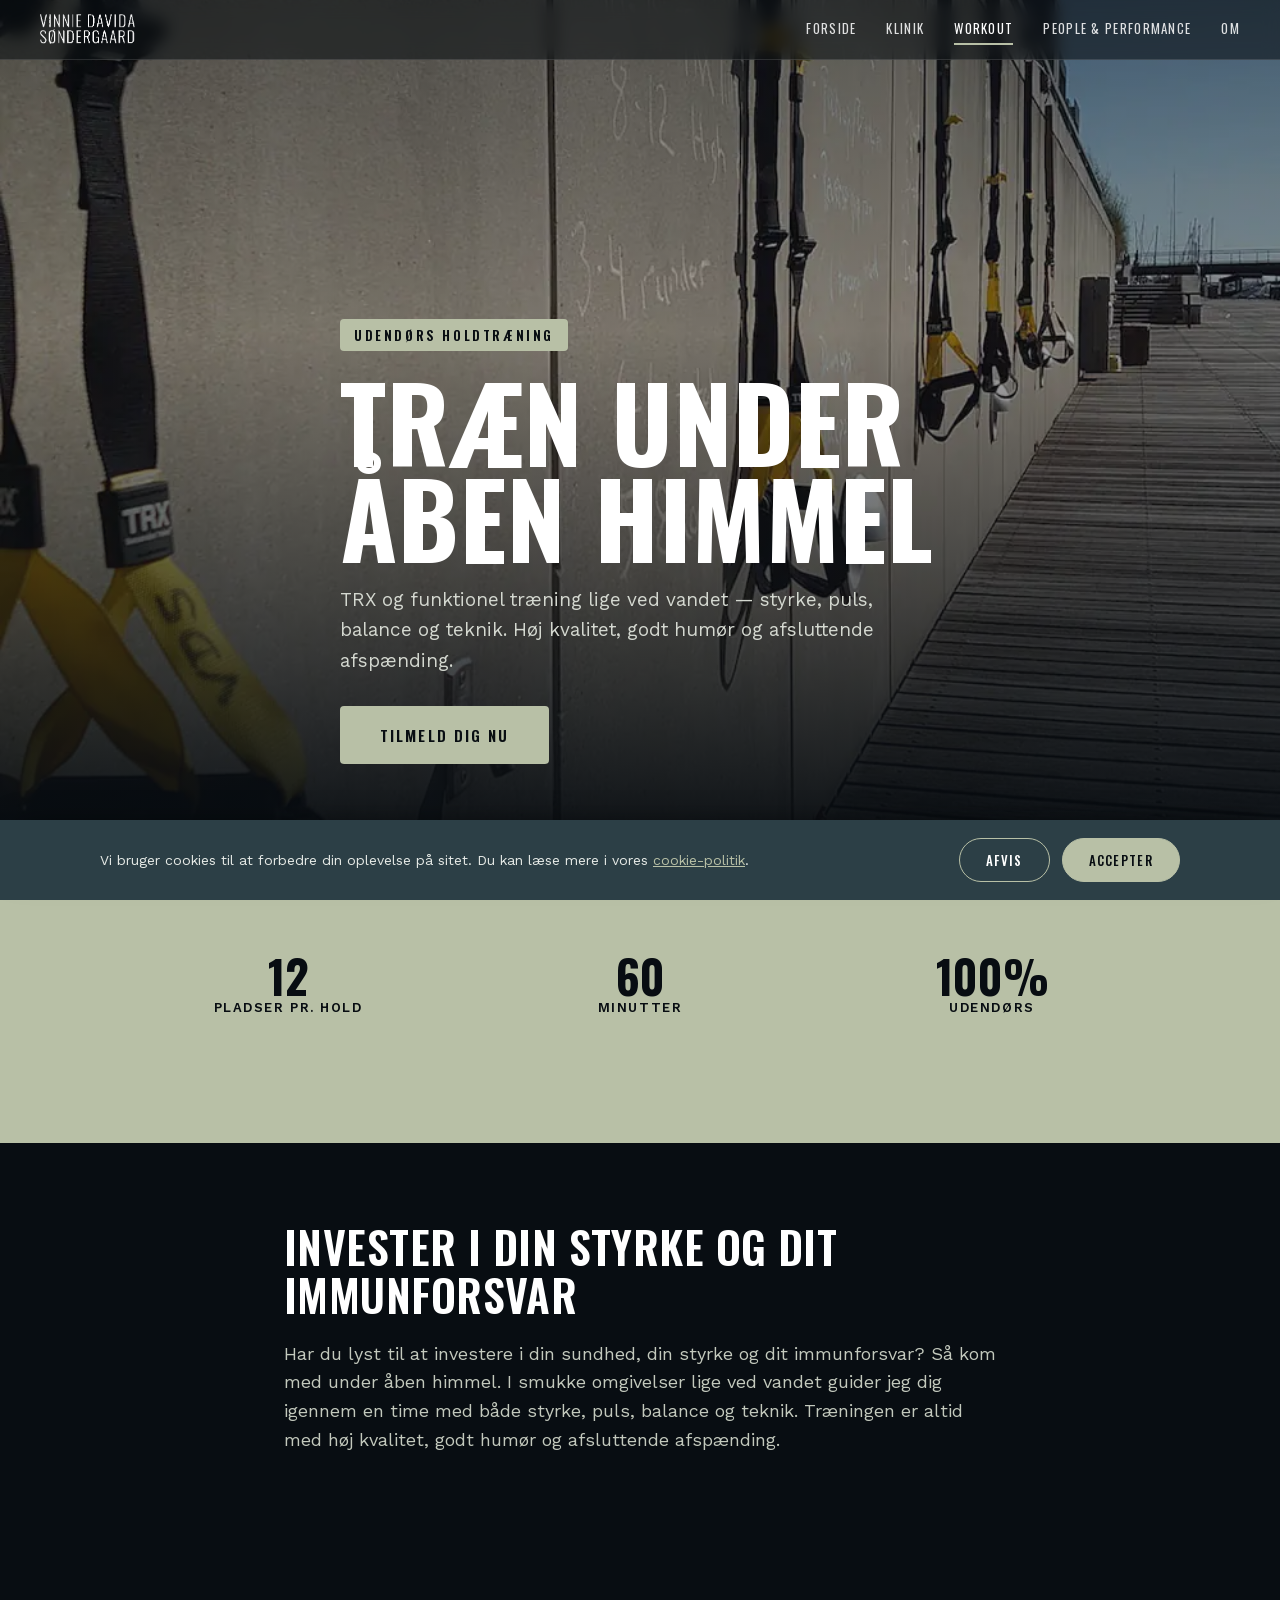
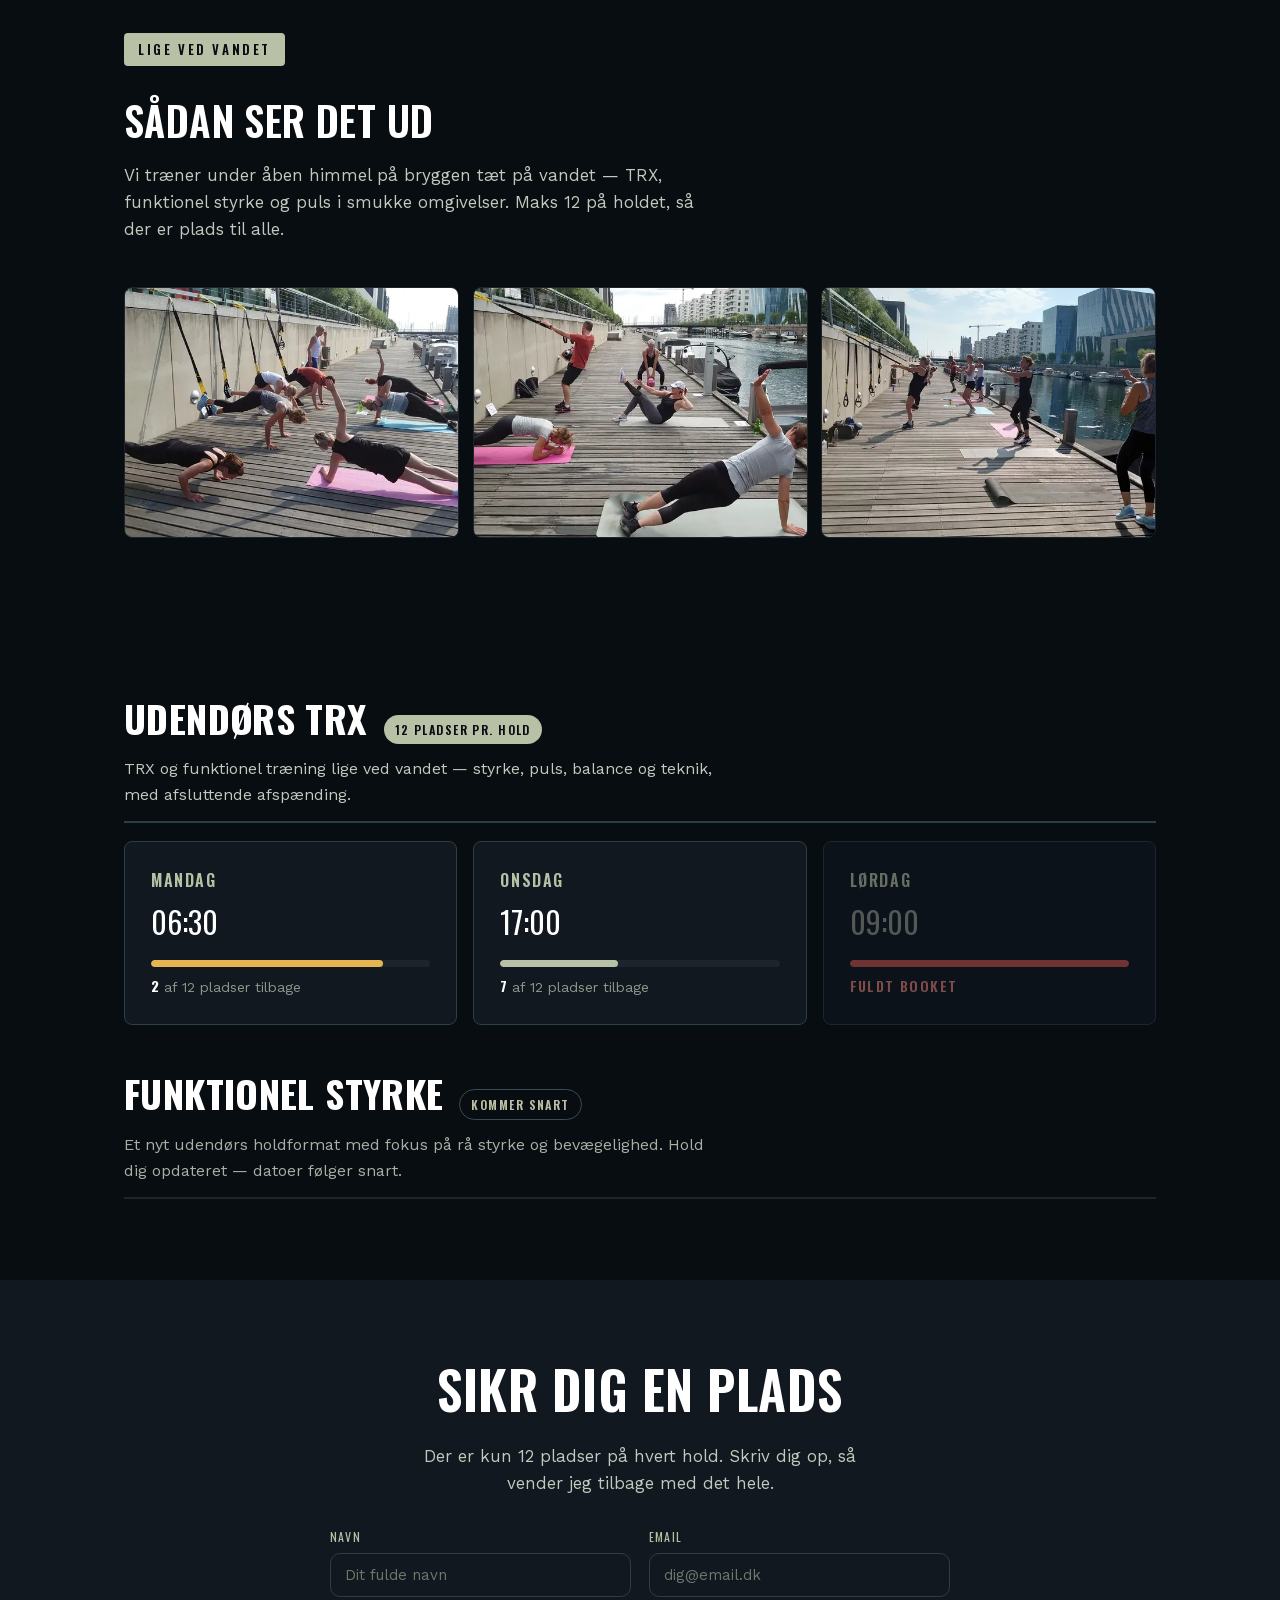
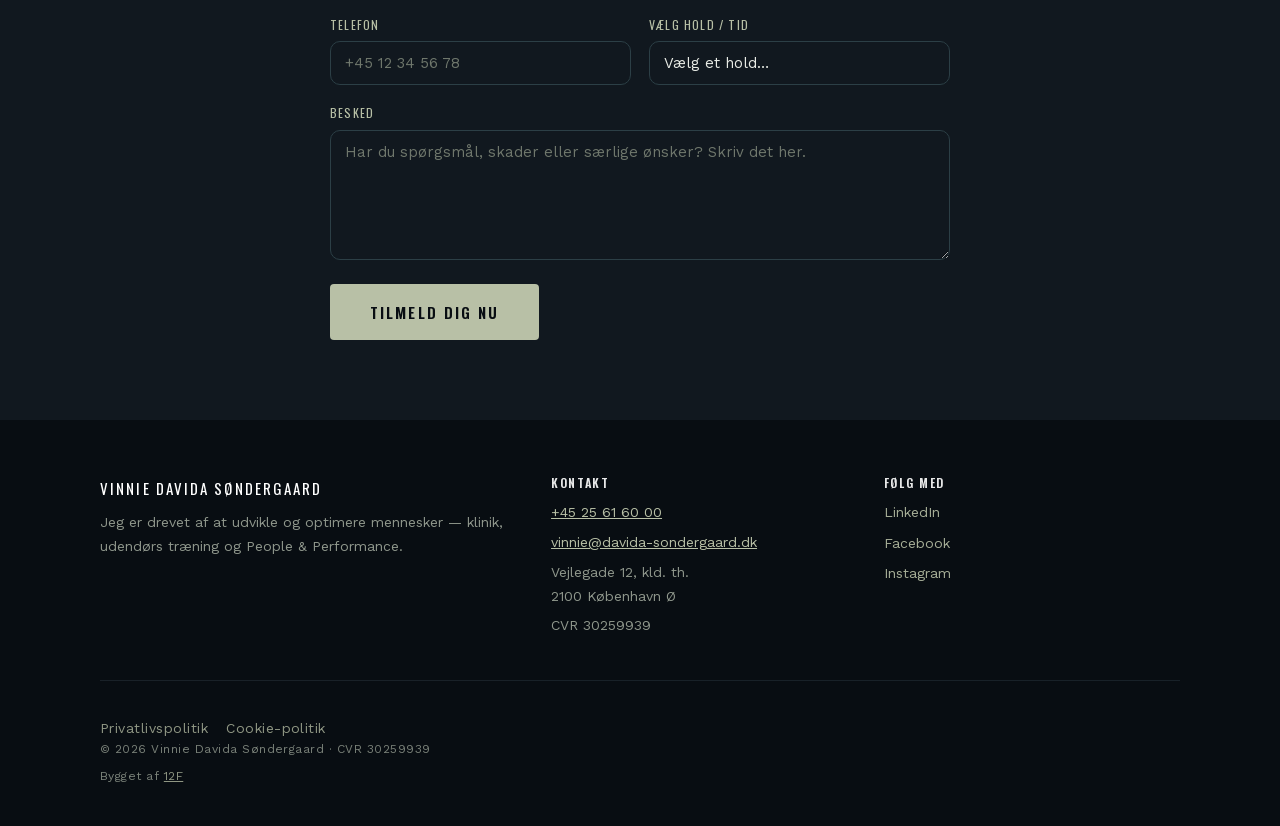
<file: workout/index.html>
<!DOCTYPE html>
<html lang="da">
<head>
<meta charset="utf-8">
<meta name="viewport" content="width=device-width, initial-scale=1">
<script>document.documentElement.classList.add('js');</script>
<title>Workout — Udendørs TRX | Vinnie Davida Søndergaard</title>
<link rel="canonical" href="https://vinnie-davida-sondergaard.dk/workout/">
<meta name="description" content="Udendørs TRX og funktionel træning under åben himmel, lige ved vandet. 12 pladser pr. hold. Tilmeld dig nu.">

<!-- Favicon -->
<link rel="icon" type="image/png" href="../assets/images/source/favicon.png">
<link rel="apple-touch-icon" href="../assets/images/source/favicon.png">
<meta name="theme-color" content="#080d12">

<!-- Open Graph -->
<meta property="og:type" content="website">
<meta property="og:site_name" content="Vinnie Davida Søndergaard">
<meta property="og:locale" content="da_DK">
<meta property="og:title" content="Workout — Udendørs TRX | Vinnie Davida Søndergaard">
<meta property="og:description" content="Udendørs TRX og funktionel træning under åben himmel, lige ved vandet. 12 pladser pr. hold. Tilmeld dig nu.">
<meta property="og:url" content="https://vinnie-davida-sondergaard.dk/workout/">
<meta property="og:image" content="https://vinnie-davida-sondergaard.dk/assets/images/source/split-trx.jpg">

<!-- Twitter -->
<meta name="twitter:card" content="summary_large_image">
<meta name="twitter:title" content="Workout — Udendørs TRX | Vinnie Davida Søndergaard">
<meta name="twitter:description" content="Udendørs TRX og funktionel træning under åben himmel, lige ved vandet. 12 pladser pr. hold. Tilmeld dig nu.">
<meta name="twitter:image" content="https://vinnie-davida-sondergaard.dk/assets/images/source/split-trx.jpg">
<!-- Preload the hero photo (a CSS background, otherwise discovered late) — the LCP element. -->
<link rel="preload" as="image" href="../assets/images/source/split-trx.webp" fetchpriority="high">
<!-- Self-hosted variable fonts (see @font-face in tokens.css). Preloaded so they
     land with the stylesheet instead of a paint later — no third-party font
     request, no preconnect, nothing blocking the first paint. -->
<link rel="preload" as="font" type="font/woff2" href="../assets/fonts/oswald-latin.woff2" crossorigin>
<link rel="preload" as="font" type="font/woff2" href="../assets/fonts/worksans-latin.woff2" crossorigin>
<link rel="stylesheet" href="../assets/css/tokens.css">
<style>
  /* Workout tone: bold, dark, energetic, punchy */
  body { background: var(--c-near-black); color: #e9ece6; }
  h1, h2, h3 { color: #fff; text-transform: uppercase; letter-spacing: .01em; }

  .hero { position: relative; min-height: 92vh; display: flex; align-items: flex-end;
    background: url('../assets/images/source/split-trx.webp') center/cover; }
  .hero::after { content:""; position:absolute; inset:0;
    background: linear-gradient(180deg, rgba(8,13,18,.55) 0%, rgba(8,13,18,.35) 40%, rgba(8,13,18,.95) 100%); }
  .hero .wrap { position: relative; z-index: 1; padding-bottom: 64px; padding-top: 120px; }
  .hero h1 { font-size: clamp(44px, 9vw, 104px); font-weight: 700; line-height: .92; margin-bottom: 20px; }
  .hero p { font-size: 19px; max-width: 50ch; color: #d4d8d0; margin-bottom: 30px; }

  .stats { background: var(--c-sage); color: var(--c-near-black); }
  .stats .wrap { display: grid; grid-template-columns: repeat(auto-fit,minmax(160px,1fr)); gap: 24px; padding: 44px 24px; text-align: center; }
  .stats .n { font-family: var(--font-head); font-weight: 700; font-size: 46px; line-height: 1; }
  .stats .l { text-transform: uppercase; letter-spacing: .12em; font-size: 13px; font-weight: 600; }

  .about .wrap { max-width: 760px; }
  .about h2 { font-size: clamp(28px,4vw,44px); margin-bottom: 20px; }
  .about p { font-size: 18px; color: #c3c9bd; }

  /* Outdoor gallery — authentic shots of the by-the-water holdtræning */
  .outdoor .section-head { max-width: 760px; }
  .outdoor .section-head h2 { font-size: clamp(26px,3.6vw,40px); }
  .outdoor .section-head p { font-size: 17px; color: #c3c9bd; margin-top: 14px; max-width: 60ch; }
  .outdoor-grid { display: grid; gap: 14px; grid-template-columns: repeat(3, 1fr); margin-top: 34px; }
  .outdoor-grid figure { margin: 0; border-radius: 8px; overflow: hidden; aspect-ratio: 4/3;
    border: 1px solid #1c252c; background: #11181f; }
  .outdoor-grid img { width: 100%; height: 100%; object-fit: cover; display: block; transition: transform .5s ease; }
  .outdoor-grid figure:hover img { transform: scale(1.05); }
  @media (max-width: 680px){ .outdoor-grid { grid-template-columns: 1fr; } }

  .schedule .wrap { display: grid; gap: 48px; }
  /* Each class type is a self-contained, duplicatable block. */
  .class-type { display: grid; gap: 18px; }
  .class-type-head { display: flex; align-items: baseline; flex-wrap: wrap; gap: 12px 16px;
    border-bottom: 2px solid #2c3f46; padding-bottom: 14px; }
  .class-type-head h3 { font-size: clamp(24px,3.5vw,38px); font-weight: 700; margin: 0; }
  .class-type-head .badge { font-family: var(--font-head); font-weight: 600; text-transform: uppercase;
    letter-spacing: .12em; font-size: 12px; padding: 5px 11px; border-radius: 999px;
    background: var(--c-sage); color: var(--c-near-black); }
  .class-type-head .lead { flex-basis: 100%; color:#c3c9bd; font-size: 16px; max-width: 60ch; margin: 0; }
  .class-type .slots { display: grid; gap: 16px; grid-template-columns: repeat(auto-fit,minmax(220px,1fr)); }
  .slot { border: 1px solid #2c3f46; border-radius: 8px; padding: 26px; background: #11181f; }
  .slot .day { font-family: var(--font-head); font-weight: 600; text-transform: uppercase; letter-spacing: .1em; color: var(--c-sage); }
  .slot .time { font-family: var(--font-head); font-size: 30px; color:#fff; margin: 4px 0; }
  .slot .spots { font-size: 14px; color:#8f978c; }

  /* Per-slot capacity indicator (static mock numbers) */
  .slot .capacity { margin-top: 14px; display: grid; gap: 8px; }
  .slot .cap-bar { height: 7px; border-radius: 999px; background: #1c252c; overflow: hidden; }
  .slot .cap-fill { display: block; height: 100%; border-radius: 999px; background: var(--c-sage); }
  .slot .cap-fill--low { background: #e6b450; }       /* nearly full — amber */
  .slot .cap-fill--full { background: #c4554d; }      /* sold out — red */
  .slot .spots strong { color: #fff; font-family: var(--font-head); }
  .slot .spots--full { color: #e08079; font-family: var(--font-head); font-weight: 600;
    text-transform: uppercase; letter-spacing: .1em; }
  /* Sold-out slot: visibly disabled */
  .slot.is-full { opacity: .55; }
  .slot.is-full .time { color: #8f978c; }

  /* "Kommer snart" type: visually de-emphasized. */
  .class-type.is-coming { opacity: .75; }
  .class-type.is-coming .class-type-head { border-bottom-color: #1c252c; }
  .class-type.is-coming .badge { background: transparent; color: var(--c-sage);
    border: 1px solid #3a4d55; }
  .class-type.is-coming .lead { color:#a8b0a4; }

  .signup { text-align: center; background: #11181f; }
  .signup h2 { font-size: clamp(30px,5vw,52px); }
  .signup p { color:#c3c9bd; max-width: 46ch; margin: 0 auto 30px; font-size: 17px; }
  /* Signup form: constrain width, left-align fields within the centered section */
  .signup .signup-form { max-width: 620px; margin: 0 auto; text-align: left; }
  .signup .signup-form .signup-submit { justify-self: start; margin-top: 6px; }
  .signup select { color: var(--field-fg); }
  /* Static confirmation/success panel (toggled visual-only) */
  .signup-success { max-width: 620px; margin: 0 auto; padding: 40px 30px;
    background: #11181f; border: 1px solid var(--c-sage); border-radius: 8px; text-align: center; }
  .signup-success-mark { width: 56px; height: 56px; margin: 0 auto 18px; border-radius: 999px;
    display: grid; place-items: center; background: var(--c-sage); color: var(--c-near-black);
    font-family: var(--font-head); font-weight: 700; font-size: 30px; line-height: 1; }
  .signup-success h3 { font-size: clamp(22px,3vw,30px); margin-bottom: 12px; }
  .signup-success p { margin-bottom: 26px; }

  /* Workout tone: dark, bold top-nav over the hero; near-black footer */
  .site-nav { --nav-bg: rgba(8,13,18,.55); --nav-fg: #fff; --nav-border: rgba(255,255,255,.12); --nav-accent: var(--c-sage); }
  .site-footer { --foot-bg: var(--c-near-black); --foot-fg: #8f978c; --foot-head: #fff; --foot-link: var(--c-sage); --foot-border: #1c252c; }
</style>

<!-- Structured data (#23): the outdoor TRX class as an offered service. -->
<script type="application/ld+json">
{
  "@context": "https://schema.org",
  "@graph": [
    {
      "@type": "Service",
      "@id": "https://vinnie-davida-sondergaard.dk/workout/#trx",
      "serviceType": "Udendørs TRX & funktionel holdtræning",
      "name": "Udendørs TRX",
      "description": "TRX og funktionel træning under åben himmel lige ved vandet — styrke, puls, balance og teknik, med afsluttende afspænding. Maks 12 pladser pr. hold.",
      "url": "https://vinnie-davida-sondergaard.dk/workout/",
      "image": "https://vinnie-davida-sondergaard.dk/assets/images/source/split-trx.jpg",
      "areaServed": {
        "@type": "City",
        "name": "København"
      },
      "provider": {
        "@id": "https://vinnie-davida-sondergaard.dk/#person"
      },
      "brand": {
        "@id": "https://vinnie-davida-sondergaard.dk/#person"
      },
      "audience": {
        "@type": "Audience",
        "name": "Voksne på alle niveauer"
      },
      "category": "Holdtræning",
      "offers": {
        "@type": "Offer",
        "url": "https://vinnie-davida-sondergaard.dk/workout/#signup",
        "availability": "https://schema.org/LimitedAvailability",
        "priceCurrency": "DKK",
        "eligibleQuantity": {
          "@type": "QuantitativeValue",
          "maxValue": 12,
          "unitText": "pladser pr. hold"
        }
      },
      "potentialAction": {
        "@type": "RegisterAction",
        "name": "Tilmeld dig nu",
        "target": {
          "@type": "EntryPoint",
          "urlTemplate": "https://vinnie-davida-sondergaard.dk/workout/#signup",
          "actionPlatform": [
            "https://schema.org/DesktopWebPlatform",
            "https://schema.org/MobileWebPlatform"
          ]
        }
      }
    },
    {
      "@type": "WebPage",
      "@id": "https://vinnie-davida-sondergaard.dk/workout/#webpage",
      "url": "https://vinnie-davida-sondergaard.dk/workout/",
      "name": "Workout — Udendørs TRX | Vinnie Davida Søndergaard",
      "description": "Udendørs TRX og funktionel træning under åben himmel, lige ved vandet. 12 pladser pr. hold. Tilmeld dig nu.",
      "isPartOf": {
        "@id": "https://vinnie-davida-sondergaard.dk/#website"
      },
      "inLanguage": "da-DK",
      "about": {
        "@id": "https://vinnie-davida-sondergaard.dk/workout/#trx"
      },
      "primaryImageOfPage": {
        "@type": "ImageObject",
        "url": "https://vinnie-davida-sondergaard.dk/assets/images/source/split-trx.jpg"
      },
      "breadcrumb": {
        "@id": "https://vinnie-davida-sondergaard.dk/workout/#breadcrumb"
      }
    },
    {
      "@type": "BreadcrumbList",
      "@id": "https://vinnie-davida-sondergaard.dk/workout/#breadcrumb",
      "itemListElement": [
        {
          "@type": "ListItem",
          "position": 1,
          "name": "Forside",
          "item": "https://vinnie-davida-sondergaard.dk/"
        },
        {
          "@type": "ListItem",
          "position": 2,
          "name": "Workout"
        }
      ]
    }
  ]
}
</script>

<!-- Umami analytics (self-hosted, cookieless — stores nothing on the visitor's
     device, so it runs without consent and is unaffected by the cookie banner). -->
<!-- Umami analytics: production-hostname guard — local dev (localhost/127.0.0.1/preview domains) never reports to the vinnie-davida-sondergaard.dk production site. -->
<script>
(function(){var H="vinnie-davida-sondergaard.dk",d=document;if(location.hostname===H||location.hostname==="www."+H){var s=d.createElement("script");s.src="https://umami.robert-jensen.dk/script.js";s.defer=true;s.dataset.websiteId="a69e5bab-fe9e-46c9-9f9f-39545f3791a4";s.dataset.performance="true";d.head.appendChild(s);}})();
</script>
</head>
<body class="focus-workout">
  <!-- CANONICAL SHARED TOP-NAV (sub-sites) — see .site-nav in tokens.css. -->
  <nav class="site-nav">
    <a class="brand" href="../" aria-label="Vinnie Davida Søndergaard — forside">
      <img src="../assets/images/logo-wordmark.png" alt="Vinnie Davida Søndergaard" width="95" height="30" fetchpriority="high">
    </a>
    <button class="nav-toggle" type="button" aria-label="Åbn menu" aria-expanded="false" aria-controls="primary-nav">
      <span class="bars" aria-hidden="true"></span>
    </button>
    <div class="nav-links" id="primary-nav">
      <a href="../">Forside</a>
      <a href="../klinik/">Klinik</a>
      <a href="../workout/" class="is-current">Workout</a>
      <a href="../people-performance/">People &amp; Performance</a>
      <a href="../om/">Om</a>
    </div>
  </nav>

  <header class="hero">
    <div class="wrap">
      <span class="kicker">Udendørs holdtræning</span>
      <h1>Træn under<br>åben himmel</h1>
      <p>TRX og funktionel træning lige ved vandet — styrke, puls, balance og teknik. Høj kvalitet, godt humør og afsluttende afspænding.</p>
      <a class="btn" href="#signup">Tilmeld dig nu</a>
    </div>
  </header>

  <section class="section stats">
    <div class="wrap reveal-stagger">
      <div class="reveal"><div class="n">12</div><div class="l">pladser pr. hold</div></div>
      <div class="reveal"><div class="n">60</div><div class="l">minutter</div></div>
      <div class="reveal"><div class="n">100%</div><div class="l">udendørs</div></div>
    </div>
  </section>

  <section class="section about">
    <div class="wrap">
      <h2>Invester i din styrke og dit immunforsvar</h2>
      <p>Har du lyst til at investere i din sundhed, din styrke og dit immunforsvar? Så kom med under åben himmel. I smukke omgivelser lige ved vandet guider jeg dig igennem en time med både styrke, puls, balance og teknik. Træningen er altid med høj kvalitet, godt humør og afsluttende afspænding.</p>
    </div>
  </section>

  <section class="section outdoor">
    <div class="wrap">
      <div class="section-head">
        <span class="kicker">Lige ved vandet</span>
        <h2>Sådan ser det ud</h2>
        <p>Vi træner under åben himmel på bryggen tæt på vandet — TRX, funktionel styrke og puls i smukke omgivelser. Maks 12 på holdet, så der er plads til alle.</p>
      </div>
      <div class="outdoor-grid reveal-stagger">
        <figure class="reveal">
          <img src="../assets/images/workout-udendoers-1.webp"
               srcset="../assets/images/workout-udendoers-1-760.webp 760w,
                       ../assets/images/workout-udendoers-1.webp 1500w"
               sizes="(max-width: 680px) calc(100vw - 40px), 33vw" alt="Udendørs holdtræning med TRX på bryggen ved vandet" loading="lazy" width="1500" height="844">
        </figure>
        <figure class="reveal">
          <img src="../assets/images/workout-udendoers-2.webp"
               srcset="../assets/images/workout-udendoers-2-760.webp 760w,
                       ../assets/images/workout-udendoers-2.webp 1500w"
               sizes="(max-width: 680px) calc(100vw - 40px), 33vw" alt="Funktionel træning på bryggen tæt på vandet" loading="lazy" width="1500" height="844">
        </figure>
        <figure class="reveal">
          <img src="../assets/images/workout-udendoers-3.webp"
               srcset="../assets/images/workout-udendoers-3-760.webp 760w,
                       ../assets/images/workout-udendoers-3.webp 1500w"
               sizes="(max-width: 680px) calc(100vw - 40px), 33vw" alt="Hold i gang med udendørs TRX-træning ved havnen" loading="lazy" width="1500" height="844">
        </figure>
      </div>
    </div>
  </section>

  <section class="section schedule">
    <div class="wrap reveal-stagger">

      <!-- CLASS TYPE: duplicate this whole <article class="class-type"> block to add a new type. -->
      <article class="class-type reveal">
        <header class="class-type-head">
          <h3>Udendørs TRX</h3>
          <span class="badge">12 pladser pr. hold</span>
          <p class="lead">TRX og funktionel træning lige ved vandet — styrke, puls, balance og teknik, med afsluttende afspænding.</p>
        </header>
        <!-- Capacity numbers below are STATIC MOCK values (non-functional). -->
        <div class="slots">
          <div class="slot">
            <div class="day">Mandag</div>
            <div class="time">06:30</div>
            <div class="capacity">
              <div class="cap-bar" role="img" aria-label="2 af 12 pladser tilbage">
                <span class="cap-fill cap-fill--low" style="width:83%"></span>
              </div>
              <div class="spots"><strong>2</strong> af 12 pladser tilbage</div>
            </div>
          </div>
          <div class="slot">
            <div class="day">Onsdag</div>
            <div class="time">17:00</div>
            <div class="capacity">
              <div class="cap-bar" role="img" aria-label="7 af 12 pladser tilbage">
                <span class="cap-fill" style="width:42%"></span>
              </div>
              <div class="spots"><strong>7</strong> af 12 pladser tilbage</div>
            </div>
          </div>
          <div class="slot is-full" aria-disabled="true">
            <div class="day">Lørdag</div>
            <div class="time">09:00</div>
            <div class="capacity">
              <div class="cap-bar" role="img" aria-label="Fuldt booket">
                <span class="cap-fill cap-fill--full" style="width:100%"></span>
              </div>
              <div class="spots spots--full">FULDT BOOKET</div>
            </div>
          </div>
        </div>
      </article>

      <!-- CLASS TYPE (placeholder): proves extensibility — no slots until launch. -->
      <article class="class-type is-coming reveal">
        <header class="class-type-head">
          <h3>Funktionel styrke</h3>
          <span class="badge">Kommer snart</span>
          <p class="lead">Et nyt udendørs holdformat med fokus på rå styrke og bevægelighed. Hold dig opdateret — datoer følger snart.</p>
        </header>
      </article>

    </div>
  </section>

  <!-- ========================================================================
       SIGNUP — NON-FUNCTIONAL MOCK. The form does not submit anywhere; the
       "Tilmeld dig nu" button is type=button and only toggles a static
       confirmation panel via signup.js (visual demo only, no backend).
       ===================================================================== -->
  <section class="section signup" id="signup">
    <div class="wrap">
      <h2>Sikr dig en plads</h2>
      <p>Der er kun 12 pladser på hvert hold. Skriv dig op, så vender jeg tilbage med det hele.</p>

      <form class="form signup-form reveal" id="signup-form" novalidate>
        <div class="form-row">
          <div class="field">
            <label for="su-navn">Navn</label>
            <input id="su-navn" name="navn" type="text" placeholder="Dit fulde navn" autocomplete="name">
          </div>
          <div class="field">
            <label for="su-email">Email</label>
            <input id="su-email" name="email" type="email" placeholder="dig@email.dk" autocomplete="email">
          </div>
        </div>
        <div class="form-row">
          <div class="field">
            <label for="su-tlf">Telefon</label>
            <input id="su-tlf" name="telefon" type="tel" placeholder="+45 12 34 56 78" autocomplete="tel">
          </div>
          <div class="field">
            <label for="su-hold">Vælg hold / tid</label>
            <select id="su-hold" name="hold">
              <option value="" selected>Vælg et hold…</option>
              <optgroup label="Udendørs TRX">
                <option value="ma-0630">Mandag 06:30 — 2 pladser tilbage</option>
                <option value="on-1700">Onsdag 17:00 — 7 pladser tilbage</option>
                <option value="lo-0900" disabled>Lørdag 09:00 — FULDT BOOKET</option>
              </optgroup>
            </select>
          </div>
        </div>
        <div class="field">
          <label for="su-besked">Besked</label>
          <textarea id="su-besked" name="besked" placeholder="Har du spørgsmål, skader eller særlige ønsker? Skriv det her."></textarea>
        </div>
        <button class="btn signup-submit" type="button" id="signup-submit">Tilmeld dig nu</button>
      </form>

      <!-- Static confirmation/success state — hidden until the button toggles it. -->
      <div class="signup-success" id="signup-success" hidden>
        <div class="signup-success-mark" aria-hidden="true">✓</div>
        <h3>Tak for din tilmelding — du er på holdet!</h3>
        <p>Vi har modtaget din tilmelding og vender tilbage med en bekræftelse på mail. Vi ses under åben himmel.</p>
        <button class="btn ghost" type="button" id="signup-reset">Tilmeld endnu en</button>
      </div>
    </div>
  </section>

  <!-- CANONICAL SHARED FOOTER — identical across all pages (see tokens.css). -->
  <footer class="site-footer">
    <div class="foot-inner">
      <div>
        <p class="foot-brand">Vinnie Davida Søndergaard</p>
        <p>Jeg er drevet af at udvikle og optimere mennesker — klinik, udendørs træning og People &amp; Performance.</p>
      </div>
      <div>
        <h2 class="foot-head">Kontakt</h2>
        <p><a href="tel:+4525616000">+45 25 61 60 00</a></p>
        <p><a href="mailto:vinnie@davida-sondergaard.dk">vinnie@davida-sondergaard.dk</a></p>
        <p>Vejlegade 12, kld. th.<br>2100 København Ø</p>
        <p>CVR 30259939</p>
      </div>
      <div>
        <h2 class="foot-head">Følg med</h2>
        <div class="social">
          <a href="https://www.linkedin.com/search/results/all/?keywords=Vinnie%20Davida%20S%C3%B8ndergaard" target="_blank" rel="noopener">LinkedIn</a>
          <a href="https://www.facebook.com/lifepoweredthroughinside" target="_blank" rel="noopener">Facebook</a>
          <a href="https://www.instagram.com/vinnie_davida_sondergaard" target="_blank" rel="noopener">Instagram</a>
        </div>
      </div>
    </div>
    <div class="foot-base">
      <div class="foot-legal">
        <a href="../privatlivspolitik.html">Privatlivspolitik</a>
        <a href="../cookie-politik.html">Cookie-politik</a>
      </div>
      © <span id="year">2026</span> Vinnie Davida Søndergaard · CVR 30259939
      <span class="foot-credit">Bygget af <a href="https://www.12f.dk/" target="_blank" rel="noopener">12F</a></span>
    </div>
  </footer>
  <script src="../assets/js/nav.js" defer></script>
  <script src="../assets/js/reveal.js" defer></script>
  <!-- Visual-only signup toggle (non-functional mock) — see assets/js/signup.js. -->
  <script src="../assets/js/signup.js" defer></script>
  <script src="../assets/js/cookie.js" data-path-prefix="../" defer></script>
</body>
</html>
</file>
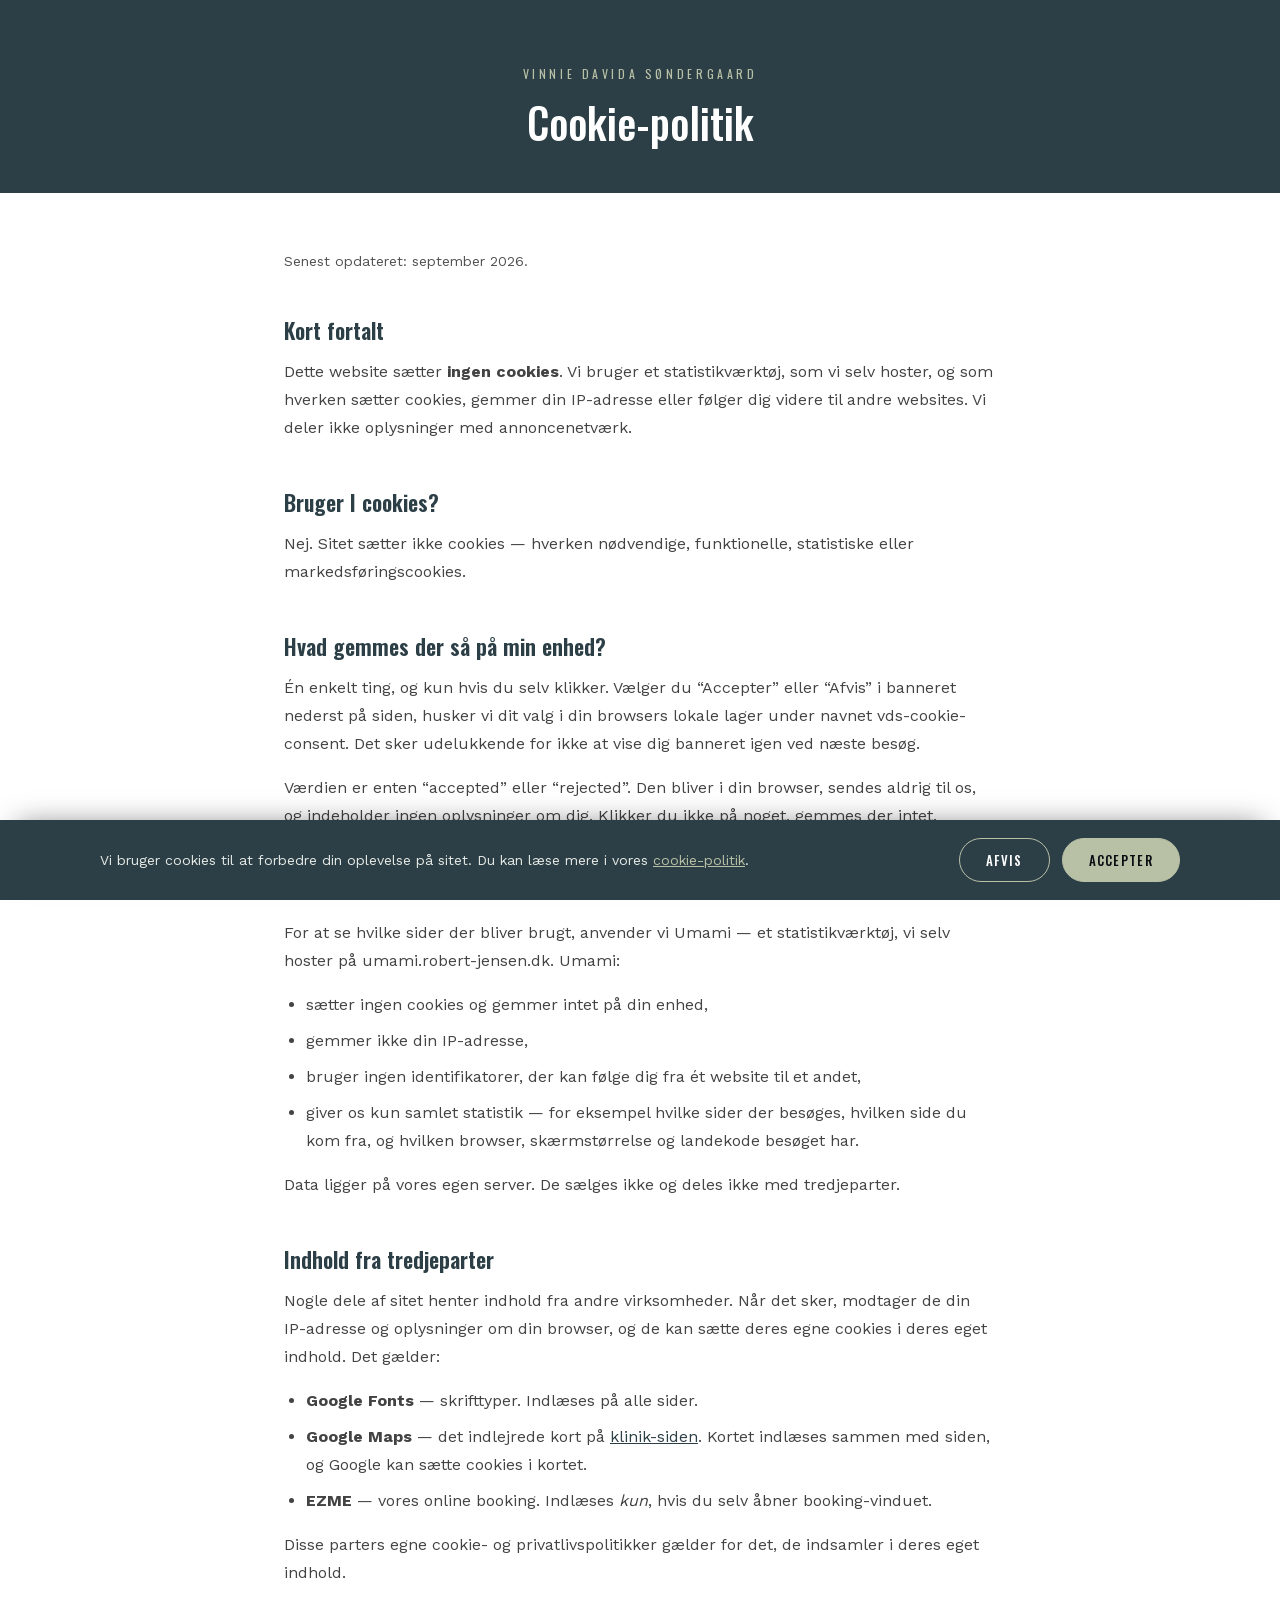
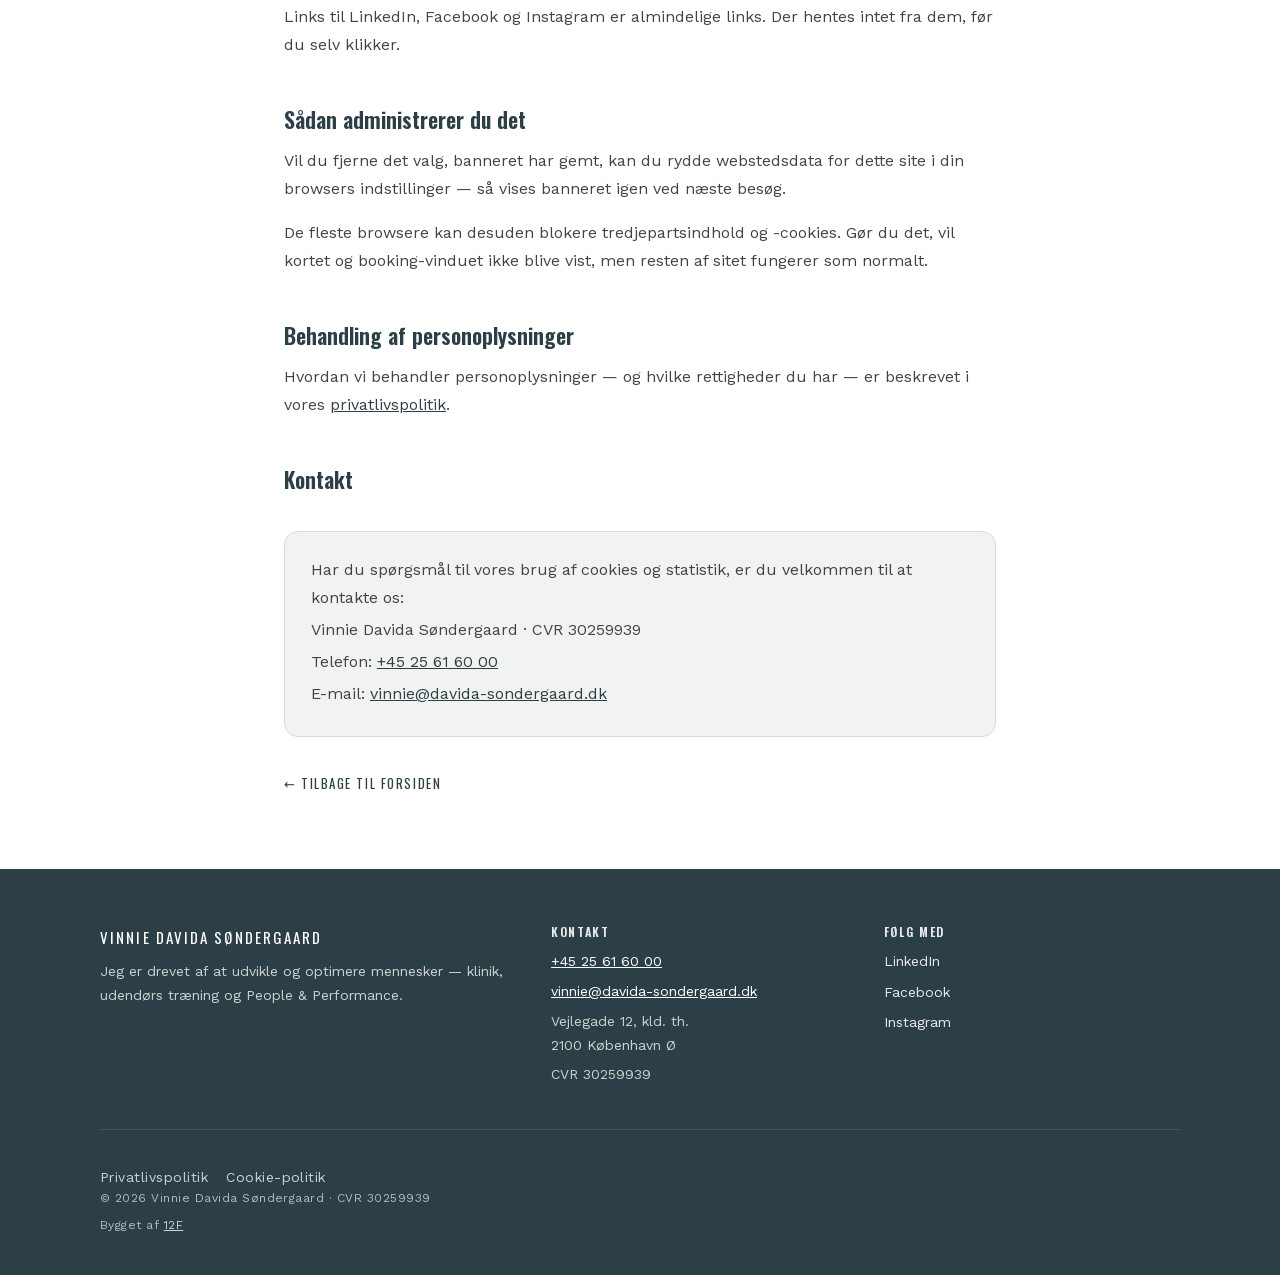
<file: cookie-politik.html>
<!DOCTYPE html>
<html lang="da">
<head>
<meta charset="utf-8">
<meta name="viewport" content="width=device-width, initial-scale=1">
<title>Cookie-politik — Vinnie Davida Søndergaard</title>
<meta name="description" content="Cookie-politik for Vinnie Davida Søndergaard — sitet sætter ingen cookies. Læs hvad der gemmes på din enhed, hvordan vi laver statistik, og hvilket indhold der hentes fra tredjeparter.">
<meta name="robots" content="noindex">

<!-- Favicon -->
<link rel="icon" type="image/png" href="assets/images/source/favicon.png">
<link rel="apple-touch-icon" href="assets/images/source/favicon.png">
<meta name="theme-color" content="#2c3f46">

<!-- Self-hosted variable fonts (see @font-face in tokens.css). Preloaded so they
     land with the stylesheet instead of a paint later — no third-party font
     request, no preconnect, nothing blocking the first paint. -->
<link rel="preload" as="font" type="font/woff2" href="assets/fonts/oswald-latin.woff2" crossorigin>
<link rel="preload" as="font" type="font/woff2" href="assets/fonts/worksans-latin.woff2" crossorigin>
<link rel="stylesheet" href="assets/css/tokens.css">
<style>
  body { background: #fff; }
  /* Landing footer tone: dark slate. */
  .site-footer { --foot-bg: var(--c-slate); --foot-fg: #cdd4cf; --foot-head: #fff; --foot-link: #fff; }
</style>

<!-- Umami analytics (self-hosted, cookieless — stores nothing on the visitor's
     device, so it runs without consent and is unaffected by the cookie banner). -->
<!-- Umami analytics: production-hostname guard — local dev (localhost/127.0.0.1/preview domains) never reports to the vinnie-davida-sondergaard.dk production site. -->
<script>
(function(){var H="vinnie-davida-sondergaard.dk",d=document;if(location.hostname===H||location.hostname==="www."+H){var s=d.createElement("script");s.src="https://umami.robert-jensen.dk/script.js";s.defer=true;s.dataset.websiteId="a69e5bab-fe9e-46c9-9f9f-39545f3791a4";s.dataset.performance="true";d.head.appendChild(s);}})();
</script>
</head>
<body>
  <header class="legal-header">
    <div class="eyebrow-line">Vinnie Davida Søndergaard</div>
    <h1>Cookie-politik</h1>
  </header>

  <main class="legal-main">
    <div class="legal-inner">
      <p class="updated">Senest opdateret: september 2026.</p>

      <h2>Kort fortalt</h2>
      <p>Dette website sætter <strong>ingen cookies</strong>. Vi bruger et statistikværktøj, som vi selv hoster, og som hverken sætter cookies, gemmer din IP-adresse eller følger dig videre til andre websites. Vi deler ikke oplysninger med annoncenetværk.</p>

      <h2>Bruger I cookies?</h2>
      <p>Nej. Sitet sætter ikke cookies — hverken nødvendige, funktionelle, statistiske eller markedsføringscookies.</p>

      <h2>Hvad gemmes der så på min enhed?</h2>
      <p>Én enkelt ting, og kun hvis du selv klikker. Vælger du “Accepter” eller “Afvis” i banneret nederst på siden, husker vi dit valg i din browsers lokale lager under navnet vds-cookie-consent. Det sker udelukkende for ikke at vise dig banneret igen ved næste besøg.</p>
      <p>Værdien er enten “accepted” eller “rejected”. Den bliver i din browser, sendes aldrig til os, og indeholder ingen oplysninger om dig. Klikker du ikke på noget, gemmes der intet.</p>

      <h2>Statistik</h2>
      <p>For at se hvilke sider der bliver brugt, anvender vi Umami — et statistikværktøj, vi selv hoster på umami.robert-jensen.dk. Umami:</p>
      <ul>
        <li>sætter ingen cookies og gemmer intet på din enhed,</li>
        <li>gemmer ikke din IP-adresse,</li>
        <li>bruger ingen identifikatorer, der kan følge dig fra ét website til et andet,</li>
        <li>giver os kun samlet statistik — for eksempel hvilke sider der besøges, hvilken side du kom fra, og hvilken browser, skærmstørrelse og landekode besøget har.</li>
      </ul>
      <p>Data ligger på vores egen server. De sælges ikke og deles ikke med tredjeparter.</p>

      <h2>Indhold fra tredjeparter</h2>
      <p>Nogle dele af sitet henter indhold fra andre virksomheder. Når det sker, modtager de din IP-adresse og oplysninger om din browser, og de kan sætte deres egne cookies i deres eget indhold. Det gælder:</p>
      <ul>
        <li><strong>Google Fonts</strong> — skrifttyper. Indlæses på alle sider.</li>
        <li><strong>Google Maps</strong> — det indlejrede kort på <a href="klinik/">klinik-siden</a>. Kortet indlæses sammen med siden, og Google kan sætte cookies i kortet.</li>
        <li><strong>EZME</strong> — vores online booking. Indlæses <em>kun</em>, hvis du selv åbner booking-vinduet.</li>
      </ul>
      <p>Disse parters egne cookie- og privatlivspolitikker gælder for det, de indsamler i deres eget indhold.</p>
      <p>Links til LinkedIn, Facebook og Instagram er almindelige links. Der hentes intet fra dem, før du selv klikker.</p>

      <h2>Sådan administrerer du det</h2>
      <p>Vil du fjerne det valg, banneret har gemt, kan du rydde webstedsdata for dette site i din browsers indstillinger — så vises banneret igen ved næste besøg.</p>
      <p>De fleste browsere kan desuden blokere tredjepartsindhold og -cookies. Gør du det, vil kortet og booking-vinduet ikke blive vist, men resten af sitet fungerer som normalt.</p>

      <h2>Behandling af personoplysninger</h2>
      <p>Hvordan vi behandler personoplysninger — og hvilke rettigheder du har — er beskrevet i vores <a href="privatlivspolitik.html">privatlivspolitik</a>.</p>

      <h2>Kontakt</h2>
      <div class="legal-contact">
        <p>Har du spørgsmål til vores brug af cookies og statistik, er du velkommen til at kontakte os:</p>
        <p>Vinnie Davida Søndergaard · CVR 30259939</p>
        <p>Telefon: <a href="tel:+4525616000">+45 25 61 60 00</a></p>
        <p>E-mail: <a href="mailto:vinnie@davida-sondergaard.dk">vinnie@davida-sondergaard.dk</a></p>
      </div>

      <a class="legal-back" href="index.html">← Tilbage til forsiden</a>
    </div>
  </main>

  <!-- CANONICAL SHARED FOOTER — identical across all pages (see tokens.css). -->
  <footer class="site-footer">
    <div class="foot-inner">
      <div>
        <p class="foot-brand">Vinnie Davida Søndergaard</p>
        <p>Jeg er drevet af at udvikle og optimere mennesker — klinik, udendørs træning og People &amp; Performance.</p>
      </div>
      <div>
        <h2 class="foot-head">Kontakt</h2>
        <p><a href="tel:+4525616000">+45 25 61 60 00</a></p>
        <p><a href="mailto:vinnie@davida-sondergaard.dk">vinnie@davida-sondergaard.dk</a></p>
        <p>Vejlegade 12, kld. th.<br>2100 København Ø</p>
        <p>CVR 30259939</p>
      </div>
      <div>
        <h2 class="foot-head">Følg med</h2>
        <div class="social">
          <a href="https://www.linkedin.com/search/results/all/?keywords=Vinnie%20Davida%20S%C3%B8ndergaard" target="_blank" rel="noopener">LinkedIn</a>
          <a href="https://www.facebook.com/lifepoweredthroughinside" target="_blank" rel="noopener">Facebook</a>
          <a href="https://www.instagram.com/vinnie_davida_sondergaard" target="_blank" rel="noopener">Instagram</a>
        </div>
      </div>
    </div>
    <div class="foot-base">
      <div class="foot-legal">
        <a href="privatlivspolitik.html">Privatlivspolitik</a>
        <a href="cookie-politik.html">Cookie-politik</a>
      </div>
      © <span id="year">2026</span> Vinnie Davida Søndergaard · CVR 30259939
      <span class="foot-credit">Bygget af <a href="https://www.12f.dk/" target="_blank" rel="noopener">12F</a></span>
    </div>
  </footer>
  <script src="assets/js/nav.js" defer></script>
  <script src="assets/js/cookie.js" data-path-prefix="" defer></script>
</body>
</html>
</file>
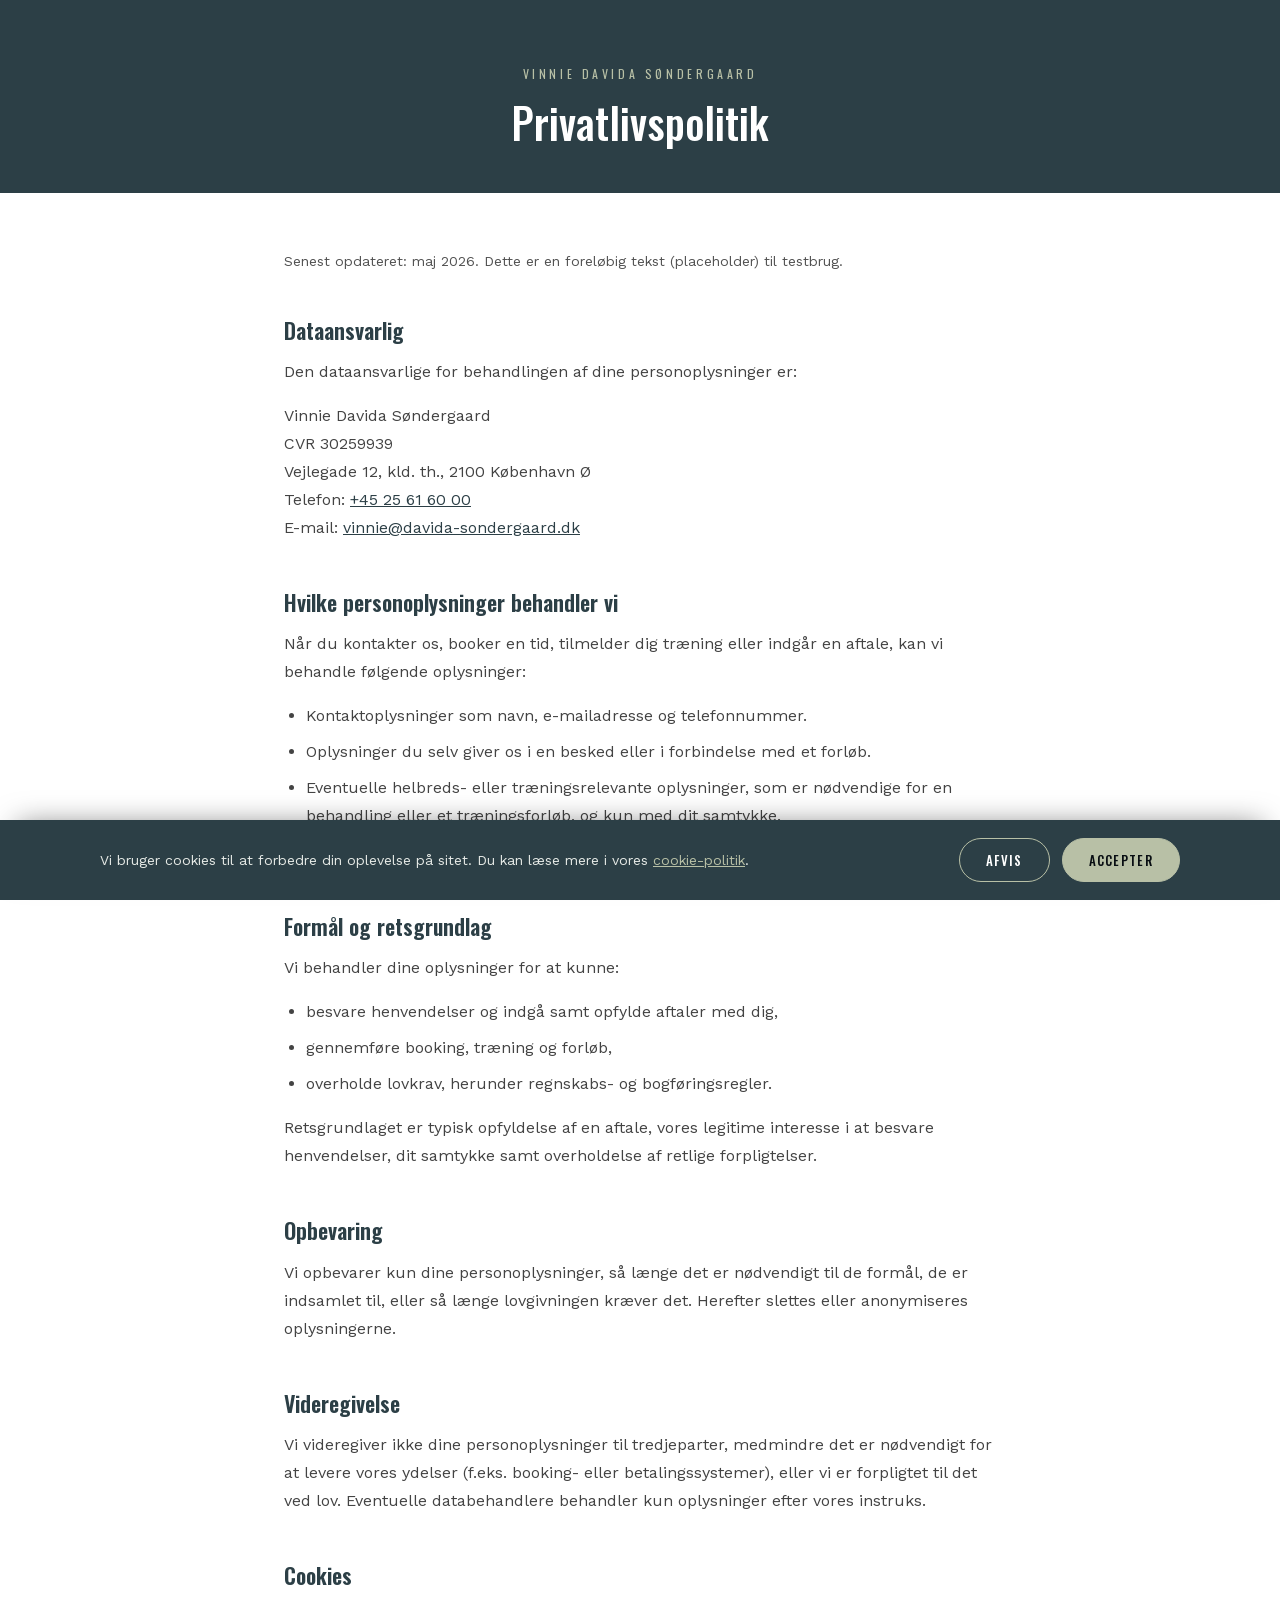
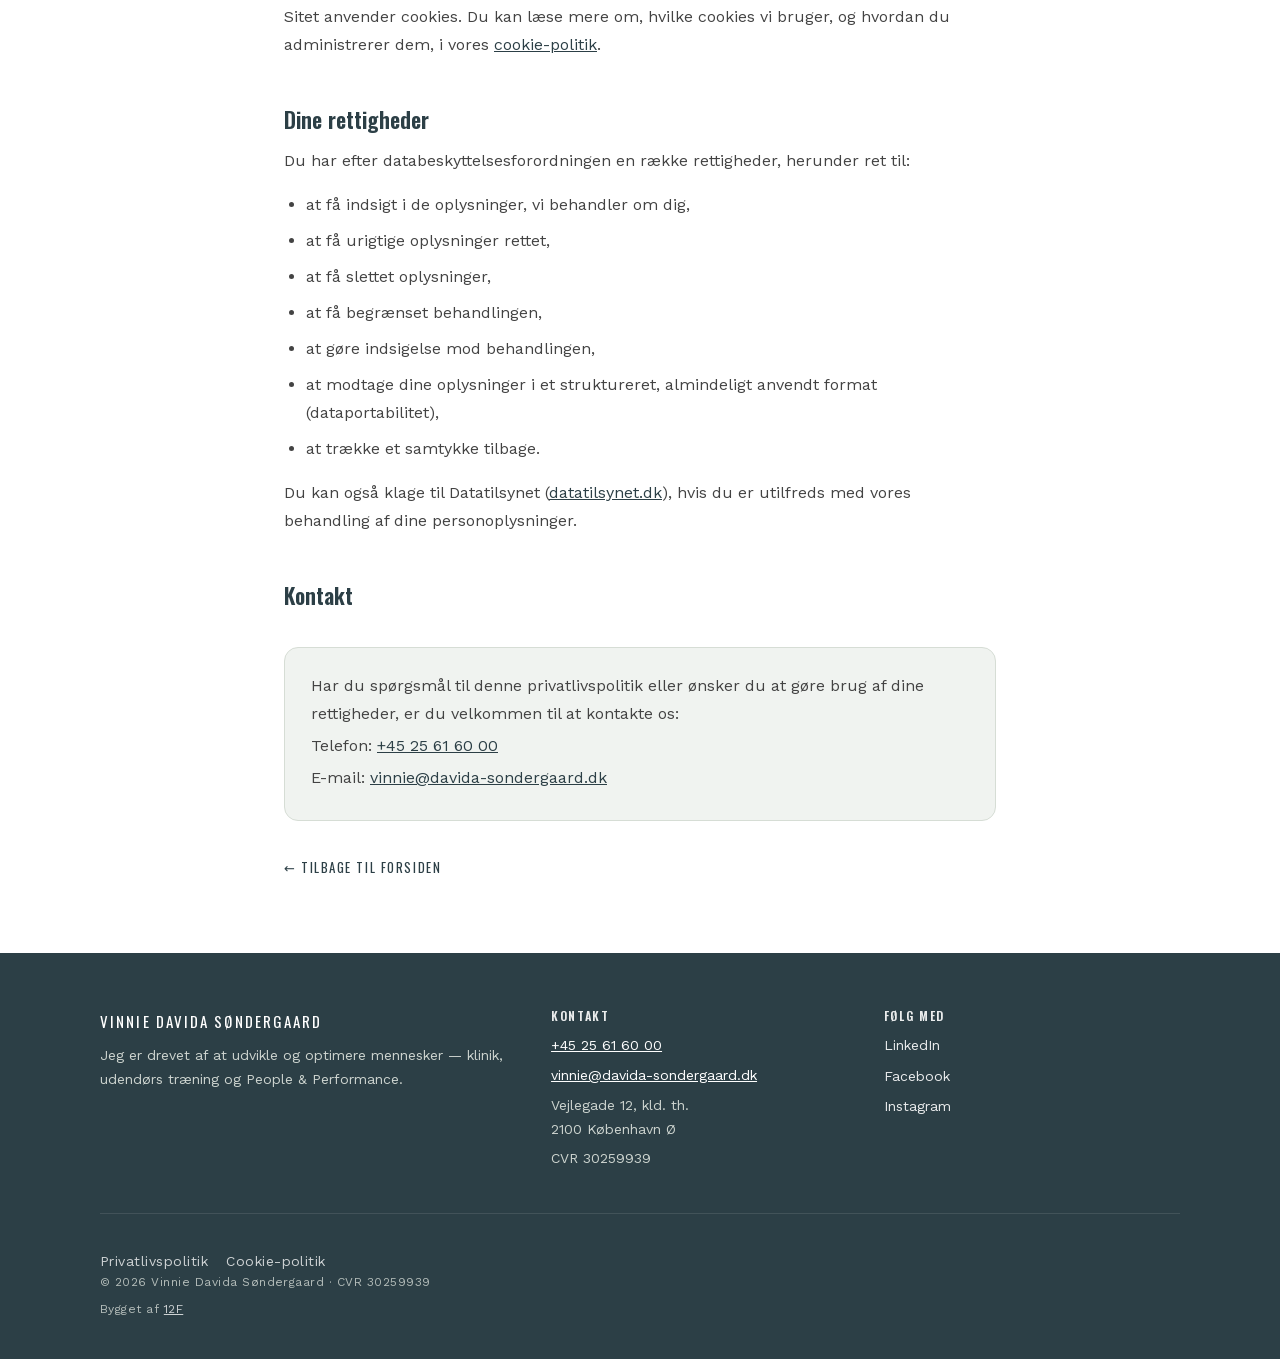
<file: privatlivspolitik.html>
<!DOCTYPE html>
<html lang="da">
<head>
<meta charset="utf-8">
<meta name="viewport" content="width=device-width, initial-scale=1">
<title>Privatlivspolitik — Vinnie Davida Søndergaard</title>
<meta name="description" content="Privatlivspolitik for Vinnie Davida Søndergaard — hvilke personoplysninger vi behandler, til hvilke formål, og hvilke rettigheder du har.">
<meta name="robots" content="noindex">

<!-- Favicon -->
<link rel="icon" type="image/png" href="assets/images/source/favicon.png">
<link rel="apple-touch-icon" href="assets/images/source/favicon.png">
<meta name="theme-color" content="#2c3f46">

<!-- Self-hosted variable fonts (see @font-face in tokens.css). Preloaded so they
     land with the stylesheet instead of a paint later — no third-party font
     request, no preconnect, nothing blocking the first paint. -->
<link rel="preload" as="font" type="font/woff2" href="assets/fonts/oswald-latin.woff2" crossorigin>
<link rel="preload" as="font" type="font/woff2" href="assets/fonts/worksans-latin.woff2" crossorigin>
<link rel="stylesheet" href="assets/css/tokens.css">
<style>
  body { background: #fff; }
  /* Landing footer tone: dark slate. */
  .site-footer { --foot-bg: var(--c-slate); --foot-fg: #cdd4cf; --foot-head: #fff; --foot-link: #fff; }
</style>

<!-- Umami analytics (self-hosted, cookieless — stores nothing on the visitor's
     device, so it runs without consent and is unaffected by the cookie banner). -->
<!-- Umami analytics: production-hostname guard — local dev (localhost/127.0.0.1/preview domains) never reports to the vinnie-davida-sondergaard.dk production site. -->
<script>
(function(){var H="vinnie-davida-sondergaard.dk",d=document;if(location.hostname===H||location.hostname==="www."+H){var s=d.createElement("script");s.src="https://umami.robert-jensen.dk/script.js";s.defer=true;s.dataset.websiteId="a69e5bab-fe9e-46c9-9f9f-39545f3791a4";s.dataset.performance="true";d.head.appendChild(s);}})();
</script>
</head>
<body>
  <header class="legal-header">
    <div class="eyebrow-line">Vinnie Davida Søndergaard</div>
    <h1>Privatlivspolitik</h1>
  </header>

  <main class="legal-main">
    <div class="legal-inner">
      <p class="updated">Senest opdateret: maj 2026. Dette er en foreløbig tekst (placeholder) til testbrug.</p>

      <h2>Dataansvarlig</h2>
      <p>Den dataansvarlige for behandlingen af dine personoplysninger er:</p>
      <p>
        Vinnie Davida Søndergaard<br>
        CVR 30259939<br>
        Vejlegade 12, kld. th., 2100 København Ø<br>
        Telefon: <a href="tel:+4525616000">+45 25 61 60 00</a><br>
        E-mail: <a href="mailto:vinnie@davida-sondergaard.dk">vinnie@davida-sondergaard.dk</a>
      </p>

      <h2>Hvilke personoplysninger behandler vi</h2>
      <p>Når du kontakter os, booker en tid, tilmelder dig træning eller indgår en aftale, kan vi behandle følgende oplysninger:</p>
      <ul>
        <li>Kontaktoplysninger som navn, e-mailadresse og telefonnummer.</li>
        <li>Oplysninger du selv giver os i en besked eller i forbindelse med et forløb.</li>
        <li>Eventuelle helbreds- eller træningsrelevante oplysninger, som er nødvendige for en behandling eller et træningsforløb, og kun med dit samtykke.</li>
        <li>Tekniske oplysninger om dit besøg på sitet, jf. vores <a href="cookie-politik.html">cookie-politik</a>.</li>
      </ul>

      <h2>Formål og retsgrundlag</h2>
      <p>Vi behandler dine oplysninger for at kunne:</p>
      <ul>
        <li>besvare henvendelser og indgå samt opfylde aftaler med dig,</li>
        <li>gennemføre booking, træning og forløb,</li>
        <li>overholde lovkrav, herunder regnskabs- og bogføringsregler.</li>
      </ul>
      <p>Retsgrundlaget er typisk opfyldelse af en aftale, vores legitime interesse i at besvare henvendelser, dit samtykke samt overholdelse af retlige forpligtelser.</p>

      <h2>Opbevaring</h2>
      <p>Vi opbevarer kun dine personoplysninger, så længe det er nødvendigt til de formål, de er indsamlet til, eller så længe lovgivningen kræver det. Herefter slettes eller anonymiseres oplysningerne.</p>

      <h2>Videregivelse</h2>
      <p>Vi videregiver ikke dine personoplysninger til tredjeparter, medmindre det er nødvendigt for at levere vores ydelser (f.eks. booking- eller betalingssystemer), eller vi er forpligtet til det ved lov. Eventuelle databehandlere behandler kun oplysninger efter vores instruks.</p>

      <h2>Cookies</h2>
      <p>Sitet anvender cookies. Du kan læse mere om, hvilke cookies vi bruger, og hvordan du administrerer dem, i vores <a href="cookie-politik.html">cookie-politik</a>.</p>

      <h2>Dine rettigheder</h2>
      <p>Du har efter databeskyttelsesforordningen en række rettigheder, herunder ret til:</p>
      <ul>
        <li>at få indsigt i de oplysninger, vi behandler om dig,</li>
        <li>at få urigtige oplysninger rettet,</li>
        <li>at få slettet oplysninger,</li>
        <li>at få begrænset behandlingen,</li>
        <li>at gøre indsigelse mod behandlingen,</li>
        <li>at modtage dine oplysninger i et struktureret, almindeligt anvendt format (dataportabilitet),</li>
        <li>at trække et samtykke tilbage.</li>
      </ul>
      <p>Du kan også klage til Datatilsynet (<a href="https://www.datatilsynet.dk" target="_blank" rel="noopener">datatilsynet.dk</a>), hvis du er utilfreds med vores behandling af dine personoplysninger.</p>

      <h2>Kontakt</h2>
      <div class="legal-contact">
        <p>Har du spørgsmål til denne privatlivspolitik eller ønsker du at gøre brug af dine rettigheder, er du velkommen til at kontakte os:</p>
        <p>Telefon: <a href="tel:+4525616000">+45 25 61 60 00</a></p>
        <p>E-mail: <a href="mailto:vinnie@davida-sondergaard.dk">vinnie@davida-sondergaard.dk</a></p>
      </div>

      <a class="legal-back" href="index.html">← Tilbage til forsiden</a>
    </div>
  </main>

  <!-- CANONICAL SHARED FOOTER — identical across all pages (see tokens.css). -->
  <footer class="site-footer">
    <div class="foot-inner">
      <div>
        <p class="foot-brand">Vinnie Davida Søndergaard</p>
        <p>Jeg er drevet af at udvikle og optimere mennesker — klinik, udendørs træning og People &amp; Performance.</p>
      </div>
      <div>
        <h2 class="foot-head">Kontakt</h2>
        <p><a href="tel:+4525616000">+45 25 61 60 00</a></p>
        <p><a href="mailto:vinnie@davida-sondergaard.dk">vinnie@davida-sondergaard.dk</a></p>
        <p>Vejlegade 12, kld. th.<br>2100 København Ø</p>
        <p>CVR 30259939</p>
      </div>
      <div>
        <h2 class="foot-head">Følg med</h2>
        <div class="social">
          <a href="https://www.linkedin.com/search/results/all/?keywords=Vinnie%20Davida%20S%C3%B8ndergaard" target="_blank" rel="noopener">LinkedIn</a>
          <a href="https://www.facebook.com/lifepoweredthroughinside" target="_blank" rel="noopener">Facebook</a>
          <a href="https://www.instagram.com/vinnie_davida_sondergaard" target="_blank" rel="noopener">Instagram</a>
        </div>
      </div>
    </div>
    <div class="foot-base">
      <div class="foot-legal">
        <a href="privatlivspolitik.html">Privatlivspolitik</a>
        <a href="cookie-politik.html">Cookie-politik</a>
      </div>
      © <span id="year">2026</span> Vinnie Davida Søndergaard · CVR 30259939
      <span class="foot-credit">Bygget af <a href="https://www.12f.dk/" target="_blank" rel="noopener">12F</a></span>
    </div>
  </footer>
  <script src="assets/js/nav.js" defer></script>
  <script src="assets/js/cookie.js" data-path-prefix="" defer></script>
</body>
</html>
</file>
<file: assets/css/tokens.css>
/* ==========================================================================
   tokens.css — shared design tokens + component library
   Single source of truth for primitives reused across all pages. See
   design.md §3 (palette) & §4 (type).

   ── COLOR TOKENS (--c-*) ───────────────────────────────────────────────
     --c-sage, --c-sage-light, --c-sage-tint, --c-sage-muted, --c-wash,
     --c-slate, --c-near-black, --c-sand, --c-text, --c-text-soft,
     --c-white, --c-off

   ── TYPE / LAYOUT TOKENS ────────────────────────────────────────────────
     --font-head ("Oswald"), --font-body ("Work Sans"), --maxw (1080px)

   ── COMPONENT KNOBS (override per focus; defaults below) ────────────────
     Button : --btn-bg --btn-fg --btn-bg-hover --btn-fg-hover --btn-radius
              --btn-pad --btn-size --btn-tracking --btn-weight
     Card   : --card-bg --card-fg --card-border --card-radius --card-pad
     Form   : --field-bg --field-fg --field-border --field-border-focus
              --field-radius --field-label --field-placeholder
     Nav    : --nav-bg --nav-fg --nav-border --nav-accent
     Footer : --foot-bg --foot-fg --foot-head --foot-link --foot-border

   ── SHARED COMPONENTS / CLASSES ─────────────────────────────────────────
     Layout   : .wrap, .section, .section-head
     Eyebrow  : .eyebrow, .kicker
     Buttons  : .btn, .btn.ghost
     Card     : .card
     Forms    : .form, .field, .form-row, label, input, select, textarea
                (controls inside .form/.field are token-driven)
     Nav/Foot : .site-nav (+children), .site-footer (+children), .back

   ── PER-FOCUS SCOPING ───────────────────────────────────────────────────
     Set the focus on <body> with one of: .focus-klinik | .focus-workout |
     .focus-pp. Each tunes the component knobs above to its tone. Pages then
     only need genuinely page-unique CSS in their inline <style>.
   ========================================================================== */
/* ==========================================================================
   SELF-HOSTED WEBFONTS — Oswald (headings) + Work Sans (body).
   Both are variable fonts, so one file covers the whole weight range each
   page asks for. Serving them from our own origin instead of
   fonts.googleapis.com removes a render-blocking third-party stylesheet and
   a DNS + TLS handshake to two extra hosts before first paint — that chain
   was the single biggest drag on First Contentful Paint. It also keeps
   visitor IPs off Google's servers, which is what the cookie policy says we
   do. The latin subset carries æ ø å; latin-ext is only fetched if a page
   ever uses a character outside it. Files: assets/fonts/, refreshed from
   Google Fonts (Oswald v57, Work Sans v24) — both SIL Open Font License.
   ========================================================================== */
@font-face {
  font-family: 'Oswald';
  font-style: normal;
  font-weight: 200 700;
  font-display: swap;
  src: url('../fonts/oswald-latin.woff2') format('woff2');
  unicode-range: U+0000-00FF, U+0131, U+0152-0153, U+02BB-02BC, U+02C6, U+02DA, U+02DC, U+0304, U+0308, U+0329, U+2000-206F, U+20AC, U+2122, U+2191, U+2193, U+2212, U+2215, U+FEFF, U+FFFD;
}
@font-face {
  font-family: 'Oswald';
  font-style: normal;
  font-weight: 200 700;
  font-display: swap;
  src: url('../fonts/oswald-latin-ext.woff2') format('woff2');
  unicode-range: U+0100-02BA, U+02BD-02C5, U+02C7-02CC, U+02CE-02D7, U+02DD-02FF, U+0304, U+0308, U+0329, U+1D00-1DBF, U+1E00-1E9F, U+1EF2-1EFF, U+2020, U+20A0-20AB, U+20AD-20C0, U+2113, U+2C60-2C7F, U+A720-A7FF;
}
@font-face {
  font-family: 'Work Sans';
  font-style: normal;
  font-weight: 100 900;
  font-display: swap;
  src: url('../fonts/worksans-latin.woff2') format('woff2');
  unicode-range: U+0000-00FF, U+0131, U+0152-0153, U+02BB-02BC, U+02C6, U+02DA, U+02DC, U+0304, U+0308, U+0329, U+2000-206F, U+20AC, U+2122, U+2191, U+2193, U+2212, U+2215, U+FEFF, U+FFFD;
}
@font-face {
  font-family: 'Work Sans';
  font-style: normal;
  font-weight: 100 900;
  font-display: swap;
  src: url('../fonts/worksans-latin-ext.woff2') format('woff2');
  unicode-range: U+0100-02BA, U+02BD-02C5, U+02C7-02CC, U+02CE-02D7, U+02DD-02FF, U+0304, U+0308, U+0329, U+1D00-1DBF, U+1E00-1E9F, U+1EF2-1EFF, U+2020, U+20A0-20AB, U+20AD-20C0, U+2113, U+2C60-2C7F, U+A720-A7FF;
}

:root {
  /* Greens */
  --c-sage: #b8c0a6;        /* primary accent */
  --c-sage-light: #d6ddd5;
  --c-sage-tint: #c0c9b6;
  --c-sage-muted: #afb89b;
  --c-eyebrow: #656f57;     /* darkened sage for small label TEXT on light bg
                               (WCAG AA on white/wash; sage-muted alone fails) */
  --c-wash: #f0f3f0;        /* pale green wash */
  /* Darks */
  --c-slate: #2c3f46;       /* dark slate/teal */
  --c-near-black: #080d12;
  /* Warm */
  --c-sand: #e0ddd4;
  --c-gold: #b8924f;        /* afdæmpet messingguld — from the logo */
  /* Text & neutrals */
  --c-text: #434343;
  --c-text-soft: #515151;
  --c-white: #ffffff;
  --c-off: #f5f5f5;

  --font-head: "Oswald", system-ui, sans-serif;
  --font-body: "Work Sans", system-ui, sans-serif;

  --maxw: 1080px;
  --section-pad: 72px;

  /* Button knobs (neutral slate default; overridden per focus) */
  --btn-bg: var(--c-slate);
  --btn-fg: #fff;
  --btn-bg-hover: var(--c-near-black);
  --btn-fg-hover: #fff;
  --btn-radius: 999px;
  --btn-pad: 15px 34px;
  --btn-size: 14px;
  --btn-tracking: .12em;
  --btn-weight: 500;
  --btn-transition: background .2s, transform .15s;
  --btn-translate-hover: 0;

  /* Card knobs */
  --card-bg: #fff;
  --card-fg: var(--c-text);
  --card-border: var(--c-sage-light);
  --card-radius: 16px;
  --card-pad: 30px;

  /* Form / field knobs (neutral; each focus can tint) */
  --field-bg: #fff;
  --field-fg: var(--c-text);
  --field-border: var(--c-sage-light);
  --field-border-focus: var(--c-sage-muted);
  --field-radius: 10px;
  --field-pad: 12px 14px;
  --field-label: var(--c-slate);
  --field-placeholder: #9aa39c;
}

* { box-sizing: border-box; }
html { scroll-behavior: smooth; }
body {
  margin: 0;
  font-family: var(--font-body);
  color: var(--c-text);
  line-height: 1.6;
  -webkit-font-smoothing: antialiased;
  overflow-x: hidden; /* belt-and-braces against accidental horizontal scroll */
}
/* prevent long, unbroken strings (emails, headings) from forcing overflow */
h1, h2, h3, h4, p, a { overflow-wrap: break-word; }
h1, h2, h3, h4 {
  font-family: var(--font-head);
  font-weight: 600;
  line-height: 1.1;
  margin: 0 0 .5em;
}
img { max-width: 100%; display: block; }
a { color: inherit; }

/* ==========================================================================
   GLOBAL KEYBOARD FOCUS (a11y, #18) — a clearly visible focus ring for
   keyboard users on every interactive element. :focus-visible keeps the ring
   off mouse clicks. Uses two outlines (slate + white offset) so it stays
   legible on both light and dark backgrounds across all three focuses.
   ========================================================================== */
:focus-visible {
  outline: 2px solid var(--c-slate);
  outline-offset: 2px;
  box-shadow: 0 0 0 4px rgba(255, 255, 255, .9);
  border-radius: 3px;
}
/* On dark surfaces (Workout / P&P dark nav, hero, footer) flip the ring to a
   light sage so it reads against near-black/slate. */
.focus-workout :focus-visible,
.focus-pp :focus-visible,
.site-footer :focus-visible,
.cookie-banner :focus-visible {
  outline-color: var(--c-sage);
  box-shadow: 0 0 0 4px rgba(8, 13, 18, .55);
}
/* Form fields already show a focus box-shadow; don't double up the ring on
   them when focused via keyboard — keep just the outline. */
.field :focus-visible, .form :focus-visible { box-shadow: none; }
.wrap { max-width: var(--maxw); margin: 0 auto; padding: 0 24px; }

/* ==========================================================================
   LAYOUT — section + section heading
   ========================================================================== */
.section { padding: var(--section-pad) 0; }
.section-head { max-width: 640px; margin-bottom: 44px; }
.section-head h2 { margin-top: 10px; }

/* ==========================================================================
   EYEBROW / KICKER — small uppercase labels above headings
   .eyebrow: quiet, letter-spaced label (Klinik / P&P).
   .kicker:  badge-style accent label (Workout).
   ========================================================================== */
.eyebrow {
  font-family: var(--font-head); text-transform: uppercase;
  letter-spacing: .3em; font-size: 13px; color: var(--c-eyebrow);
  margin-bottom: 18px;
}
.kicker {
  display: inline-block; font-family: var(--font-head); font-weight: 600;
  text-transform: uppercase; letter-spacing: .2em; font-size: 13px;
  color: var(--c-near-black); background: var(--c-sage);
  padding: 6px 14px; border-radius: 4px; margin-bottom: 22px;
}

/* ==========================================================================
   BUTTONS — .btn (solid) and .btn.ghost (outline). Token-driven; each focus
   overrides the --btn-* knobs (see per-focus scoping below).
   ========================================================================== */
.btn {
  display: inline-block; font-family: var(--font-head); font-weight: var(--btn-weight);
  text-transform: uppercase; letter-spacing: var(--btn-tracking);
  font-size: var(--btn-size); text-decoration: none; cursor: pointer;
  padding: var(--btn-pad); border: 0; border-radius: var(--btn-radius);
  background: var(--btn-bg); color: var(--btn-fg);
  transition: var(--btn-transition);
}
.btn:hover {
  background: var(--btn-bg-hover); color: var(--btn-fg-hover);
  transform: translateY(var(--btn-translate-hover));
}
.btn.ghost {
  background: transparent; color: var(--btn-bg);
  border: 1px solid var(--btn-bg);
}
.btn.ghost:hover { background: var(--btn-bg); color: var(--btn-fg); }

/* ==========================================================================
   CARD — generic content card; token-driven so each focus can tint it.
   ========================================================================== */
.card {
  background: var(--card-bg); color: var(--card-fg);
  border: 1px solid var(--card-border); border-radius: var(--card-radius);
  padding: var(--card-pad);
}

/* ==========================================================================
   FORMS — primitives shared by the mock booking / signup / contact UIs.
   Markup pattern:
     <form class="form">
       <div class="form-row">                 (multi-column row; stacks <=560px)
         <div class="field">
           <label for="name">Navn</label>
           <input id="name" type="text" placeholder="…">
         </div>
         <div class="field"> … </div>
       </div>
       <div class="field"> <label>…</label> <textarea></textarea> </div>
       <button class="btn" type="submit">Send</button>
     </form>
   All controls read the --field-* knobs, so a focus tints them by overriding
   those (e.g. dark fields on Workout). Visually neutral by default.
   ========================================================================== */
.form { display: grid; gap: 18px; }
.field { display: flex; flex-direction: column; gap: 7px; }
.field label,
.form label {
  font-family: var(--font-head); text-transform: uppercase;
  letter-spacing: .1em; font-size: 12px; color: var(--field-label);
}
.form-row {
  display: grid; gap: 18px;
  grid-template-columns: repeat(auto-fit, minmax(180px, 1fr));
}
.field input,
.field select,
.field textarea,
.form input,
.form select,
.form textarea {
  width: 100%; font-family: var(--font-body); font-size: 15px;
  color: var(--field-fg); background: var(--field-bg);
  border: 1px solid var(--field-border); border-radius: var(--field-radius);
  padding: var(--field-pad); transition: border-color .2s, box-shadow .2s;
}
.field textarea, .form textarea { min-height: 130px; resize: vertical; }
.field select, .form select { appearance: none; cursor: pointer; }
.field input:focus,
.field select:focus,
.field textarea:focus,
.form input:focus,
.form select:focus,
.form textarea:focus {
  outline: none; border-color: var(--field-border-focus);
  box-shadow: 0 0 0 3px color-mix(in srgb, var(--field-border-focus) 30%, transparent);
}
.field input::placeholder,
.field textarea::placeholder,
.form input::placeholder,
.form textarea::placeholder { color: var(--field-placeholder); }

/* ==========================================================================
   PER-FOCUS SCOPING — set one of these on <body>. Only the component knobs
   that differ from the neutral defaults are overridden here.
   ========================================================================== */
/* Klinik — calm slate pill button, airy fields */
.focus-klinik {
  --section-pad: 72px;
  --btn-bg: var(--c-slate); --btn-fg: #fff;
  --btn-bg-hover: var(--c-near-black); --btn-fg-hover: #fff;
  --btn-radius: 999px; --btn-pad: 15px 34px; --btn-size: 14px;
}

/* Workout — bold sage button on dark, dark fields */
.focus-workout {
  --section-pad: 80px;
  --btn-bg: var(--c-sage); --btn-fg: var(--c-near-black);
  --btn-bg-hover: #c8d0b6; --btn-fg-hover: var(--c-near-black);
  --btn-radius: 4px; --btn-pad: 17px 40px; --btn-size: 15px;
  --btn-tracking: .14em; --btn-weight: 600; --btn-translate-hover: -2px;
  --card-bg: #11181f; --card-fg: #c3c9bd; --card-border: #2c3f46;
  --card-radius: 8px; --card-pad: 26px;
  --field-bg: #11181f; --field-fg: #e9ece6; --field-border: #2c3f46;
  --field-border-focus: var(--c-sage); --field-label: var(--c-sage);
  --field-placeholder: #6f776c;
}

/* People & Performance — premium sand button, refined fields */
.focus-pp {
  --section-pad: 84px;
  --btn-bg: var(--c-sand); --btn-fg: var(--c-slate);
  --btn-bg-hover: #efece3; --btn-fg-hover: var(--c-slate);
  --btn-radius: 6px; --btn-pad: 16px 36px; --btn-size: 14px;
  --btn-translate-hover: -2px;
}

/* shared "back to hub" pill (legacy / optional) */
.back {
  position: fixed; top: 18px; left: 18px; z-index: 50;
  font-family: var(--font-head); font-size: 13px; letter-spacing: .08em;
  text-transform: uppercase; text-decoration: none;
  padding: 8px 16px; border-radius: 999px;
  background: rgba(255,255,255,.85); color: var(--c-slate);
  backdrop-filter: blur(6px); border: 1px solid rgba(0,0,0,.08);
}
.back:hover { background: #fff; }

/* ==========================================================================
   SHARED TOP-NAV (sub-sites only) — canonical markup, see HTML comment in each
   sub-site page. Structure/classes are identical across pages; per-page tone
   is set with the --nav-* / --foot-* custom properties below, scoped in each
   page's <style>.
   ========================================================================== */
:root {
  /* Header/nav tone knobs (overridden per page) */
  --nav-bg: rgba(255,255,255,.92);
  --nav-fg: var(--c-slate);
  --nav-border: rgba(0,0,0,.08);
  --nav-accent: var(--c-sage-muted);

  /* Footer tone knobs (overridden per page) */
  --foot-bg: var(--c-slate);
  --foot-fg: #cdd4cf;
  --foot-head: #ffffff;
  --foot-link: #ffffff;
  --foot-border: rgba(255,255,255,.12);
}

.site-nav {
  position: fixed; top: 0; left: 0; right: 0; z-index: 50;
  display: flex; align-items: center; justify-content: space-between;
  gap: 20px; padding: 14px clamp(18px, 4vw, 40px);
  background: var(--nav-bg); color: var(--nav-fg);
  border-bottom: 1px solid var(--nav-border);
  backdrop-filter: blur(8px);
}
.site-nav .brand { display: flex; align-items: center; text-decoration: none; }
.site-nav .brand img { height: 30px; width: auto; }
/* The brand wordmark (logolight.png) renders as DARK text on transparent, so it
   reads as-is on the light Klinik nav. On the dark Workout / People&Performance
   navs it would be invisible, so knock it out to white. */
.focus-workout .site-nav .brand img,
.focus-pp .site-nav .brand img { filter: brightness(0) invert(1); }
.site-nav .nav-links {
  display: flex; align-items: center; gap: clamp(14px, 3vw, 30px);
  font-family: var(--font-head); text-transform: uppercase;
  letter-spacing: .1em; font-size: 13px;
}
.site-nav .nav-links a {
  color: var(--nav-fg); text-decoration: none; opacity: .85;
  padding: 4px 0; border-bottom: 2px solid transparent; transition: opacity .2s, border-color .2s;
}
.site-nav .nav-links a:hover { opacity: 1; border-bottom-color: var(--nav-accent); }
.site-nav .nav-links a.is-current { opacity: 1; border-bottom-color: var(--nav-accent); }

/* Hamburger toggle — hidden on desktop, shown on small screens (see media query) */
.site-nav .nav-toggle {
  display: none;
  width: 44px; height: 44px; padding: 0; margin: 0;
  background: transparent; border: 0; cursor: pointer;
  color: var(--nav-fg); align-items: center; justify-content: center;
}
.site-nav .nav-toggle .bars,
.site-nav .nav-toggle .bars::before,
.site-nav .nav-toggle .bars::after {
  content: ""; display: block; width: 22px; height: 2px;
  background: currentColor; transition: transform .25s ease, opacity .2s ease;
}
.site-nav .nav-toggle .bars { position: relative; }
.site-nav .nav-toggle .bars::before { position: absolute; top: -7px; left: 0; }
.site-nav .nav-toggle .bars::after  { position: absolute; top:  7px; left: 0; }
/* animate to an X when open */
.site-nav .nav-toggle[aria-expanded="true"] .bars { background: transparent; }
.site-nav .nav-toggle[aria-expanded="true"] .bars::before { transform: translateY(7px) rotate(45deg); }
.site-nav .nav-toggle[aria-expanded="true"] .bars::after  { transform: translateY(-7px) rotate(-45deg); }

/* ── Mobile nav (<= 760px): stacked panel toggled by the hamburger ───────── */
@media (max-width: 760px) {
  .site-nav { flex-wrap: wrap; }
  .site-nav .nav-toggle { display: inline-flex; }
  .site-nav .nav-links {
    display: none; flex-basis: 100%; order: 3;
    flex-direction: column; align-items: stretch; gap: 0;
    margin: 8px -4px 4px;
  }
  .site-nav .nav-links.is-open { display: flex; }
  .site-nav .nav-links a {
    padding: 13px 4px; opacity: 1; border-bottom: 1px solid var(--nav-border);
    min-height: 44px; display: flex; align-items: center;
  }
  .site-nav .nav-links a:last-child { border-bottom: 0; }
  .site-nav .nav-links a:hover,
  .site-nav .nav-links a.is-current { border-bottom-color: var(--nav-border); color: var(--nav-accent); }
}

/* ==========================================================================
   SHARED FOOTER — canonical markup, identical across all four pages.
   Full contact block (phone, email, clinic address, CVR) + social links.
   ========================================================================== */
.site-footer {
  background: var(--foot-bg); color: var(--foot-fg);
  padding: 56px clamp(24px, 5vw, 48px) 40px;
}
.site-footer a { color: var(--foot-link); }
.site-footer .foot-inner {
  max-width: var(--maxw); margin: 0 auto;
  display: grid; gap: 36px; grid-template-columns: 1.4fr 1fr 1fr;
}
.site-footer .foot-brand {
  font-family: var(--font-head); text-transform: uppercase;
  letter-spacing: .14em; font-size: 15px; color: var(--foot-head); margin: 0 0 10px;
}
/* Footer column headings. They are <h2> (not <h4>) so the document's heading
   order never skips a level — see the a11y note in each page's footer markup —
   but they keep the small, quiet footer look. */
.site-footer .foot-head {
  font-family: var(--font-head); text-transform: uppercase; letter-spacing: .14em;
  font-size: 12px; color: var(--foot-head); opacity: .9; margin: 0 0 12px;
  line-height: 1.1;
}
.site-footer p { margin: 0 0 6px; font-size: 14px; line-height: 1.7; }
.site-footer .social { display: flex; flex-direction: column; gap: 8px; }
.site-footer .social a {
  font-size: 14px; text-decoration: none; opacity: .9;
}
.site-footer .social a:hover { opacity: 1; text-decoration: underline; }
.site-footer .foot-base {
  max-width: var(--maxw); margin: 36px auto 0; padding-top: 22px;
  border-top: 1px solid var(--foot-border);
  font-size: 12px; letter-spacing: .04em; opacity: .85;
}
@media (max-width: 720px) {
  .site-footer .foot-inner { grid-template-columns: 1fr; gap: 28px; }
}
/* Footer legal links (privacy + cookie policy, #16) */
.site-footer .foot-legal { display: flex; flex-wrap: wrap; gap: 8px 18px; margin-top: 14px; }
.site-footer .foot-legal a { font-size: 14px; text-decoration: none; opacity: .9; }
.site-footer .foot-legal a:hover { opacity: 1; text-decoration: underline; }

/* Build credit ("Bygget af 12F") — its own line under the copyright in .foot-base.
   Sets no type or opacity of its own, so it inherits .foot-base exactly like the
   copyright line above it; the link follows the same convention as .foot-legal a
   and .social a (no underline until hover). */
.site-footer .foot-credit { display: block; margin-top: 8px; }
.site-footer .foot-credit a { text-decoration: underline; opacity: .9; }
.site-footer .foot-credit a:hover { opacity: 1; }

/* ==========================================================================
   COOKIE CONSENT BANNER (#16) — shared, dismissible, visual-only.
   Markup is injected/toggled by assets/js/cookie.js. The banner is hidden
   by default and only revealed (.is-visible) when consent hasn't been
   stored yet, so it never flashes on pages a visitor has already accepted.
   ========================================================================== */
.cookie-banner {
  position: fixed; left: 0; right: 0; bottom: 0; z-index: 1000;
  display: none;
  background: var(--c-slate); color: #e6eae6;
  padding: 18px clamp(20px, 5vw, 40px);
  box-shadow: 0 -12px 30px -18px rgba(0,0,0,.55);
}
.cookie-banner.is-visible { display: block; }
.cookie-banner .cookie-inner {
  max-width: var(--maxw); margin: 0 auto;
  display: flex; align-items: center; gap: 22px 28px; flex-wrap: wrap;
}
.cookie-banner .cookie-text { flex: 1 1 320px; font-size: 14px; line-height: 1.6; margin: 0; }
.cookie-banner .cookie-text a { color: var(--c-sage); text-decoration: underline; }
.cookie-banner .cookie-actions { display: flex; gap: 12px; flex-wrap: wrap; }
.cookie-banner .cookie-btn {
  font-family: var(--font-head); text-transform: uppercase;
  letter-spacing: .1em; font-size: 13px; font-weight: 500;
  border: 1px solid var(--c-sage); border-radius: 999px;
  padding: 11px 26px; cursor: pointer; background: transparent; color: #fff;
  transition: background .2s, color .2s;
}
.cookie-banner .cookie-btn:hover { background: var(--c-sage); color: var(--c-near-black); }
.cookie-banner .cookie-btn.accept { background: var(--c-sage); color: var(--c-near-black); }
.cookie-banner .cookie-btn.accept:hover { background: #fff; border-color: #fff; }
@media (max-width: 560px) {
  .cookie-banner .cookie-actions { width: 100%; }
  .cookie-banner .cookie-btn { flex: 1 1 auto; text-align: center; }
}

/* ==========================================================================
   LEGAL / POLICY PAGES (#16) — privatlivspolitik & cookie-politik.
   Simple, readable, light-background article layout.
   ========================================================================== */
.legal-header {
  background: var(--c-slate); color: #fff;
  padding: 64px clamp(24px, 5vw, 48px) 48px; text-align: center;
}
.legal-header .eyebrow-line {
  font-family: var(--font-head); text-transform: uppercase; letter-spacing: .3em;
  font-size: 12px; color: var(--c-sage); margin-bottom: 16px;
}
.legal-header h1 { font-size: clamp(28px, 4.5vw, 42px); font-weight: 500; margin: 0; }
.legal-main { background: #fff; }
.legal-main .legal-inner { max-width: 760px; margin: 0 auto; padding: 56px 24px 72px; }
.legal-main .updated { color: var(--c-text-soft); font-size: 14px; margin: 0 0 36px; }
.legal-main h2 {
  color: var(--c-slate); font-size: 22px; margin: 40px 0 12px;
  padding-top: 8px;
}
.legal-main h2:first-of-type { margin-top: 0; }
.legal-main p, .legal-main li { color: var(--c-text); font-size: 16px; line-height: 1.75; }
.legal-main ul { padding-left: 22px; margin: 0 0 16px; }
.legal-main li { margin-bottom: 8px; }
.legal-main a { color: var(--c-slate); text-decoration: underline; }
.legal-main .legal-contact {
  margin-top: 40px; padding: 24px 26px; background: var(--c-wash);
  border-radius: 14px; border: 1px solid var(--c-sage-light);
}
.legal-main .legal-contact p { margin: 0 0 4px; }
.legal-main .legal-back {
  display: inline-block; margin-top: 36px; font-family: var(--font-head);
  text-transform: uppercase; letter-spacing: .12em; font-size: 13px;
  text-decoration: none; color: var(--c-slate);
}
.legal-main .legal-back:hover { text-decoration: underline; }

/* ==========================================================================
   GLOBAL SMALL-SCREEN PASS (#4) — tighten generous section padding and keep
   tap targets comfortable on phones, without touching desktop layouts.
   ========================================================================== */
@media (max-width: 600px) {
  :root, .focus-klinik, .focus-workout, .focus-pp { --section-pad: 48px; }
  .wrap { padding: 0 20px; }
  /* comfortable tap targets for the primary buttons on mobile */
  .btn { display: inline-block; min-height: 44px; line-height: 1.4; }
}

/* ==========================================================================
   SCROLL REVEAL (#23) — subtle staggered entrance for content as it scrolls
   into view. Progressive enhancement: the hidden start-state is scoped to
   html.js (a class set by a tiny inline script before paint), so if JS is
   disabled or fails, every .reveal stays fully visible — nothing is gated
   behind the IntersectionObserver in assets/js/reveal.js.
   ========================================================================== */
.js .reveal {
  opacity: 0;
  transform: translateY(14px);
  transition: opacity .6s ease, transform .6s cubic-bezier(.16, .8, .3, 1);
  will-change: opacity, transform;
}
.js .reveal.is-visible { opacity: 1; transform: none; }

/* ==========================================================================
   REDUCED MOTION (#23) — honour the OS "reduce motion" preference. Kills the
   global smooth scroll, every transition/animation (hover scale, tile lift,
   calendar fades), and forces reveal content to its final, visible state so
   nothing stays hidden. The near-zero (not 0) durations keep transitionend /
   animationend listeners firing.
   ========================================================================== */
@media (prefers-reduced-motion: reduce) {
  html { scroll-behavior: auto; }
  *, *::before, *::after {
    animation-duration: .001ms !important;
    animation-iteration-count: 1 !important;
    transition-duration: .001ms !important;
    scroll-behavior: auto !important;
  }
  .js .reveal { opacity: 1 !important; transform: none !important; }
}
</file>
